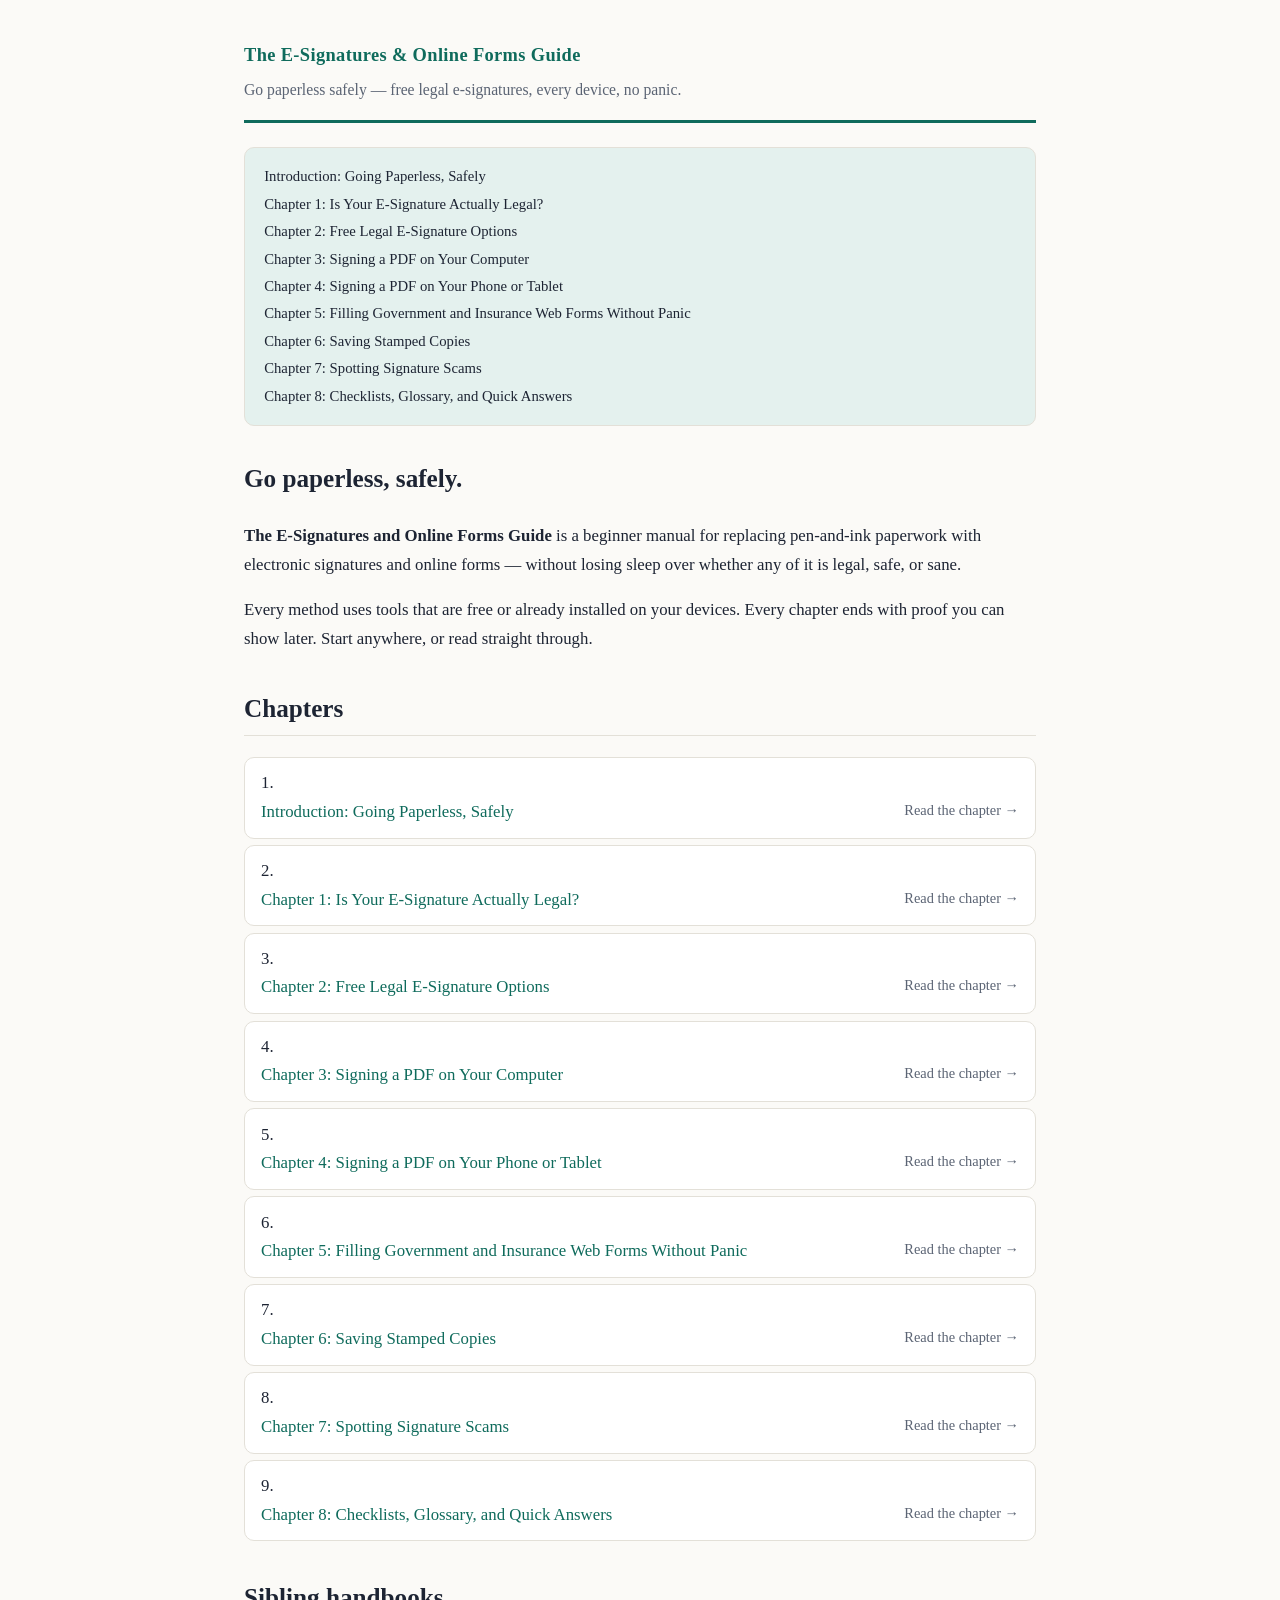
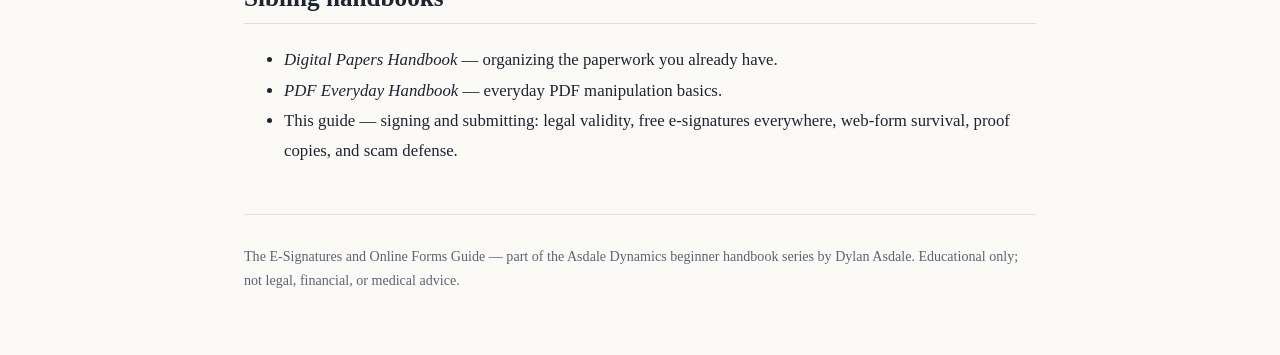
<file: site/index.html>
<!DOCTYPE html>
<html lang="en">
<head>
<meta charset="utf-8">
<meta name="viewport" content="width=device-width, initial-scale=1">
<meta name="description" content="Go paperless safely — free legal e-signatures, every device, no panic.">
<title>The E-Signatures and Online Forms Guide</title>
<link rel="stylesheet" href="style.css">
</head>
<body>
<header class="site-header">
  <p class="brand"><a href="index.html">The E-Signatures &amp; Online Forms Guide</a></p>
  <p class="tagline">Go paperless safely — free legal e-signatures, every device, no panic.</p>
</header>
<nav class="toc" aria-label="Chapters">
  <ul>
    <li><a href="00-introduction.html">Introduction: Going Paperless, Safely</a></li>
    <li><a href="01-esignature-basics.html">Chapter 1: Is Your E-Signature Actually Legal?</a></li>
    <li><a href="02-free-esignature-options.html">Chapter 2: Free Legal E-Signature Options</a></li>
    <li><a href="03-sign-pdf-computer.html">Chapter 3: Signing a PDF on Your Computer</a></li>
    <li><a href="04-sign-pdf-phone.html">Chapter 4: Signing a PDF on Your Phone or Tablet</a></li>
    <li><a href="05-government-insurance-forms.html">Chapter 5: Filling Government and Insurance Web Forms Without Panic</a></li>
    <li><a href="06-saving-stamped-copies.html">Chapter 6: Saving Stamped Copies</a></li>
    <li><a href="07-spotting-signature-scams.html">Chapter 7: Spotting Signature Scams</a></li>
    <li><a href="08-checklists-glossary.html">Chapter 8: Checklists, Glossary, and Quick Answers</a></li>
  </ul>
</nav>
<main>
<section class="intro"><h1>Go paperless, safely.</h1><p><strong>The E-Signatures and Online Forms Guide</strong> is a beginner manual for replacing pen-and-ink paperwork with electronic signatures and online forms &mdash; without losing sleep over whether any of it is legal, safe, or sane.</p><p>Every method uses tools that are free or already installed on your devices. Every chapter ends with proof you can show later. Start anywhere, or read straight through.</p></section><section class="cards"><h2>Chapters</h2><ol class="card-list"><li><a href="00-introduction.html"><span class="chapter-title">Introduction: Going Paperless, Safely</span><span class="chapter-link">Read the chapter &rarr;</span></a></li>
<li><a href="01-esignature-basics.html"><span class="chapter-title">Chapter 1: Is Your E-Signature Actually Legal?</span><span class="chapter-link">Read the chapter &rarr;</span></a></li>
<li><a href="02-free-esignature-options.html"><span class="chapter-title">Chapter 2: Free Legal E-Signature Options</span><span class="chapter-link">Read the chapter &rarr;</span></a></li>
<li><a href="03-sign-pdf-computer.html"><span class="chapter-title">Chapter 3: Signing a PDF on Your Computer</span><span class="chapter-link">Read the chapter &rarr;</span></a></li>
<li><a href="04-sign-pdf-phone.html"><span class="chapter-title">Chapter 4: Signing a PDF on Your Phone or Tablet</span><span class="chapter-link">Read the chapter &rarr;</span></a></li>
<li><a href="05-government-insurance-forms.html"><span class="chapter-title">Chapter 5: Filling Government and Insurance Web Forms Without Panic</span><span class="chapter-link">Read the chapter &rarr;</span></a></li>
<li><a href="06-saving-stamped-copies.html"><span class="chapter-title">Chapter 6: Saving Stamped Copies</span><span class="chapter-link">Read the chapter &rarr;</span></a></li>
<li><a href="07-spotting-signature-scams.html"><span class="chapter-title">Chapter 7: Spotting Signature Scams</span><span class="chapter-link">Read the chapter &rarr;</span></a></li>
<li><a href="08-checklists-glossary.html"><span class="chapter-title">Chapter 8: Checklists, Glossary, and Quick Answers</span><span class="chapter-link">Read the chapter &rarr;</span></a></li></ol></section><section class="siblings"><h2>Sibling handbooks</h2><ul><li><em>Digital Papers Handbook</em> &mdash; organizing the paperwork you already have.</li><li><em>PDF Everyday Handbook</em> &mdash; everyday PDF manipulation basics.</li><li>This guide &mdash; signing and submitting: legal validity, free e-signatures everywhere, web-form survival, proof copies, and scam defense.</li></ul></section>
</main>
<footer><p>The E-Signatures and Online Forms Guide — part of the Asdale Dynamics beginner handbook series by Dylan Asdale. Educational only; not legal, financial, or medical advice.</p></footer>
</body>
</html>
</file>
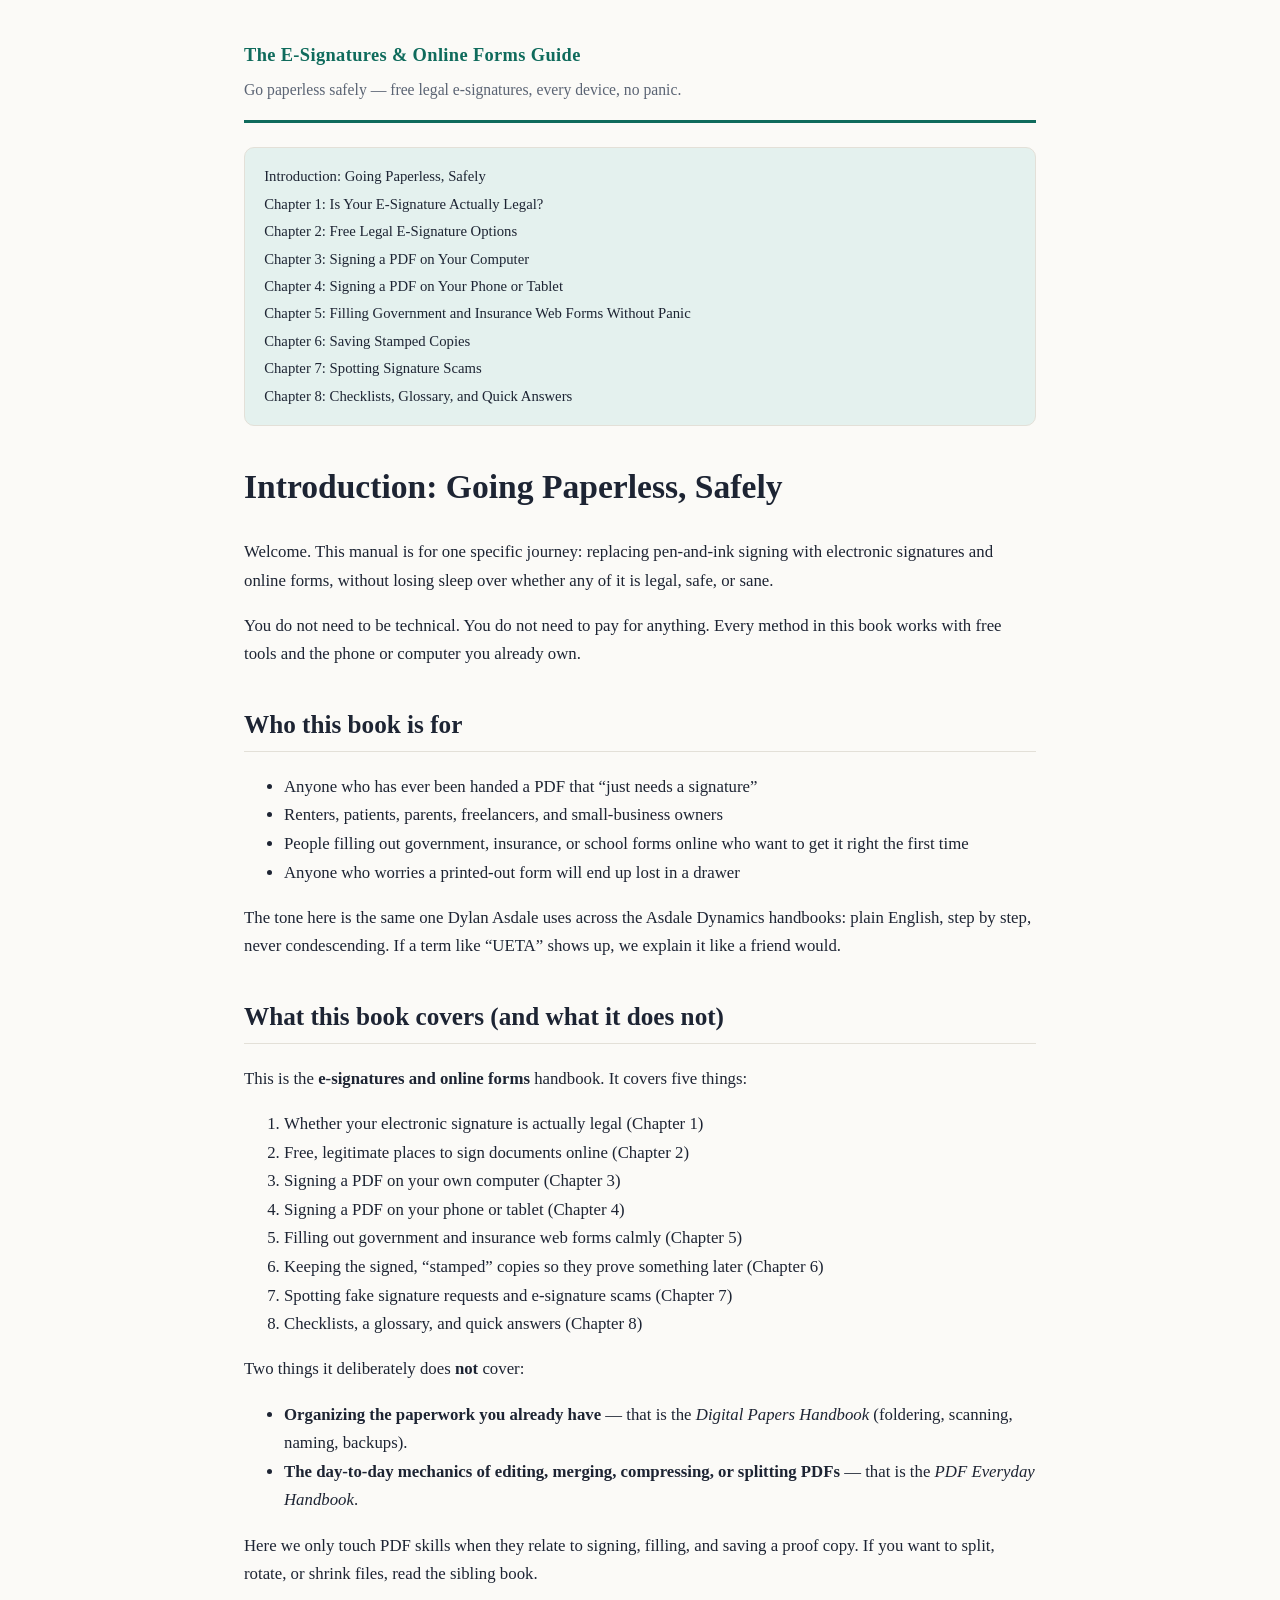
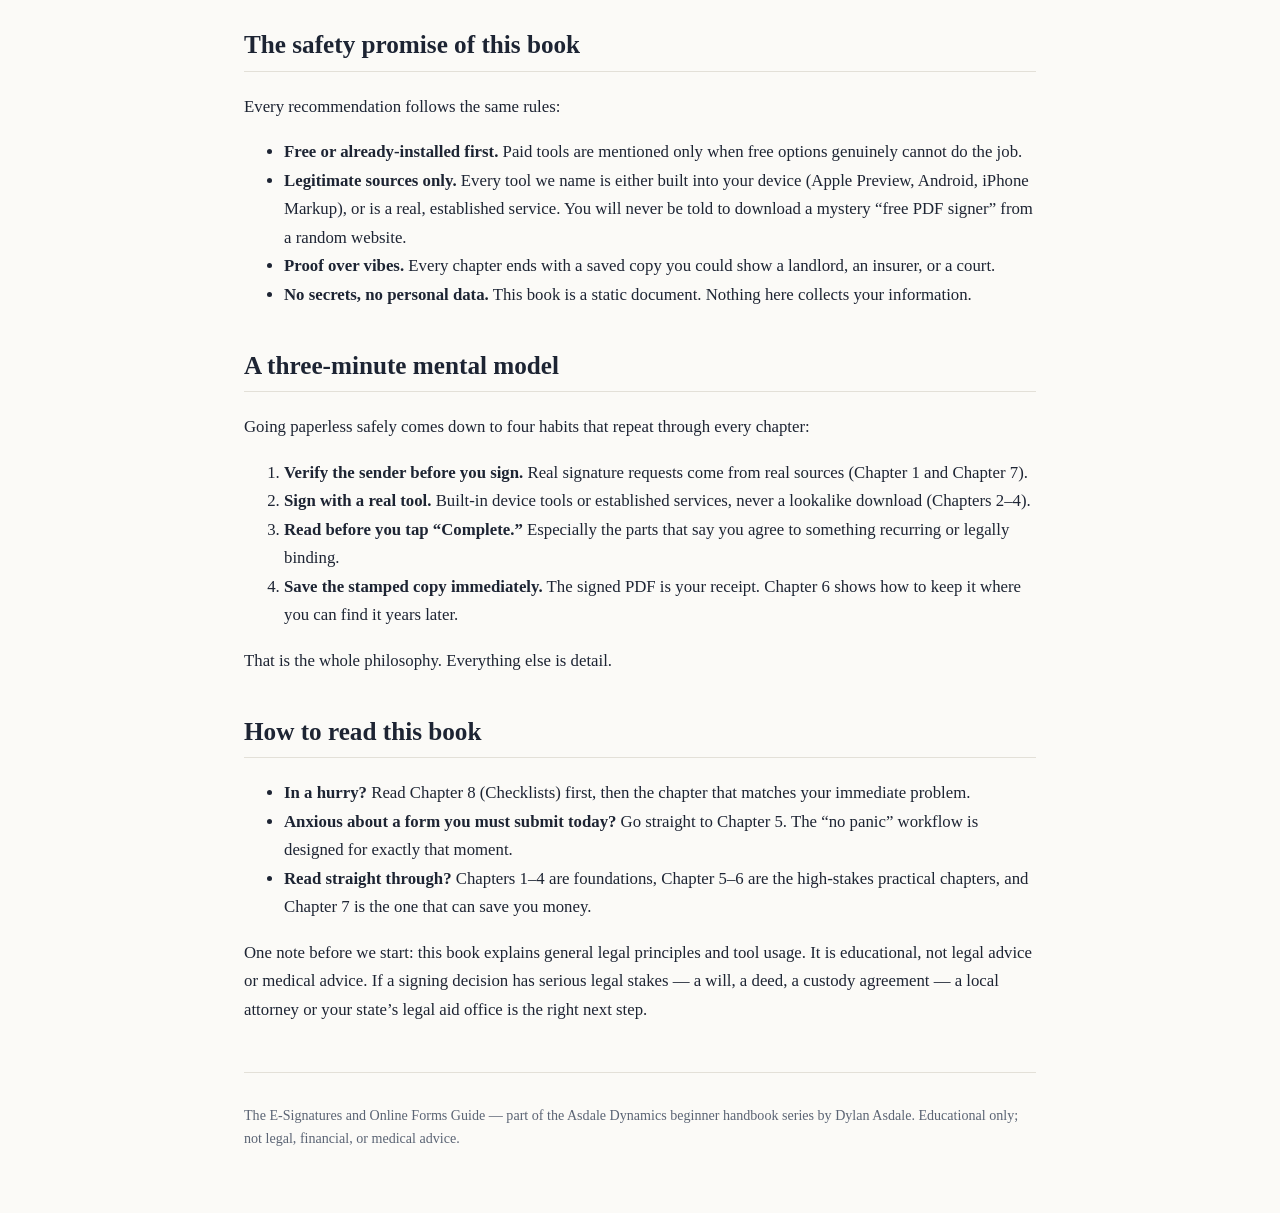
<file: site/00-introduction.html>
<!DOCTYPE html>
<html lang="en">
<head>
<meta charset="utf-8">
<meta name="viewport" content="width=device-width, initial-scale=1">
<meta name="description" content="Introduction: Going Paperless, Safely — Go paperless safely — free legal e-signatures, every device, no panic.">
<title>Introduction: Going Paperless, Safely</title>
<link rel="stylesheet" href="style.css">
</head>
<body>
<header class="site-header">
  <p class="brand"><a href="index.html">The E-Signatures &amp; Online Forms Guide</a></p>
  <p class="tagline">Go paperless safely — free legal e-signatures, every device, no panic.</p>
</header>
<nav class="toc" aria-label="Chapters">
  <ul>
    <li><a href="00-introduction.html">Introduction: Going Paperless, Safely</a></li>
    <li><a href="01-esignature-basics.html">Chapter 1: Is Your E-Signature Actually Legal?</a></li>
    <li><a href="02-free-esignature-options.html">Chapter 2: Free Legal E-Signature Options</a></li>
    <li><a href="03-sign-pdf-computer.html">Chapter 3: Signing a PDF on Your Computer</a></li>
    <li><a href="04-sign-pdf-phone.html">Chapter 4: Signing a PDF on Your Phone or Tablet</a></li>
    <li><a href="05-government-insurance-forms.html">Chapter 5: Filling Government and Insurance Web Forms Without Panic</a></li>
    <li><a href="06-saving-stamped-copies.html">Chapter 6: Saving Stamped Copies</a></li>
    <li><a href="07-spotting-signature-scams.html">Chapter 7: Spotting Signature Scams</a></li>
    <li><a href="08-checklists-glossary.html">Chapter 8: Checklists, Glossary, and Quick Answers</a></li>
  </ul>
</nav>
<main>
<h1>Introduction: Going Paperless, Safely</h1>
<p>Welcome. This manual is for one specific journey: replacing pen-and-ink signing with
electronic signatures and online forms, without losing sleep over whether any of it
is legal, safe, or sane.</p>
<p>You do not need to be technical. You do not need to pay for anything. Every method
in this book works with free tools and the phone or computer you already own.</p>
<h2>Who this book is for</h2>
<ul>
<li>Anyone who has ever been handed a PDF that &ldquo;just needs a signature&rdquo;</li>
<li>Renters, patients, parents, freelancers, and small-business owners</li>
<li>People filling out government, insurance, or school forms online who want to get
  it right the first time</li>
<li>Anyone who worries a printed-out form will end up lost in a drawer</li>
</ul>
<p>The tone here is the same one Dylan Asdale uses across the Asdale Dynamics handbooks:
plain English, step by step, never condescending. If a term like &ldquo;UETA&rdquo; shows up,
we explain it like a friend would.</p>
<h2>What this book covers (and what it does not)</h2>
<p>This is the <strong>e-signatures and online forms</strong> handbook. It covers five things:</p>
<ol>
<li>Whether your electronic signature is actually legal (Chapter 1)</li>
<li>Free, legitimate places to sign documents online (Chapter 2)</li>
<li>Signing a PDF on your own computer (Chapter 3)</li>
<li>Signing a PDF on your phone or tablet (Chapter 4)</li>
<li>Filling out government and insurance web forms calmly (Chapter 5)</li>
<li>Keeping the signed, &ldquo;stamped&rdquo; copies so they prove something later (Chapter 6)</li>
<li>Spotting fake signature requests and e-signature scams (Chapter 7)</li>
<li>Checklists, a glossary, and quick answers (Chapter 8)</li>
</ol>
<p>Two things it deliberately does <strong>not</strong> cover:</p>
<ul>
<li><strong>Organizing the paperwork you already have</strong> — that is the <em>Digital Papers
  Handbook</em> (foldering, scanning, naming, backups).</li>
<li><strong>The day-to-day mechanics of editing, merging, compressing, or splitting PDFs</strong> —
  that is the <em>PDF Everyday Handbook</em>.</li>
</ul>
<p>Here we only touch PDF skills when they relate to signing, filling, and saving a
proof copy. If you want to split, rotate, or shrink files, read the sibling book.</p>
<h2>The safety promise of this book</h2>
<p>Every recommendation follows the same rules:</p>
<ul>
<li><strong>Free or already-installed first.</strong> Paid tools are mentioned only when free
  options genuinely cannot do the job.</li>
<li><strong>Legitimate sources only.</strong> Every tool we name is either built into your device
  (Apple Preview, Android, iPhone Markup), or is a real, established service. You
  will never be told to download a mystery &ldquo;free PDF signer&rdquo; from a random website.</li>
<li><strong>Proof over vibes.</strong> Every chapter ends with a saved copy you could show a
  landlord, an insurer, or a court.</li>
<li><strong>No secrets, no personal data.</strong> This book is a static document. Nothing here
  collects your information.</li>
</ul>
<h2>A three-minute mental model</h2>
<p>Going paperless safely comes down to four habits that repeat through every chapter:</p>
<ol>
<li><strong>Verify the sender before you sign.</strong> Real signature requests come from real
   sources (Chapter 1 and Chapter 7).</li>
<li><strong>Sign with a real tool.</strong> Built-in device tools or established services, never
   a lookalike download (Chapters 2–4).</li>
<li><strong>Read before you tap &ldquo;Complete.&rdquo;</strong> Especially the parts that say you agree to
   something recurring or legally binding.</li>
<li><strong>Save the stamped copy immediately.</strong> The signed PDF is your receipt. Chapter 6
   shows how to keep it where you can find it years later.</li>
</ol>
<p>That is the whole philosophy. Everything else is detail.</p>
<h2>How to read this book</h2>
<ul>
<li><strong>In a hurry?</strong> Read Chapter 8 (Checklists) first, then the chapter that matches
  your immediate problem.</li>
<li><strong>Anxious about a form you must submit today?</strong> Go straight to Chapter 5. The
  &ldquo;no panic&rdquo; workflow is designed for exactly that moment.</li>
<li><strong>Read straight through?</strong> Chapters 1–4 are foundations, Chapter 5–6 are the
  high-stakes practical chapters, and Chapter 7 is the one that can save you money.</li>
</ul>
<p>One note before we start: this book explains general legal principles and tool
usage. It is educational, not legal advice or medical advice. If a signing decision
has serious legal stakes — a will, a deed, a custody agreement — a local attorney
or your state&rsquo;s legal aid office is the right next step.</p>
</main>
<footer><p>The E-Signatures and Online Forms Guide — part of the Asdale Dynamics beginner handbook series by Dylan Asdale. Educational only; not legal, financial, or medical advice.</p></footer>
</body>
</html>
</file>
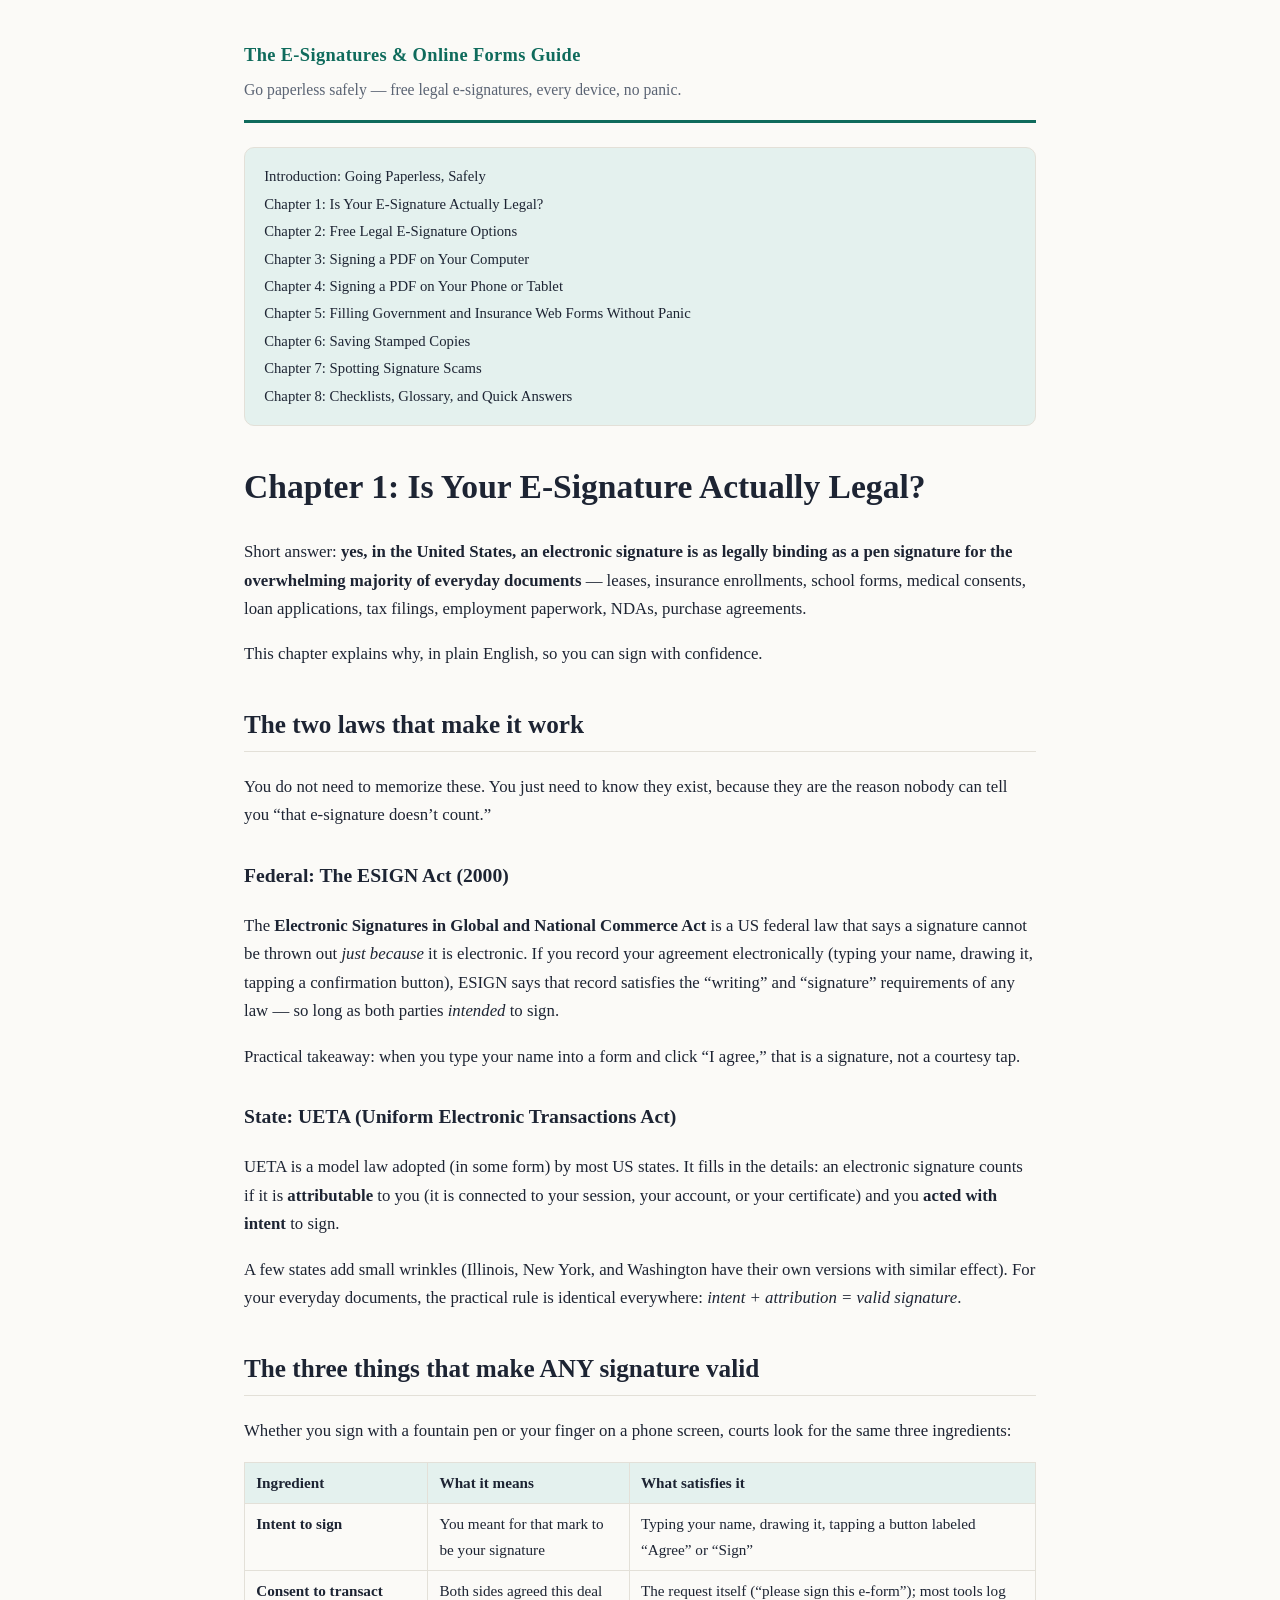
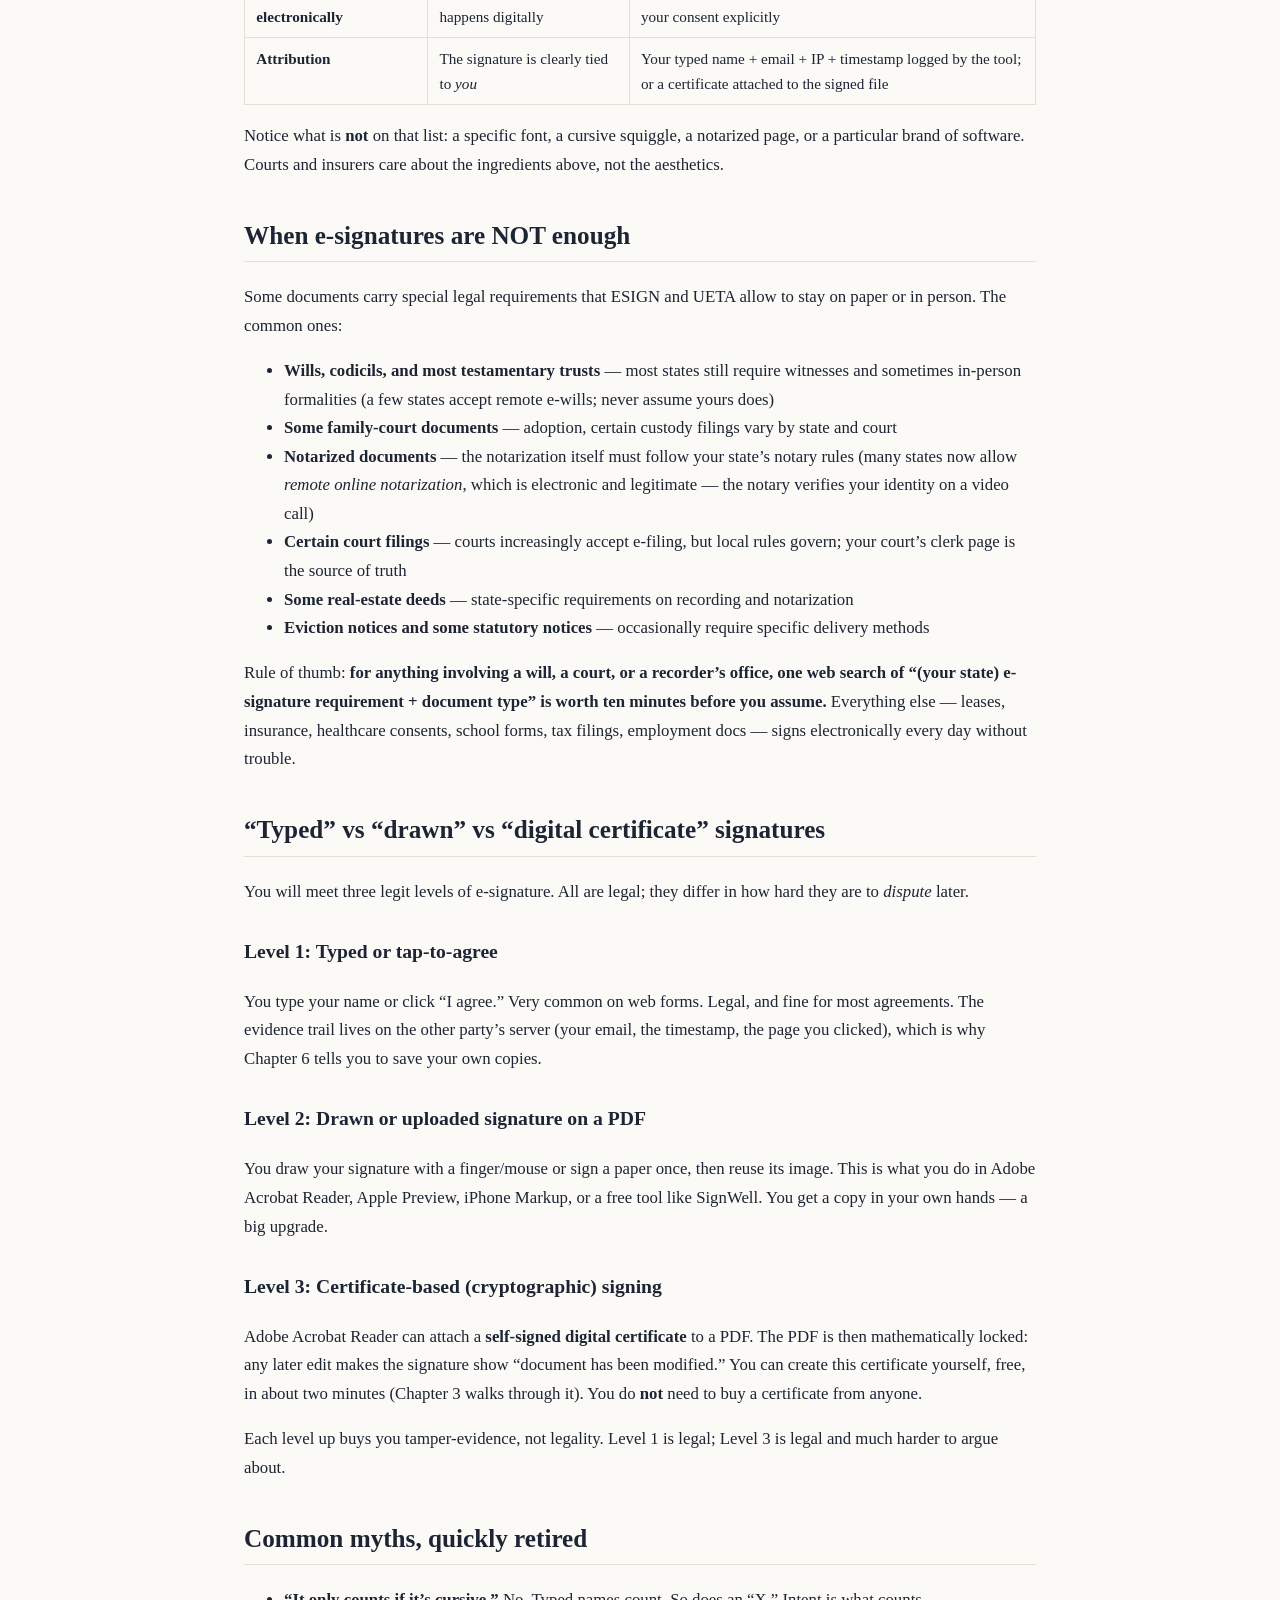
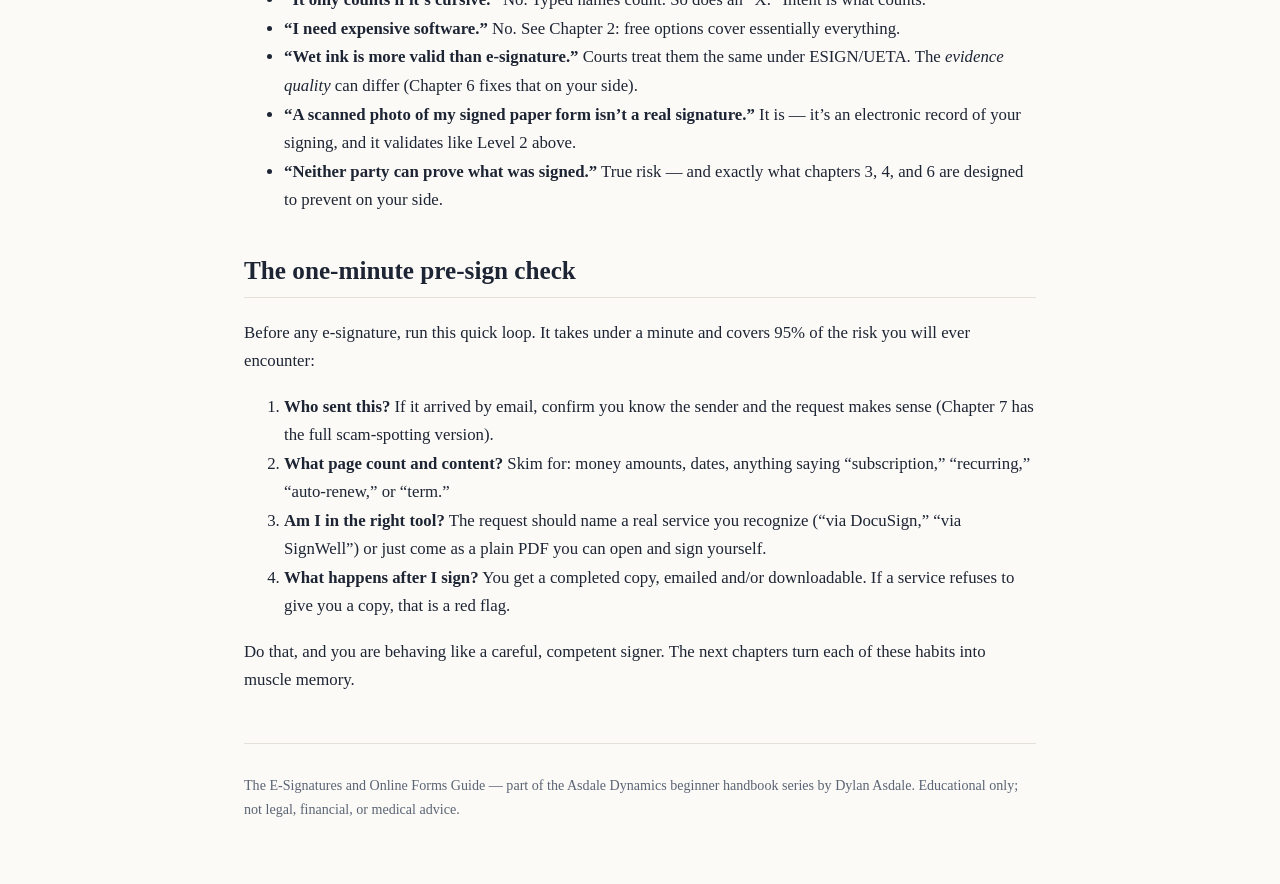
<file: site/01-esignature-basics.html>
<!DOCTYPE html>
<html lang="en">
<head>
<meta charset="utf-8">
<meta name="viewport" content="width=device-width, initial-scale=1">
<meta name="description" content="Chapter 1: Is Your E-Signature Actually Legal? — Go paperless safely — free legal e-signatures, every device, no panic.">
<title>Chapter 1: Is Your E-Signature Actually Legal?</title>
<link rel="stylesheet" href="style.css">
</head>
<body>
<header class="site-header">
  <p class="brand"><a href="index.html">The E-Signatures &amp; Online Forms Guide</a></p>
  <p class="tagline">Go paperless safely — free legal e-signatures, every device, no panic.</p>
</header>
<nav class="toc" aria-label="Chapters">
  <ul>
    <li><a href="00-introduction.html">Introduction: Going Paperless, Safely</a></li>
    <li><a href="01-esignature-basics.html">Chapter 1: Is Your E-Signature Actually Legal?</a></li>
    <li><a href="02-free-esignature-options.html">Chapter 2: Free Legal E-Signature Options</a></li>
    <li><a href="03-sign-pdf-computer.html">Chapter 3: Signing a PDF on Your Computer</a></li>
    <li><a href="04-sign-pdf-phone.html">Chapter 4: Signing a PDF on Your Phone or Tablet</a></li>
    <li><a href="05-government-insurance-forms.html">Chapter 5: Filling Government and Insurance Web Forms Without Panic</a></li>
    <li><a href="06-saving-stamped-copies.html">Chapter 6: Saving Stamped Copies</a></li>
    <li><a href="07-spotting-signature-scams.html">Chapter 7: Spotting Signature Scams</a></li>
    <li><a href="08-checklists-glossary.html">Chapter 8: Checklists, Glossary, and Quick Answers</a></li>
  </ul>
</nav>
<main>
<h1>Chapter 1: Is Your E-Signature Actually Legal?</h1>
<p>Short answer: <strong>yes, in the United States, an electronic signature is as legally
binding as a pen signature for the overwhelming majority of everyday documents</strong> —
leases, insurance enrollments, school forms, medical consents, loan applications,
tax filings, employment paperwork, NDAs, purchase agreements.</p>
<p>This chapter explains why, in plain English, so you can sign with confidence.</p>
<h2>The two laws that make it work</h2>
<p>You do not need to memorize these. You just need to know they exist, because they
are the reason nobody can tell you &ldquo;that e-signature doesn&rsquo;t count.&rdquo;</p>
<h3>Federal: The ESIGN Act (2000)</h3>
<p>The <strong>Electronic Signatures in Global and National Commerce Act</strong> is a US federal
law that says a signature cannot be thrown out <em>just because</em> it is electronic.
If you record your agreement electronically (typing your name, drawing it, tapping
a confirmation button), ESIGN says that record satisfies the &ldquo;writing&rdquo; and
&ldquo;signature&rdquo; requirements of any law — so long as both parties <em>intended</em> to sign.</p>
<p>Practical takeaway: when you type your name into a form and click &ldquo;I agree,&rdquo; that
is a signature, not a courtesy tap.</p>
<h3>State: UETA (Uniform Electronic Transactions Act)</h3>
<p>UETA is a model law adopted (in some form) by most US states. It fills in the
details: an electronic signature counts if it is <strong>attributable</strong> to you (it is
connected to your session, your account, or your certificate) and you
<strong>acted with intent</strong> to sign.</p>
<p>A few states add small wrinkles (Illinois, New York, and Washington have their own
versions with similar effect). For your everyday documents, the practical rule is
identical everywhere: <em>intent + attribution = valid signature</em>.</p>
<h2>The three things that make ANY signature valid</h2>
<p>Whether you sign with a fountain pen or your finger on a phone screen, courts look
for the same three ingredients:</p>
<table>
<thead>
<tr>
<th>Ingredient</th>
<th>What it means</th>
<th>What satisfies it</th>
</tr>
</thead>
<tbody>
<tr>
<td><strong>Intent to sign</strong></td>
<td>You meant for that mark to be your signature</td>
<td>Typing your name, drawing it, tapping a button labeled &ldquo;Agree&rdquo; or &ldquo;Sign&rdquo;</td>
</tr>
<tr>
<td><strong>Consent to transact electronically</strong></td>
<td>Both sides agreed this deal happens digitally</td>
<td>The request itself (&ldquo;please sign this e-form&rdquo;); most tools log your consent explicitly</td>
</tr>
<tr>
<td><strong>Attribution</strong></td>
<td>The signature is clearly tied to <em>you</em></td>
<td>Your typed name + email + IP + timestamp logged by the tool; or a certificate attached to the signed file</td>
</tr>
</tbody>
</table>
<p>Notice what is <strong>not</strong> on that list: a specific font, a cursive squiggle, a
notarized page, or a particular brand of software. Courts and insurers care about
the ingredients above, not the aesthetics.</p>
<h2>When e-signatures are NOT enough</h2>
<p>Some documents carry special legal requirements that ESIGN and UETA allow to stay
on paper or in person. The common ones:</p>
<ul>
<li><strong>Wills, codicils, and most testamentary trusts</strong> — most states still require
  witnesses and sometimes in-person formalities (a few states accept remote
  e-wills; never assume yours does)</li>
<li><strong>Some family-court documents</strong> — adoption, certain custody filings vary by
  state and court</li>
<li><strong>Notarized documents</strong> — the notarization itself must follow your state&rsquo;s
  notary rules (many states now allow <em>remote online notarization</em>, which is
  electronic and legitimate — the notary verifies your identity on a video call)</li>
<li><strong>Certain court filings</strong> — courts increasingly accept e-filing, but local rules
  govern; your court&rsquo;s clerk page is the source of truth</li>
<li><strong>Some real-estate deeds</strong> — state-specific requirements on recording and notarization</li>
<li><strong>Eviction notices and some statutory notices</strong> — occasionally require specific
  delivery methods</li>
</ul>
<p>Rule of thumb: <strong>for anything involving a will, a court, or a recorder&rsquo;s office,
one web search of &ldquo;(your state) e-signature requirement + document type&rdquo; is worth
ten minutes before you assume.</strong> Everything else — leases, insurance, healthcare
consents, school forms, tax filings, employment docs — signs electronically every
day without trouble.</p>
<h2>&ldquo;Typed&rdquo; vs &ldquo;drawn&rdquo; vs &ldquo;digital certificate&rdquo; signatures</h2>
<p>You will meet three legit levels of e-signature. All are legal; they differ in how
hard they are to <em>dispute</em> later.</p>
<h3>Level 1: Typed or tap-to-agree</h3>
<p>You type your name or click &ldquo;I agree.&rdquo; Very common on web forms. Legal, and fine
for most agreements. The evidence trail lives on the other party&rsquo;s server (your
email, the timestamp, the page you clicked), which is why Chapter 6 tells you to
save your own copies.</p>
<h3>Level 2: Drawn or uploaded signature on a PDF</h3>
<p>You draw your signature with a finger/mouse or sign a paper once, then reuse its
image. This is what you do in Adobe Acrobat Reader, Apple Preview, iPhone Markup,
or a free tool like SignWell. You get a copy in your own hands — a big upgrade.</p>
<h3>Level 3: Certificate-based (cryptographic) signing</h3>
<p>Adobe Acrobat Reader can attach a <strong>self-signed digital certificate</strong> to a PDF.
The PDF is then mathematically locked: any later edit makes the signature show
&ldquo;document has been modified.&rdquo; You can create this certificate yourself, free,
in about two minutes (Chapter 3 walks through it). You do <strong>not</strong> need to buy a
certificate from anyone.</p>
<p>Each level up buys you tamper-evidence, not legality. Level 1 is legal; Level 3
is legal and much harder to argue about.</p>
<h2>Common myths, quickly retired</h2>
<ul>
<li><strong>&ldquo;It only counts if it&rsquo;s cursive.&rdquo;</strong> No. Typed names count. So does an &ldquo;X.&rdquo;
  Intent is what counts.</li>
<li><strong>&ldquo;I need expensive software.&rdquo;</strong> No. See Chapter 2: free options cover
  essentially everything.</li>
<li><strong>&ldquo;Wet ink is more valid than e-signature.&rdquo;</strong> Courts treat them the same under
  ESIGN/UETA. The <em>evidence quality</em> can differ (Chapter 6 fixes that on your side).</li>
<li><strong>&ldquo;A scanned photo of my signed paper form isn&rsquo;t a real signature.&rdquo;</strong> It is —
  it&rsquo;s an electronic record of your signing, and it validates like Level 2 above.</li>
<li><strong>&ldquo;Neither party can prove what was signed.&rdquo;</strong> True risk — and exactly what
  chapters 3, 4, and 6 are designed to prevent on your side.</li>
</ul>
<h2>The one-minute pre-sign check</h2>
<p>Before any e-signature, run this quick loop. It takes under a minute and covers
95% of the risk you will ever encounter:</p>
<ol>
<li><strong>Who sent this?</strong> If it arrived by email, confirm you know the sender and the
   request makes sense (Chapter 7 has the full scam-spotting version).</li>
<li><strong>What page count and content?</strong> Skim for: money amounts, dates, anything
   saying &ldquo;subscription,&rdquo; &ldquo;recurring,&rdquo; &ldquo;auto-renew,&rdquo; or &ldquo;term.&rdquo;</li>
<li><strong>Am I in the right tool?</strong> The request should name a real service you
   recognize (&ldquo;via DocuSign,&rdquo; &ldquo;via SignWell&rdquo;) or just come as a plain PDF you can
   open and sign yourself.</li>
<li><strong>What happens after I sign?</strong> You get a completed copy, emailed and/or
   downloadable. If a service refuses to give you a copy, that is a red flag.</li>
</ol>
<p>Do that, and you are behaving like a careful, competent signer. The next chapters
turn each of these habits into muscle memory.</p>
</main>
<footer><p>The E-Signatures and Online Forms Guide — part of the Asdale Dynamics beginner handbook series by Dylan Asdale. Educational only; not legal, financial, or medical advice.</p></footer>
</body>
</html>
</file>
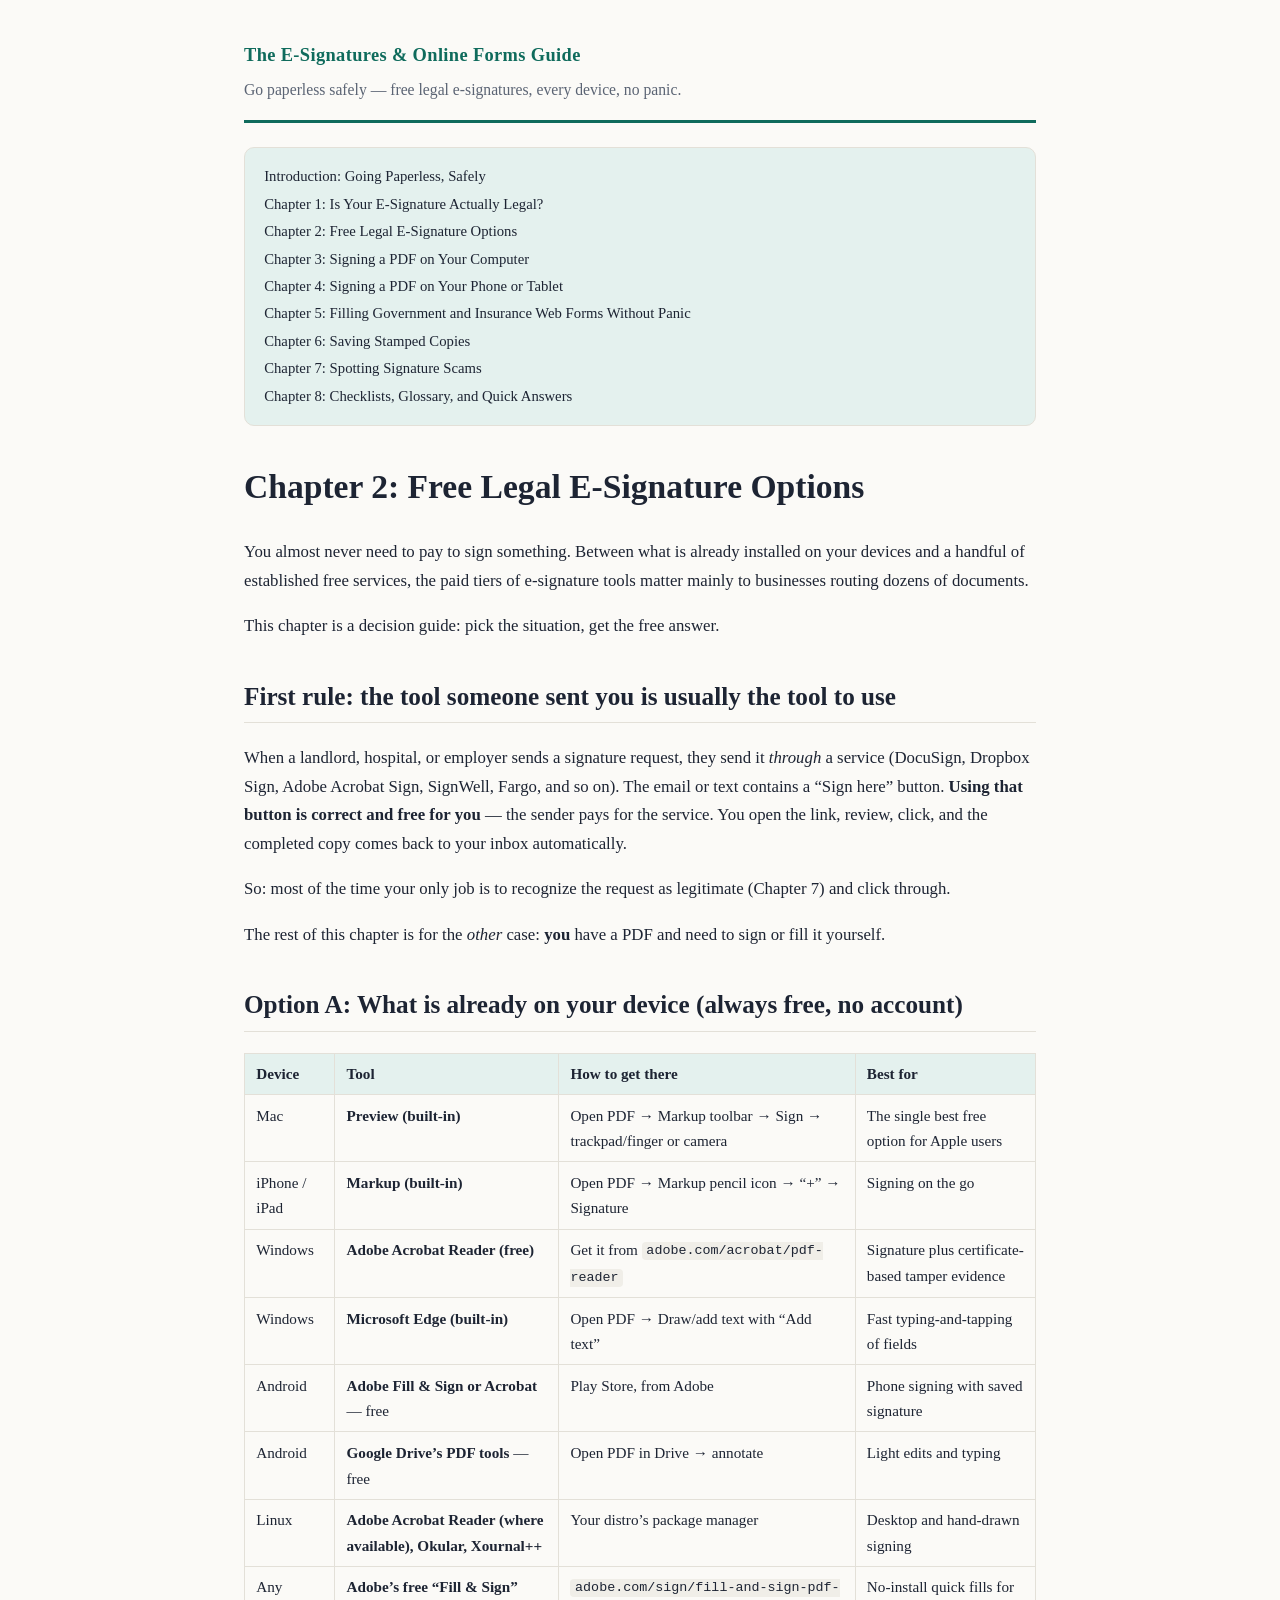
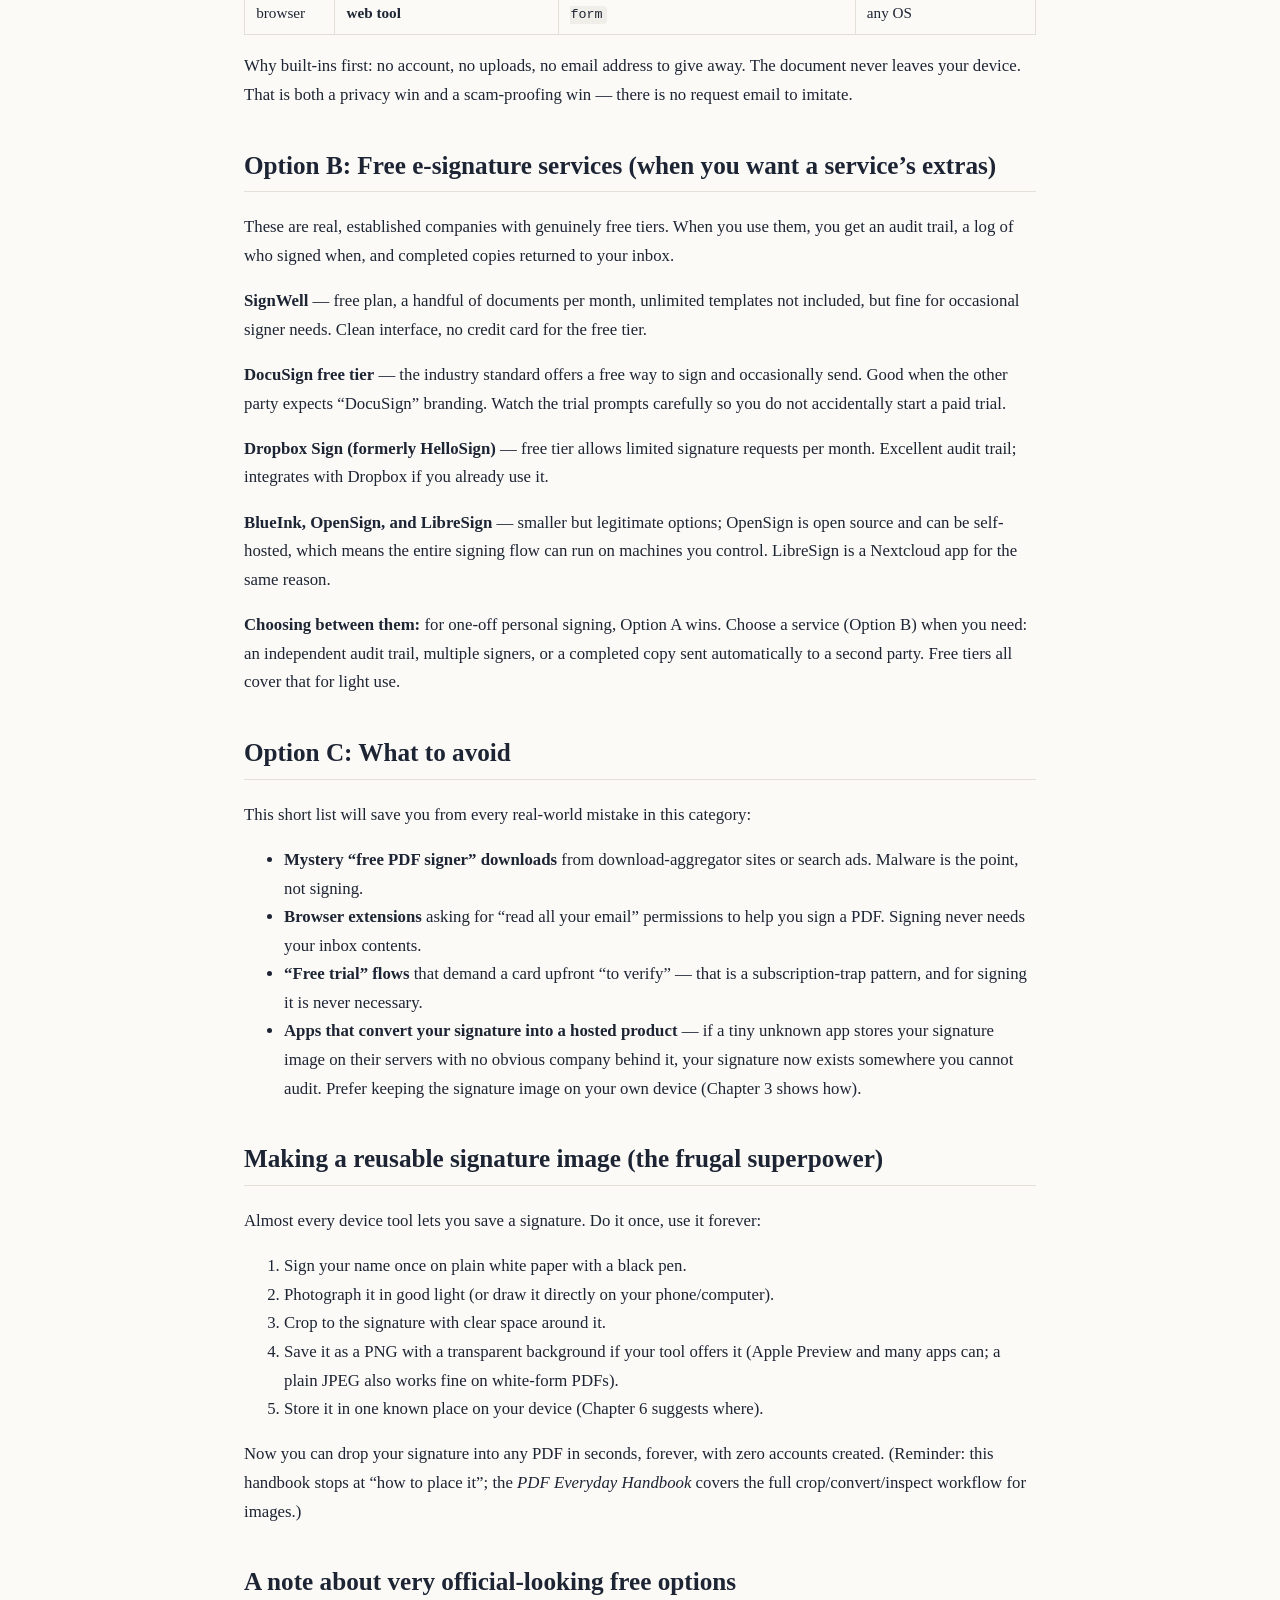
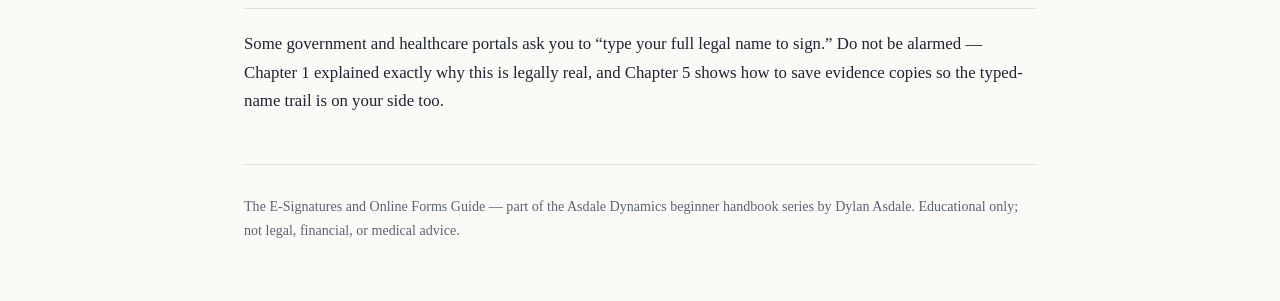
<file: site/02-free-esignature-options.html>
<!DOCTYPE html>
<html lang="en">
<head>
<meta charset="utf-8">
<meta name="viewport" content="width=device-width, initial-scale=1">
<meta name="description" content="Chapter 2: Free Legal E-Signature Options — Go paperless safely — free legal e-signatures, every device, no panic.">
<title>Chapter 2: Free Legal E-Signature Options</title>
<link rel="stylesheet" href="style.css">
</head>
<body>
<header class="site-header">
  <p class="brand"><a href="index.html">The E-Signatures &amp; Online Forms Guide</a></p>
  <p class="tagline">Go paperless safely — free legal e-signatures, every device, no panic.</p>
</header>
<nav class="toc" aria-label="Chapters">
  <ul>
    <li><a href="00-introduction.html">Introduction: Going Paperless, Safely</a></li>
    <li><a href="01-esignature-basics.html">Chapter 1: Is Your E-Signature Actually Legal?</a></li>
    <li><a href="02-free-esignature-options.html">Chapter 2: Free Legal E-Signature Options</a></li>
    <li><a href="03-sign-pdf-computer.html">Chapter 3: Signing a PDF on Your Computer</a></li>
    <li><a href="04-sign-pdf-phone.html">Chapter 4: Signing a PDF on Your Phone or Tablet</a></li>
    <li><a href="05-government-insurance-forms.html">Chapter 5: Filling Government and Insurance Web Forms Without Panic</a></li>
    <li><a href="06-saving-stamped-copies.html">Chapter 6: Saving Stamped Copies</a></li>
    <li><a href="07-spotting-signature-scams.html">Chapter 7: Spotting Signature Scams</a></li>
    <li><a href="08-checklists-glossary.html">Chapter 8: Checklists, Glossary, and Quick Answers</a></li>
  </ul>
</nav>
<main>
<h1>Chapter 2: Free Legal E-Signature Options</h1>
<p>You almost never need to pay to sign something. Between what is already installed
on your devices and a handful of established free services, the paid tiers of
e-signature tools matter mainly to businesses routing dozens of documents.</p>
<p>This chapter is a decision guide: pick the situation, get the free answer.</p>
<h2>First rule: the tool someone sent you is usually the tool to use</h2>
<p>When a landlord, hospital, or employer sends a signature request, they send it
<em>through</em> a service (DocuSign, Dropbox Sign, Adobe Acrobat Sign, SignWell, Fargo,
and so on). The email or text contains a &ldquo;Sign here&rdquo; button. <strong>Using that button
is correct and free for you</strong> — the sender pays for the service. You open the link,
review, click, and the completed copy comes back to your inbox automatically.</p>
<p>So: most of the time your only job is to recognize the request as legitimate
(Chapter 7) and click through.</p>
<p>The rest of this chapter is for the <em>other</em> case: <strong>you</strong> have a PDF and need to
sign or fill it yourself.</p>
<h2>Option A: What is already on your device (always free, no account)</h2>
<table>
<thead>
<tr>
<th>Device</th>
<th>Tool</th>
<th>How to get there</th>
<th>Best for</th>
</tr>
</thead>
<tbody>
<tr>
<td>Mac</td>
<td><strong>Preview (built-in)</strong></td>
<td>Open PDF → Markup toolbar → Sign → trackpad/finger or camera</td>
<td>The single best free option for Apple users</td>
</tr>
<tr>
<td>iPhone / iPad</td>
<td><strong>Markup (built-in)</strong></td>
<td>Open PDF → Markup pencil icon → &ldquo;+&rdquo; → Signature</td>
<td>Signing on the go</td>
</tr>
<tr>
<td>Windows</td>
<td><strong>Adobe Acrobat Reader (free)</strong></td>
<td>Get it from <code>adobe.com/acrobat/pdf-reader</code></td>
<td>Signature plus certificate-based tamper evidence</td>
</tr>
<tr>
<td>Windows</td>
<td><strong>Microsoft Edge (built-in)</strong></td>
<td>Open PDF → Draw/add text with &ldquo;Add text&rdquo;</td>
<td>Fast typing-and-tapping of fields</td>
</tr>
<tr>
<td>Android</td>
<td><strong>Adobe Fill &amp; Sign or Acrobat</strong> — free</td>
<td>Play Store, from Adobe</td>
<td>Phone signing with saved signature</td>
</tr>
<tr>
<td>Android</td>
<td><strong>Google Drive&rsquo;s PDF tools</strong> — free</td>
<td>Open PDF in Drive → annotate</td>
<td>Light edits and typing</td>
</tr>
<tr>
<td>Linux</td>
<td><strong>Adobe Acrobat Reader (where available), Okular, Xournal++</strong></td>
<td>Your distro&rsquo;s package manager</td>
<td>Desktop and hand-drawn signing</td>
</tr>
<tr>
<td>Any browser</td>
<td><strong>Adobe&rsquo;s free &ldquo;Fill &amp; Sign&rdquo; web tool</strong></td>
<td><code>adobe.com/sign/fill-and-sign-pdf-form</code></td>
<td>No-install quick fills for any OS</td>
</tr>
</tbody>
</table>
<p>Why built-ins first: no account, no uploads, no email address to give away. The
document never leaves your device. That is both a privacy win and a scam-proofing
win — there is no request email to imitate.</p>
<h2>Option B: Free e-signature services (when you want a service&rsquo;s extras)</h2>
<p>These are real, established companies with genuinely free tiers. When you use
them, you get an audit trail, a log of who signed when, and completed copies
returned to your inbox.</p>
<p><strong>SignWell</strong> — free plan, a handful of documents per month, unlimited templates
not included, but fine for occasional signer needs. Clean interface, no credit
card for the free tier.</p>
<p><strong>DocuSign free tier</strong> — the industry standard offers a free way to sign and
occasionally send. Good when the other party expects &ldquo;DocuSign&rdquo; branding. Watch
the trial prompts carefully so you do not accidentally start a paid trial.</p>
<p><strong>Dropbox Sign (formerly HelloSign)</strong> — free tier allows limited signature
requests per month. Excellent audit trail; integrates with Dropbox if you already
use it.</p>
<p><strong>BlueInk, OpenSign, and LibreSign</strong> — smaller but legitimate options; OpenSign is
open source and can be self-hosted, which means the entire signing flow can run on
machines you control. LibreSign is a Nextcloud app for the same reason.</p>
<p><strong>Choosing between them:</strong> for one-off personal signing, Option A wins. Choose a
service (Option B) when you need: an independent audit trail, multiple signers, or
a completed copy sent automatically to a second party. Free tiers all cover that
for light use.</p>
<h2>Option C: What to avoid</h2>
<p>This short list will save you from every real-world mistake in this category:</p>
<ul>
<li><strong>Mystery &ldquo;free PDF signer&rdquo; downloads</strong> from download-aggregator sites or
  search ads. Malware is the point, not signing.</li>
<li><strong>Browser extensions</strong> asking for &ldquo;read all your email&rdquo; permissions to help you
  sign a PDF. Signing never needs your inbox contents.</li>
<li><strong>&ldquo;Free trial&rdquo; flows</strong> that demand a card upfront &ldquo;to verify&rdquo; — that is a
  subscription-trap pattern, and for signing it is never necessary.</li>
<li><strong>Apps that convert your signature into a hosted product</strong> — if a tiny unknown
  app stores your signature image on their servers with no obvious company behind
  it, your signature now exists somewhere you cannot audit. Prefer keeping the
  signature image on your own device (Chapter 3 shows how).</li>
</ul>
<h2>Making a reusable signature image (the frugal superpower)</h2>
<p>Almost every device tool lets you save a signature. Do it once, use it forever:</p>
<ol>
<li>Sign your name once on plain white paper with a black pen.</li>
<li>Photograph it in good light (or draw it directly on your phone/computer).</li>
<li>Crop to the signature with clear space around it.</li>
<li>Save it as a PNG with a transparent background if your tool offers it (Apple
   Preview and many apps can; a plain JPEG also works fine on white-form PDFs).</li>
<li>Store it in one known place on your device (Chapter 6 suggests where).</li>
</ol>
<p>Now you can drop your signature into any PDF in seconds, forever, with zero
accounts created. (Reminder: this handbook stops at &ldquo;how to place it&rdquo;; the <em>PDF
Everyday Handbook</em> covers the full crop/convert/inspect workflow for images.)</p>
<h2>A note about very official-looking free options</h2>
<p>Some government and healthcare portals ask you to &ldquo;type your full legal name to
sign.&rdquo; Do not be alarmed — Chapter 1 explained exactly why this is legally real,
and Chapter 5 shows how to save evidence copies so the typed-name trail is on your
side too.</p>
</main>
<footer><p>The E-Signatures and Online Forms Guide — part of the Asdale Dynamics beginner handbook series by Dylan Asdale. Educational only; not legal, financial, or medical advice.</p></footer>
</body>
</html>
</file>
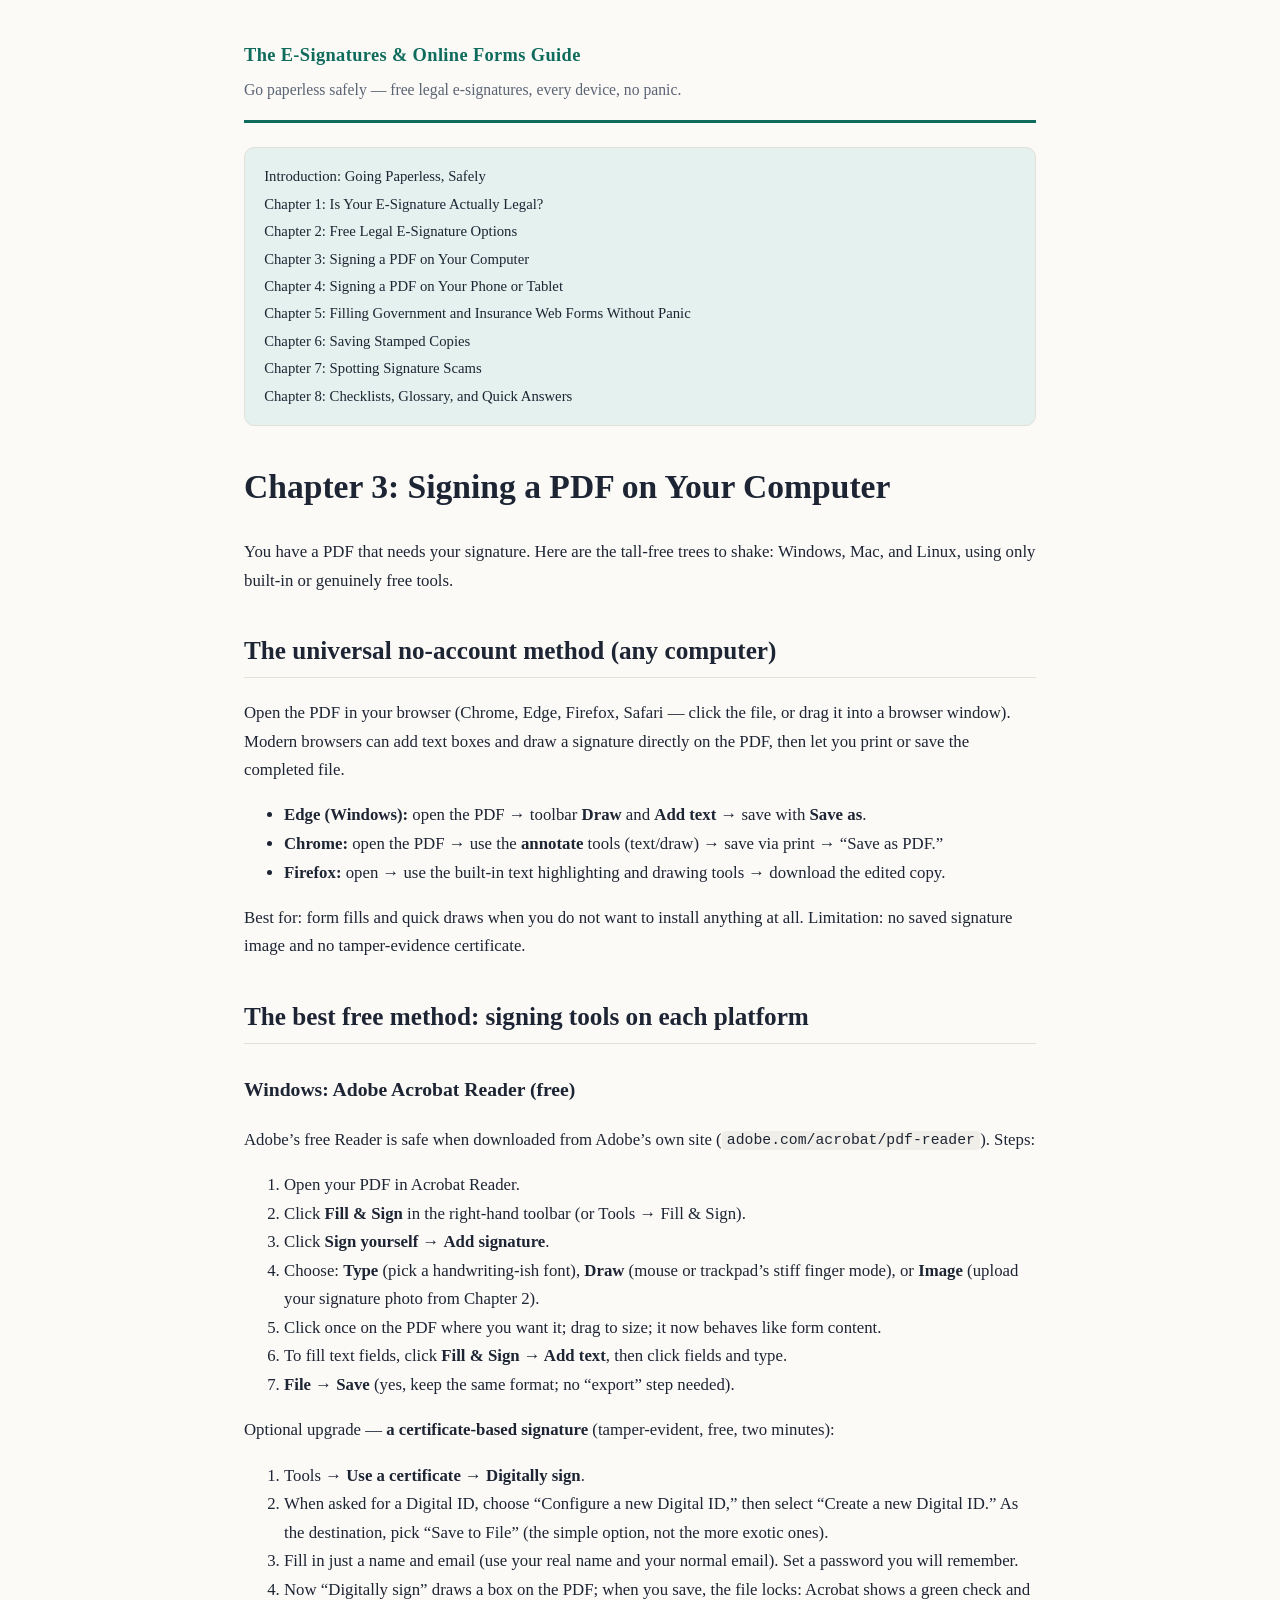
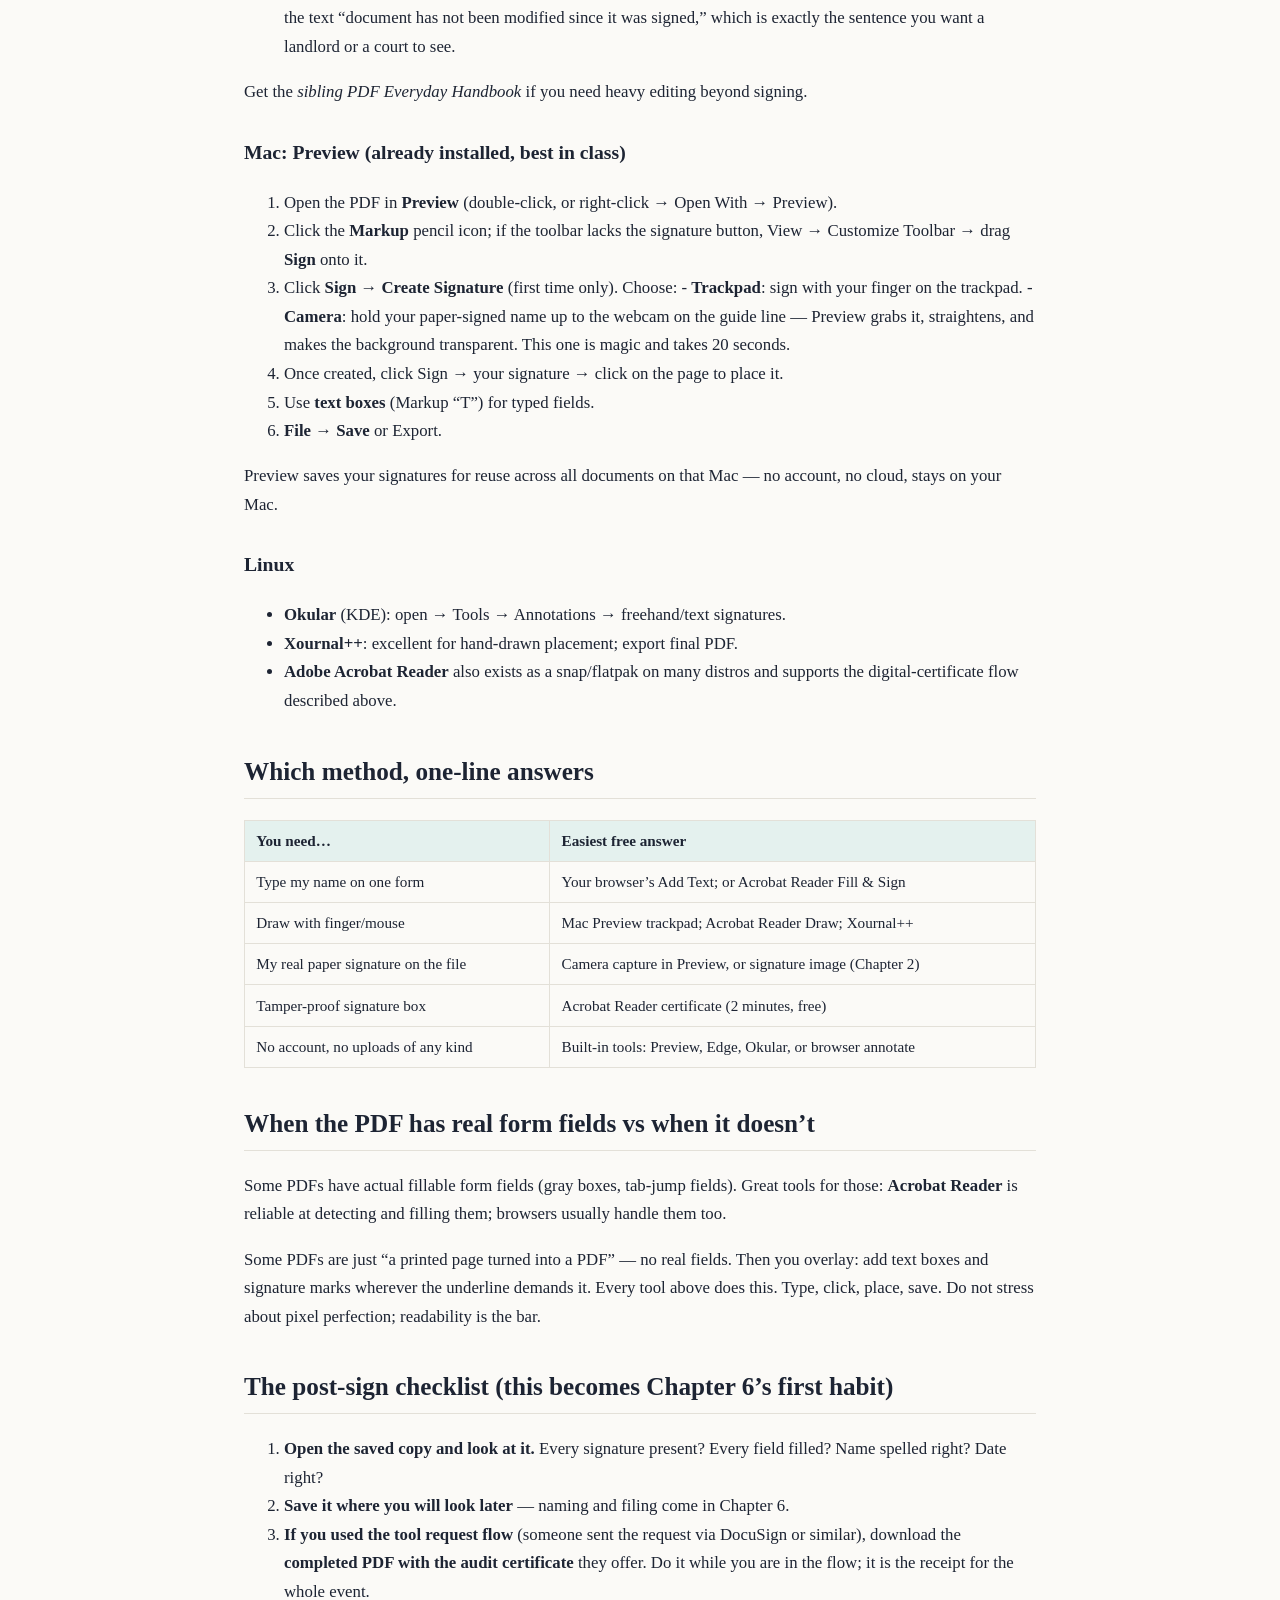
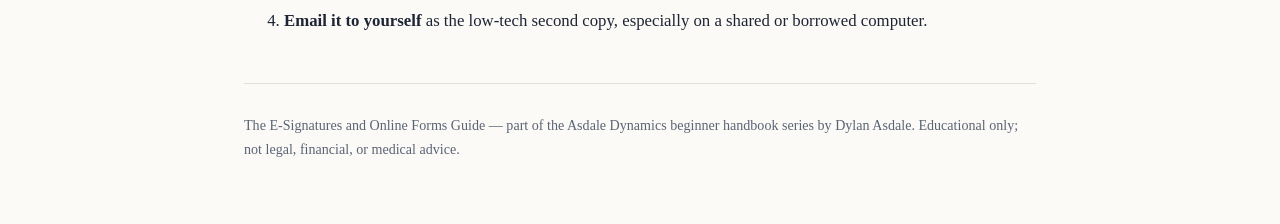
<file: site/03-sign-pdf-computer.html>
<!DOCTYPE html>
<html lang="en">
<head>
<meta charset="utf-8">
<meta name="viewport" content="width=device-width, initial-scale=1">
<meta name="description" content="Chapter 3: Signing a PDF on Your Computer — Go paperless safely — free legal e-signatures, every device, no panic.">
<title>Chapter 3: Signing a PDF on Your Computer</title>
<link rel="stylesheet" href="style.css">
</head>
<body>
<header class="site-header">
  <p class="brand"><a href="index.html">The E-Signatures &amp; Online Forms Guide</a></p>
  <p class="tagline">Go paperless safely — free legal e-signatures, every device, no panic.</p>
</header>
<nav class="toc" aria-label="Chapters">
  <ul>
    <li><a href="00-introduction.html">Introduction: Going Paperless, Safely</a></li>
    <li><a href="01-esignature-basics.html">Chapter 1: Is Your E-Signature Actually Legal?</a></li>
    <li><a href="02-free-esignature-options.html">Chapter 2: Free Legal E-Signature Options</a></li>
    <li><a href="03-sign-pdf-computer.html">Chapter 3: Signing a PDF on Your Computer</a></li>
    <li><a href="04-sign-pdf-phone.html">Chapter 4: Signing a PDF on Your Phone or Tablet</a></li>
    <li><a href="05-government-insurance-forms.html">Chapter 5: Filling Government and Insurance Web Forms Without Panic</a></li>
    <li><a href="06-saving-stamped-copies.html">Chapter 6: Saving Stamped Copies</a></li>
    <li><a href="07-spotting-signature-scams.html">Chapter 7: Spotting Signature Scams</a></li>
    <li><a href="08-checklists-glossary.html">Chapter 8: Checklists, Glossary, and Quick Answers</a></li>
  </ul>
</nav>
<main>
<h1>Chapter 3: Signing a PDF on Your Computer</h1>
<p>You have a PDF that needs your signature. Here are the tall-free trees to shake:
Windows, Mac, and Linux, using only built-in or genuinely free tools.</p>
<h2>The universal no-account method (any computer)</h2>
<p>Open the PDF in your browser (Chrome, Edge, Firefox, Safari — click the file, or
drag it into a browser window). Modern browsers can add text boxes and draw a
signature directly on the PDF, then let you print or save the completed file.</p>
<ul>
<li><strong>Edge (Windows):</strong> open the PDF → toolbar <strong>Draw</strong> and <strong>Add text</strong> → save
  with <strong>Save as</strong>.</li>
<li><strong>Chrome:</strong> open the PDF → use the <strong>annotate</strong> tools (text/draw) → save via
  print → &ldquo;Save as PDF.&rdquo;</li>
<li><strong>Firefox:</strong> open → use the built-in text highlighting and drawing tools →
  download the edited copy.</li>
</ul>
<p>Best for: form fills and quick draws when you do not want to install anything at
all. Limitation: no saved signature image and no tamper-evidence certificate.</p>
<h2>The best free method: signing tools on each platform</h2>
<h3>Windows: Adobe Acrobat Reader (free)</h3>
<p>Adobe&rsquo;s free Reader is safe when downloaded from Adobe&rsquo;s own site
(<code>adobe.com/acrobat/pdf-reader</code>). Steps:</p>
<ol>
<li>Open your PDF in Acrobat Reader.</li>
<li>Click <strong>Fill &amp; Sign</strong> in the right-hand toolbar (or Tools → Fill &amp; Sign).</li>
<li>Click <strong>Sign yourself</strong> → <strong>Add signature</strong>.</li>
<li>Choose: <strong>Type</strong> (pick a handwriting-ish font), <strong>Draw</strong> (mouse or trackpad&rsquo;s stiff
   finger mode), or <strong>Image</strong> (upload your signature photo from Chapter 2).</li>
<li>Click once on the PDF where you want it; drag to size; it now behaves like
   form content.</li>
<li>To fill text fields, click <strong>Fill &amp; Sign → Add text</strong>, then click fields and type.</li>
<li><strong>File → Save</strong> (yes, keep the same format; no &ldquo;export&rdquo; step needed).</li>
</ol>
<p>Optional upgrade — <strong>a certificate-based signature</strong> (tamper-evident, free, two
minutes):</p>
<ol>
<li>Tools → <strong>Use a certificate</strong> → <strong>Digitally sign</strong>.</li>
<li>When asked for a Digital ID, choose &ldquo;Configure a new Digital ID,&rdquo; then select
   &ldquo;Create a new Digital ID.&rdquo; As the destination, pick &ldquo;Save to File&rdquo; (the simple
   option, not the more exotic ones).</li>
<li>Fill in just a name and email (use your real name and your normal email). Set a
   password you will remember.</li>
<li>Now &ldquo;Digitally sign&rdquo; draws a box on the PDF; when you save, the file locks:
   Acrobat shows a green check and the text &ldquo;document has not been modified
   since it was signed,&rdquo; which is exactly the sentence you want a landlord or
   a court to see.</li>
</ol>
<p>Get the <em>sibling PDF Everyday Handbook</em> if you need heavy editing beyond signing.</p>
<h3>Mac: Preview (already installed, best in class)</h3>
<ol>
<li>Open the PDF in <strong>Preview</strong> (double-click, or right-click → Open With → Preview).</li>
<li>Click the <strong>Markup</strong> pencil icon; if the toolbar lacks the signature button,
   View → Customize Toolbar → drag <strong>Sign</strong> onto it.</li>
<li>Click <strong>Sign</strong> → <strong>Create Signature</strong> (first time only). Choose:
   - <strong>Trackpad</strong>: sign with your finger on the trackpad.
   - <strong>Camera</strong>: hold your paper-signed name up to the webcam on the guide line —
     Preview grabs it, straightens, and makes the background transparent. This one
     is magic and takes 20 seconds.</li>
<li>Once created, click Sign → your signature → click on the page to place it.</li>
<li>Use <strong>text boxes</strong> (Markup &ldquo;T&rdquo;) for typed fields.</li>
<li><strong>File → Save</strong> or Export.</li>
</ol>
<p>Preview saves your signatures for reuse across all documents on that Mac — no
account, no cloud, stays on your Mac.</p>
<h3>Linux</h3>
<ul>
<li><strong>Okular</strong> (KDE): open → Tools → Annotations → freehand/text signatures.</li>
<li><strong>Xournal++</strong>: excellent for hand-drawn placement; export final PDF.</li>
<li><strong>Adobe Acrobat Reader</strong> also exists as a snap/flatpak on many distros and
  supports the digital-certificate flow described above.</li>
</ul>
<h2>Which method, one-line answers</h2>
<table>
<thead>
<tr>
<th>You need&hellip;</th>
<th>Easiest free answer</th>
</tr>
</thead>
<tbody>
<tr>
<td>Type my name on one form</td>
<td>Your browser&rsquo;s Add Text; or Acrobat Reader Fill &amp; Sign</td>
</tr>
<tr>
<td>Draw with finger/mouse</td>
<td>Mac Preview trackpad; Acrobat Reader Draw; Xournal++</td>
</tr>
<tr>
<td>My real paper signature on the file</td>
<td>Camera capture in Preview, or signature image (Chapter 2)</td>
</tr>
<tr>
<td>Tamper-proof signature box</td>
<td>Acrobat Reader certificate (2 minutes, free)</td>
</tr>
<tr>
<td>No account, no uploads of any kind</td>
<td>Built-in tools: Preview, Edge, Okular, or browser annotate</td>
</tr>
</tbody>
</table>
<h2>When the PDF has real form fields vs when it doesn&rsquo;t</h2>
<p>Some PDFs have actual fillable form fields (gray boxes, tab-jump fields). Great
tools for those: <strong>Acrobat Reader</strong> is reliable at detecting and filling them;
browsers usually handle them too.</p>
<p>Some PDFs are just &ldquo;a printed page turned into a PDF&rdquo; — no real fields. Then you
overlay: add text boxes and signature marks wherever the underline demands it.
Every tool above does this. Type, click, place, save. Do not stress about pixel
perfection; readability is the bar.</p>
<h2>The post-sign checklist (this becomes Chapter 6&rsquo;s first habit)</h2>
<ol>
<li><strong>Open the saved copy and look at it.</strong> Every signature present? Every field
   filled? Name spelled right? Date right?</li>
<li><strong>Save it where you will look later</strong> — naming and filing come in Chapter 6.</li>
<li><strong>If you used the tool request flow</strong> (someone sent the request via DocuSign
   or similar), download the <strong>completed PDF with the audit certificate</strong> they
   offer. Do it while you are in the flow; it is the receipt for the whole event.</li>
<li><strong>Email it to yourself</strong> as the low-tech second copy, especially on a shared
   or borrowed computer.</li>
</ol>
</main>
<footer><p>The E-Signatures and Online Forms Guide — part of the Asdale Dynamics beginner handbook series by Dylan Asdale. Educational only; not legal, financial, or medical advice.</p></footer>
</body>
</html>
</file>
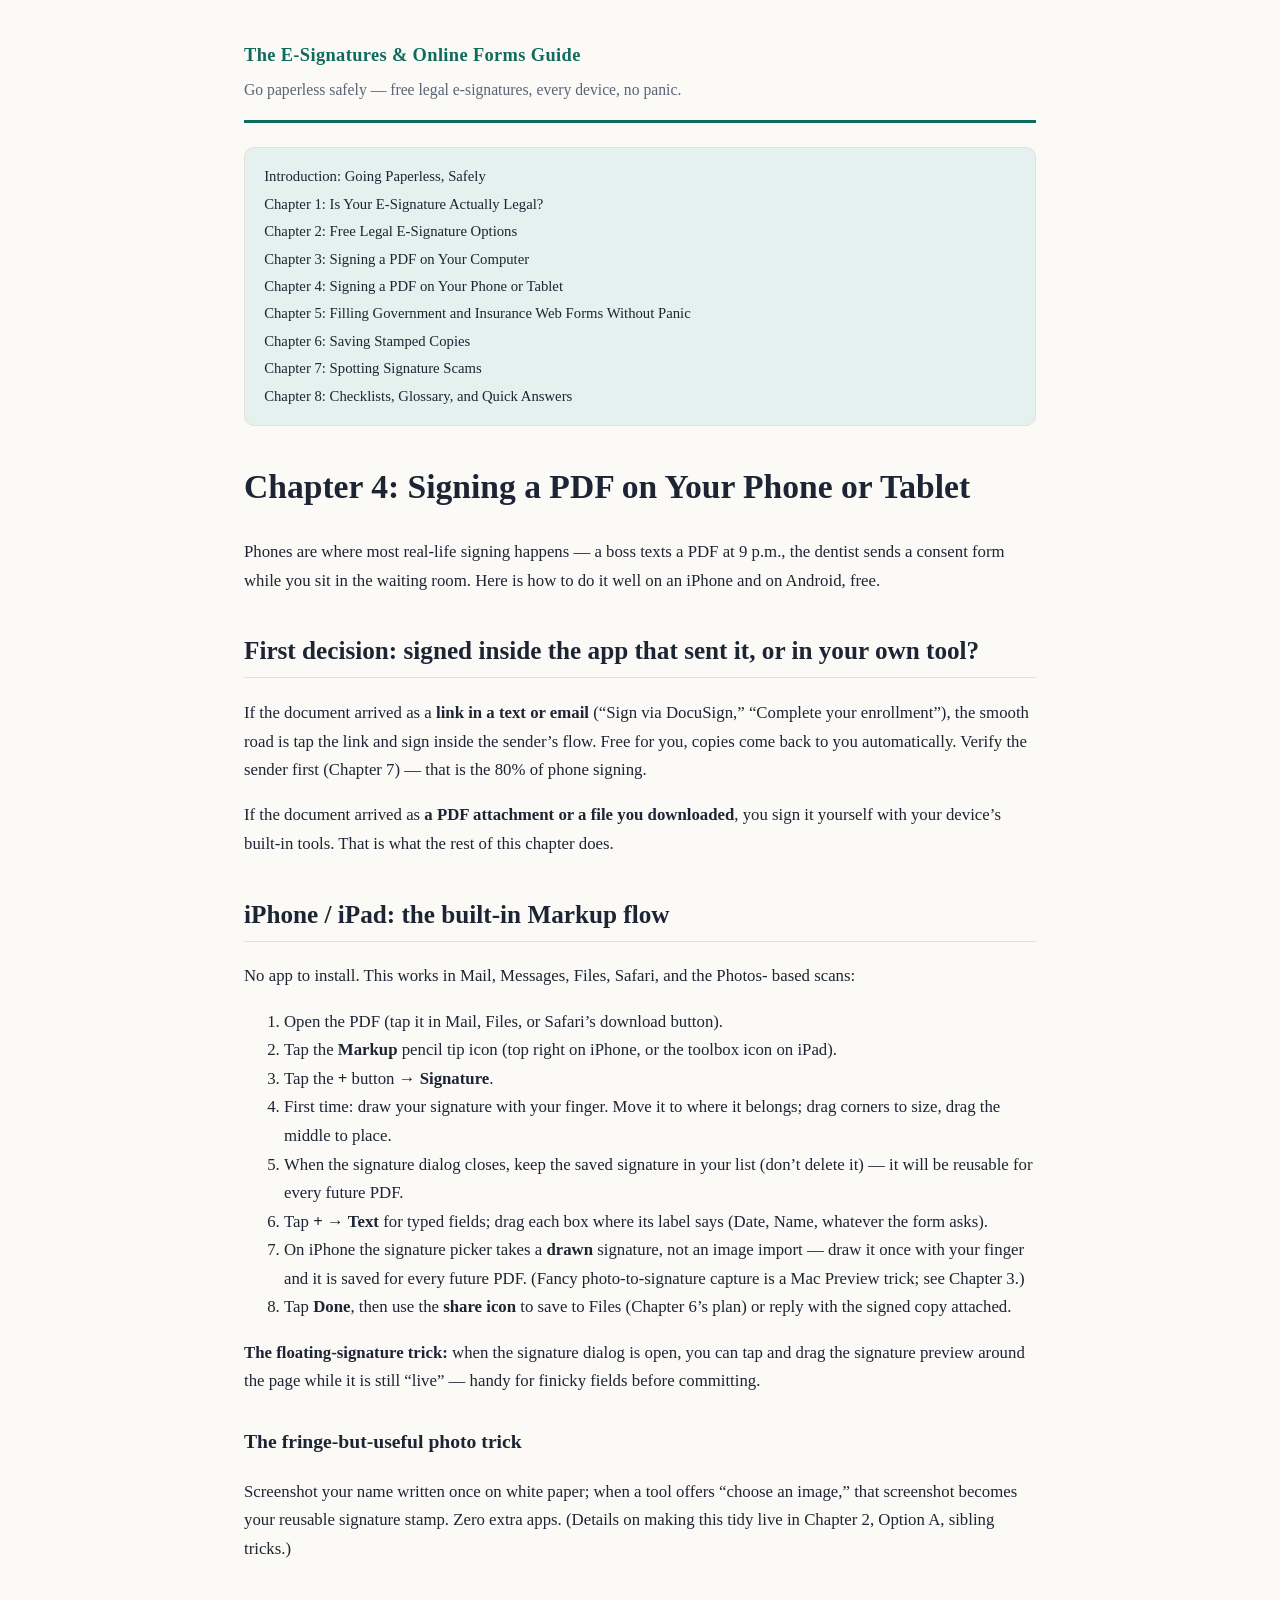
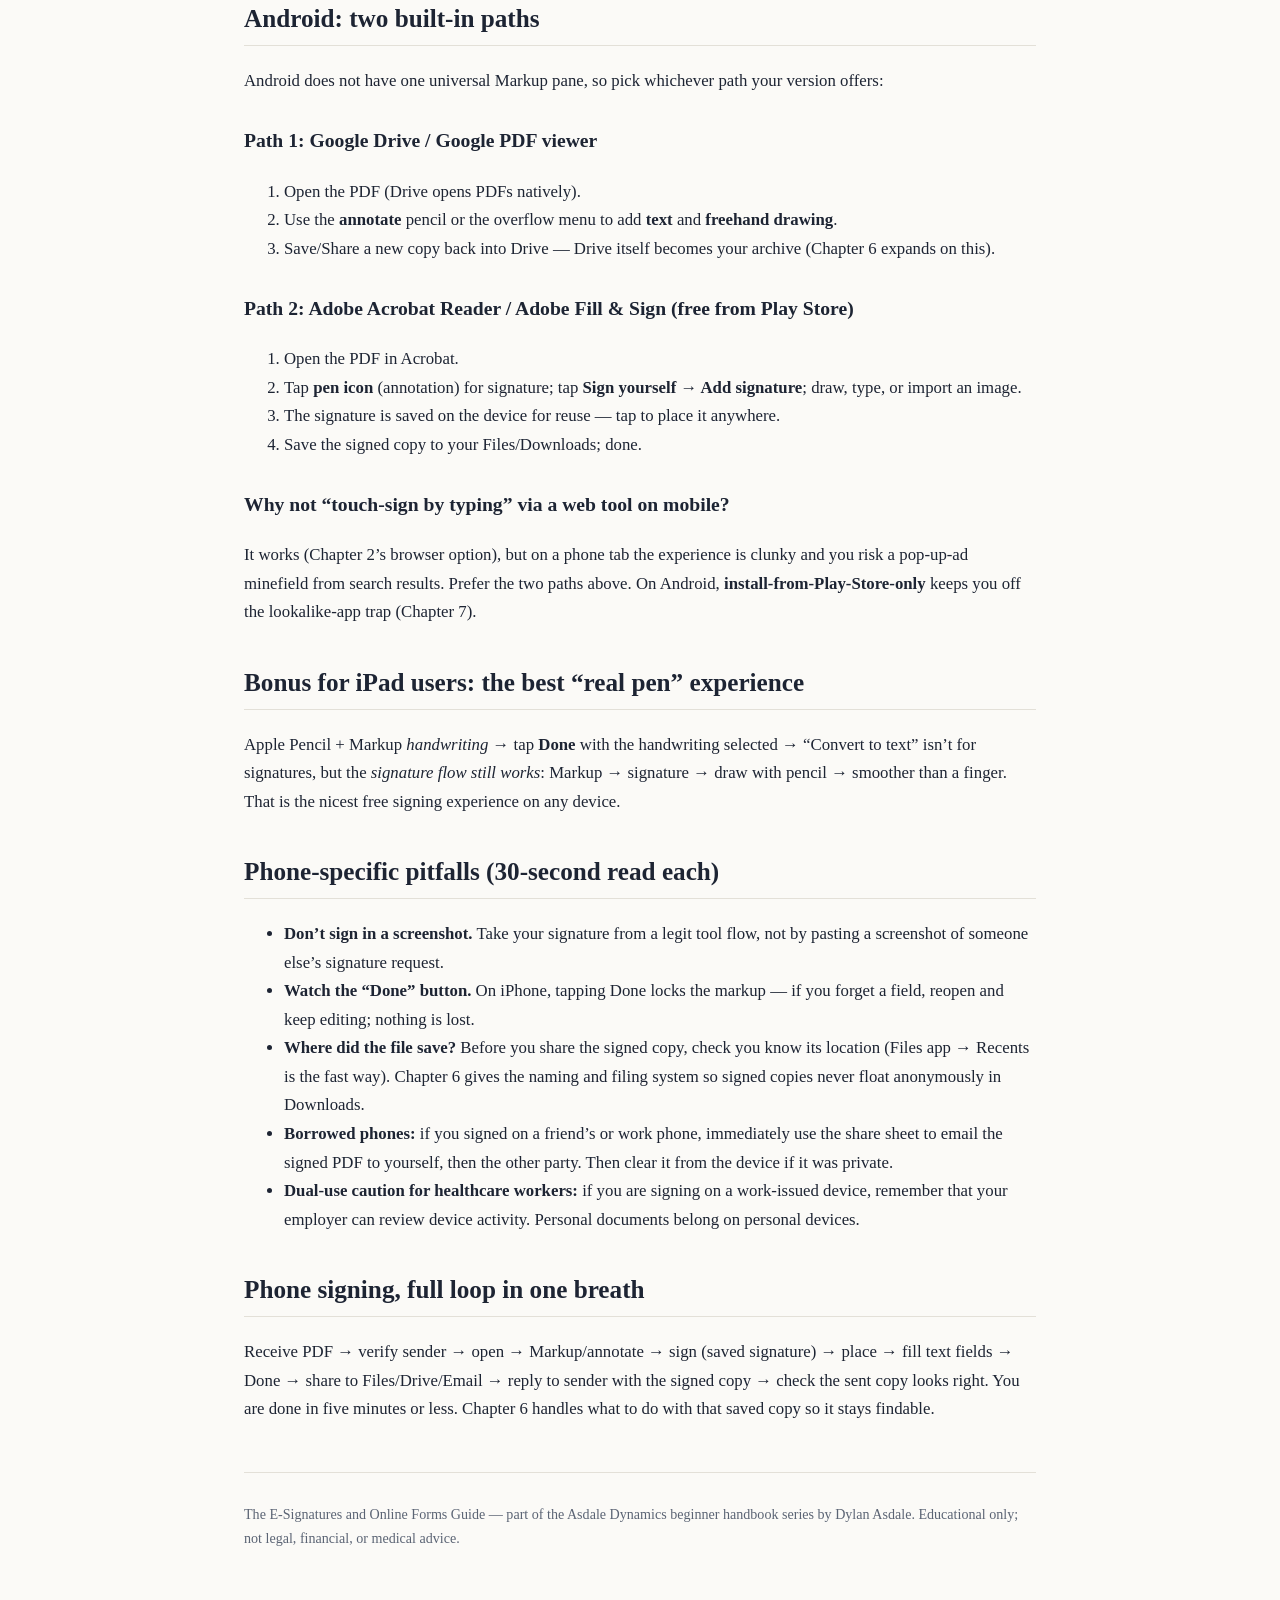
<file: site/04-sign-pdf-phone.html>
<!DOCTYPE html>
<html lang="en">
<head>
<meta charset="utf-8">
<meta name="viewport" content="width=device-width, initial-scale=1">
<meta name="description" content="Chapter 4: Signing a PDF on Your Phone or Tablet — Go paperless safely — free legal e-signatures, every device, no panic.">
<title>Chapter 4: Signing a PDF on Your Phone or Tablet</title>
<link rel="stylesheet" href="style.css">
</head>
<body>
<header class="site-header">
  <p class="brand"><a href="index.html">The E-Signatures &amp; Online Forms Guide</a></p>
  <p class="tagline">Go paperless safely — free legal e-signatures, every device, no panic.</p>
</header>
<nav class="toc" aria-label="Chapters">
  <ul>
    <li><a href="00-introduction.html">Introduction: Going Paperless, Safely</a></li>
    <li><a href="01-esignature-basics.html">Chapter 1: Is Your E-Signature Actually Legal?</a></li>
    <li><a href="02-free-esignature-options.html">Chapter 2: Free Legal E-Signature Options</a></li>
    <li><a href="03-sign-pdf-computer.html">Chapter 3: Signing a PDF on Your Computer</a></li>
    <li><a href="04-sign-pdf-phone.html">Chapter 4: Signing a PDF on Your Phone or Tablet</a></li>
    <li><a href="05-government-insurance-forms.html">Chapter 5: Filling Government and Insurance Web Forms Without Panic</a></li>
    <li><a href="06-saving-stamped-copies.html">Chapter 6: Saving Stamped Copies</a></li>
    <li><a href="07-spotting-signature-scams.html">Chapter 7: Spotting Signature Scams</a></li>
    <li><a href="08-checklists-glossary.html">Chapter 8: Checklists, Glossary, and Quick Answers</a></li>
  </ul>
</nav>
<main>
<h1>Chapter 4: Signing a PDF on Your Phone or Tablet</h1>
<p>Phones are where most real-life signing happens — a boss texts a PDF at 9 p.m.,
the dentist sends a consent form while you sit in the waiting room. Here is how to
do it well on an iPhone and on Android, free.</p>
<h2>First decision: signed inside the app that sent it, or in your own tool?</h2>
<p>If the document arrived as a <strong>link in a text or email</strong> (&ldquo;Sign via DocuSign,&rdquo;
&ldquo;Complete your enrollment&rdquo;), the smooth road is tap the link and sign inside the
sender&rsquo;s flow. Free for you, copies come back to you automatically. Verify the
sender first (Chapter 7) — that is the 80% of phone signing.</p>
<p>If the document arrived as <strong>a PDF attachment or a file you downloaded</strong>, you sign
it yourself with your device&rsquo;s built-in tools. That is what the rest of this
chapter does.</p>
<h2>iPhone / iPad: the built-in Markup flow</h2>
<p>No app to install. This works in Mail, Messages, Files, Safari, and the Photos-
based scans:</p>
<ol>
<li>Open the PDF (tap it in Mail, Files, or Safari&rsquo;s download button).</li>
<li>Tap the <strong>Markup</strong> pencil tip icon (top right on iPhone, or the toolbox icon on
   iPad).</li>
<li>Tap the <strong>+</strong> button → <strong>Signature</strong>.</li>
<li>First time: draw your signature with your finger. Move it to where it belongs;
   drag corners to size, drag the middle to place.</li>
<li>When the signature dialog closes, keep the saved signature in your list (don&rsquo;t
   delete it) — it will be reusable for every future PDF.</li>
<li>Tap <strong>+</strong> → <strong>Text</strong> for typed fields; drag each box where its label says
   (Date, Name, whatever the form asks).</li>
<li>On iPhone the signature picker takes a <strong>drawn</strong> signature, not an image
   import — draw it once with your finger and it is saved for every future PDF.
   (Fancy photo-to-signature capture is a Mac Preview trick; see Chapter 3.)</li>
<li>Tap <strong>Done</strong>, then use the <strong>share icon</strong> to save to Files (Chapter 6&rsquo;s plan) or
   reply with the signed copy attached.</li>
</ol>
<p><strong>The floating-signature trick:</strong> when the signature dialog is open, you can tap
and drag the signature preview around the page while it is still &ldquo;live&rdquo; — handy
for finicky fields before committing.</p>
<h3>The fringe-but-useful photo trick</h3>
<p>Screenshot your name written once on white paper; when a tool offers &ldquo;choose an
image,&rdquo; that screenshot becomes your reusable signature stamp. Zero extra apps.
(Details on making this tidy live in Chapter 2, Option A, sibling tricks.)</p>
<h2>Android: two built-in paths</h2>
<p>Android does not have one universal Markup pane, so pick whichever path your
version offers:</p>
<h3>Path 1: Google Drive / Google PDF viewer</h3>
<ol>
<li>Open the PDF (Drive opens PDFs natively).</li>
<li>Use the <strong>annotate</strong> pencil or the overflow menu to add <strong>text</strong> and <strong>freehand
   drawing</strong>.</li>
<li>Save/Share a new copy back into Drive — Drive itself becomes your archive
   (Chapter 6 expands on this).</li>
</ol>
<h3>Path 2: Adobe Acrobat Reader / Adobe Fill &amp; Sign (free from Play Store)</h3>
<ol>
<li>Open the PDF in Acrobat.</li>
<li>Tap <strong>pen icon</strong> (annotation) for signature; tap <strong>Sign yourself → Add
   signature</strong>; draw, type, or import an image.</li>
<li>The signature is saved on the device for reuse — tap to place it anywhere.</li>
<li>Save the signed copy to your Files/Downloads; done.</li>
</ol>
<h3>Why not &ldquo;touch-sign by typing&rdquo; via a web tool on mobile?</h3>
<p>It works (Chapter 2&rsquo;s browser option), but on a phone tab the experience is
clunky and you risk a pop-up-ad minefield from search results. Prefer the two
paths above. On Android, <strong>install-from-Play-Store-only</strong> keeps you off the
lookalike-app trap (Chapter 7).</p>
<h2>Bonus for iPad users: the best &ldquo;real pen&rdquo; experience</h2>
<p>Apple Pencil + Markup <em>handwriting</em> → tap <strong>Done</strong> with the handwriting selected
→ &ldquo;Convert to text&rdquo; isn&rsquo;t for signatures, but the <em>signature flow still works</em>:
Markup → signature → draw with pencil → smoother than a finger. That is the nicest
free signing experience on any device.</p>
<h2>Phone-specific pitfalls (30-second read each)</h2>
<ul>
<li><strong>Don&rsquo;t sign in a screenshot.</strong> Take your signature from a legit tool flow, not
  by pasting a screenshot of someone else&rsquo;s signature request.</li>
<li><strong>Watch the &ldquo;Done&rdquo; button.</strong> On iPhone, tapping Done locks the markup — if you
  forget a field, reopen and keep editing; nothing is lost.</li>
<li><strong>Where did the file save?</strong> Before you share the signed copy, check you know
  its location (Files app → Recents is the fast way). Chapter 6 gives the naming
  and filing system so signed copies never float anonymously in Downloads.</li>
<li><strong>Borrowed phones:</strong> if you signed on a friend&rsquo;s or work phone, immediately use
  the share sheet to email the signed PDF to yourself, then the other party.
  Then clear it from the device if it was private.</li>
<li><strong>Dual-use caution for healthcare workers:</strong> if you are signing on a work-issued
  device, remember that your employer can review device activity. Personal
  documents belong on personal devices.</li>
</ul>
<h2>Phone signing, full loop in one breath</h2>
<p>Receive PDF → verify sender → open → Markup/annotate → sign (saved signature) →
place → fill text fields → Done → share to Files/Drive/Email → reply to sender
with the signed copy → check the sent copy looks right. You are done in five
minutes or less. Chapter 6 handles what to do with that saved copy so it stays
findable.</p>
</main>
<footer><p>The E-Signatures and Online Forms Guide — part of the Asdale Dynamics beginner handbook series by Dylan Asdale. Educational only; not legal, financial, or medical advice.</p></footer>
</body>
</html>
</file>
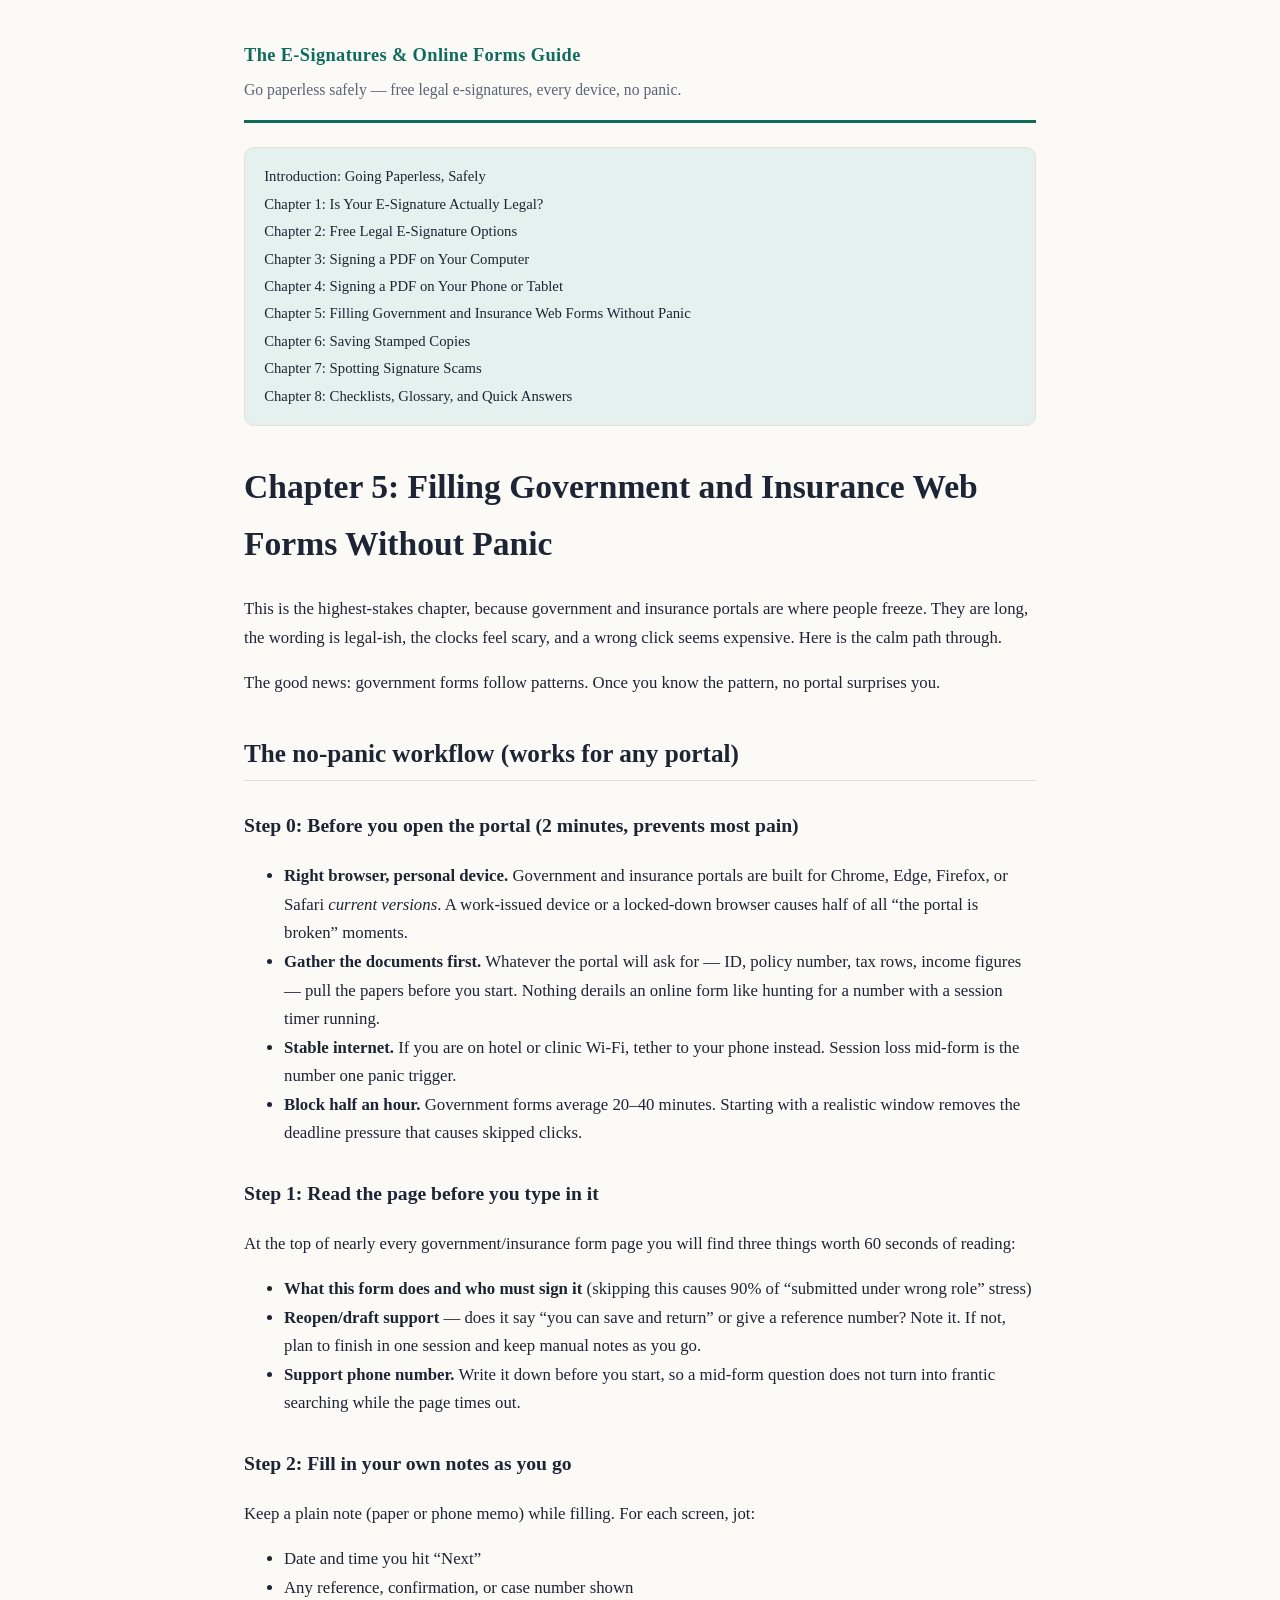
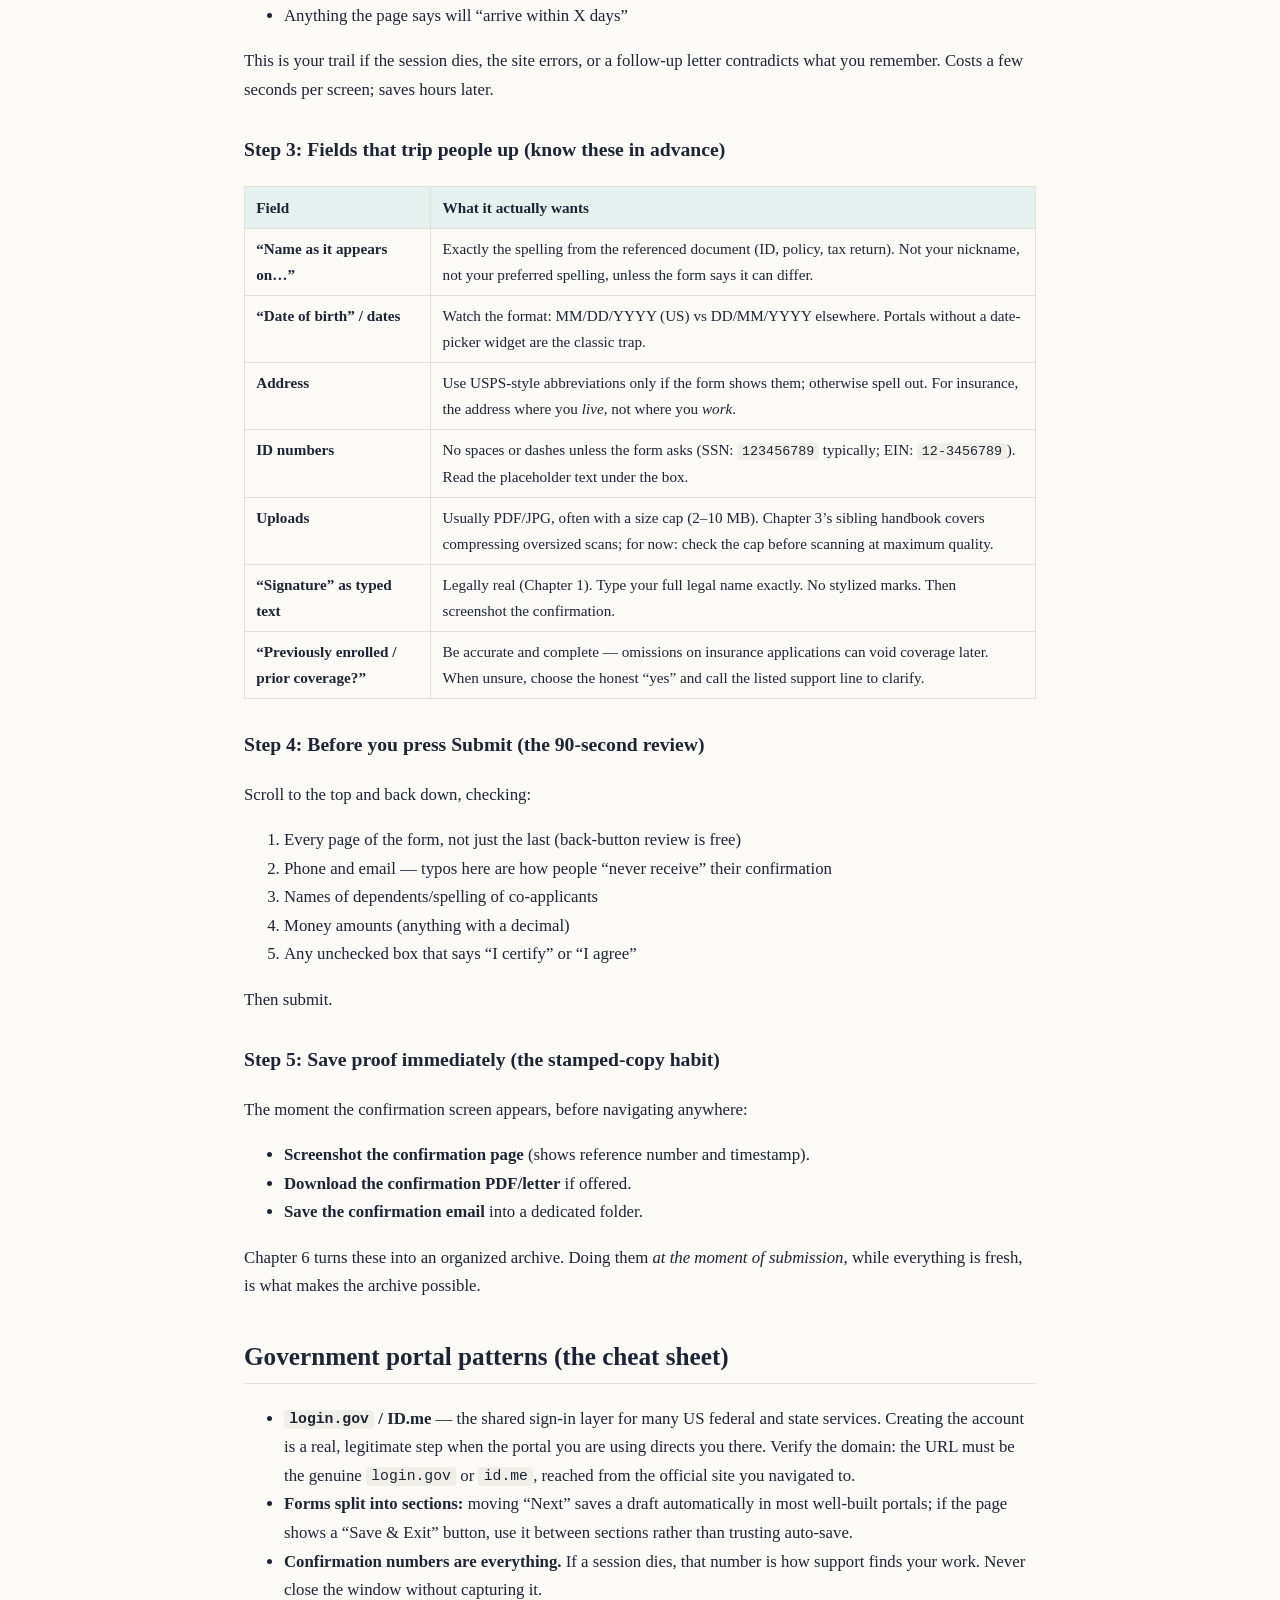
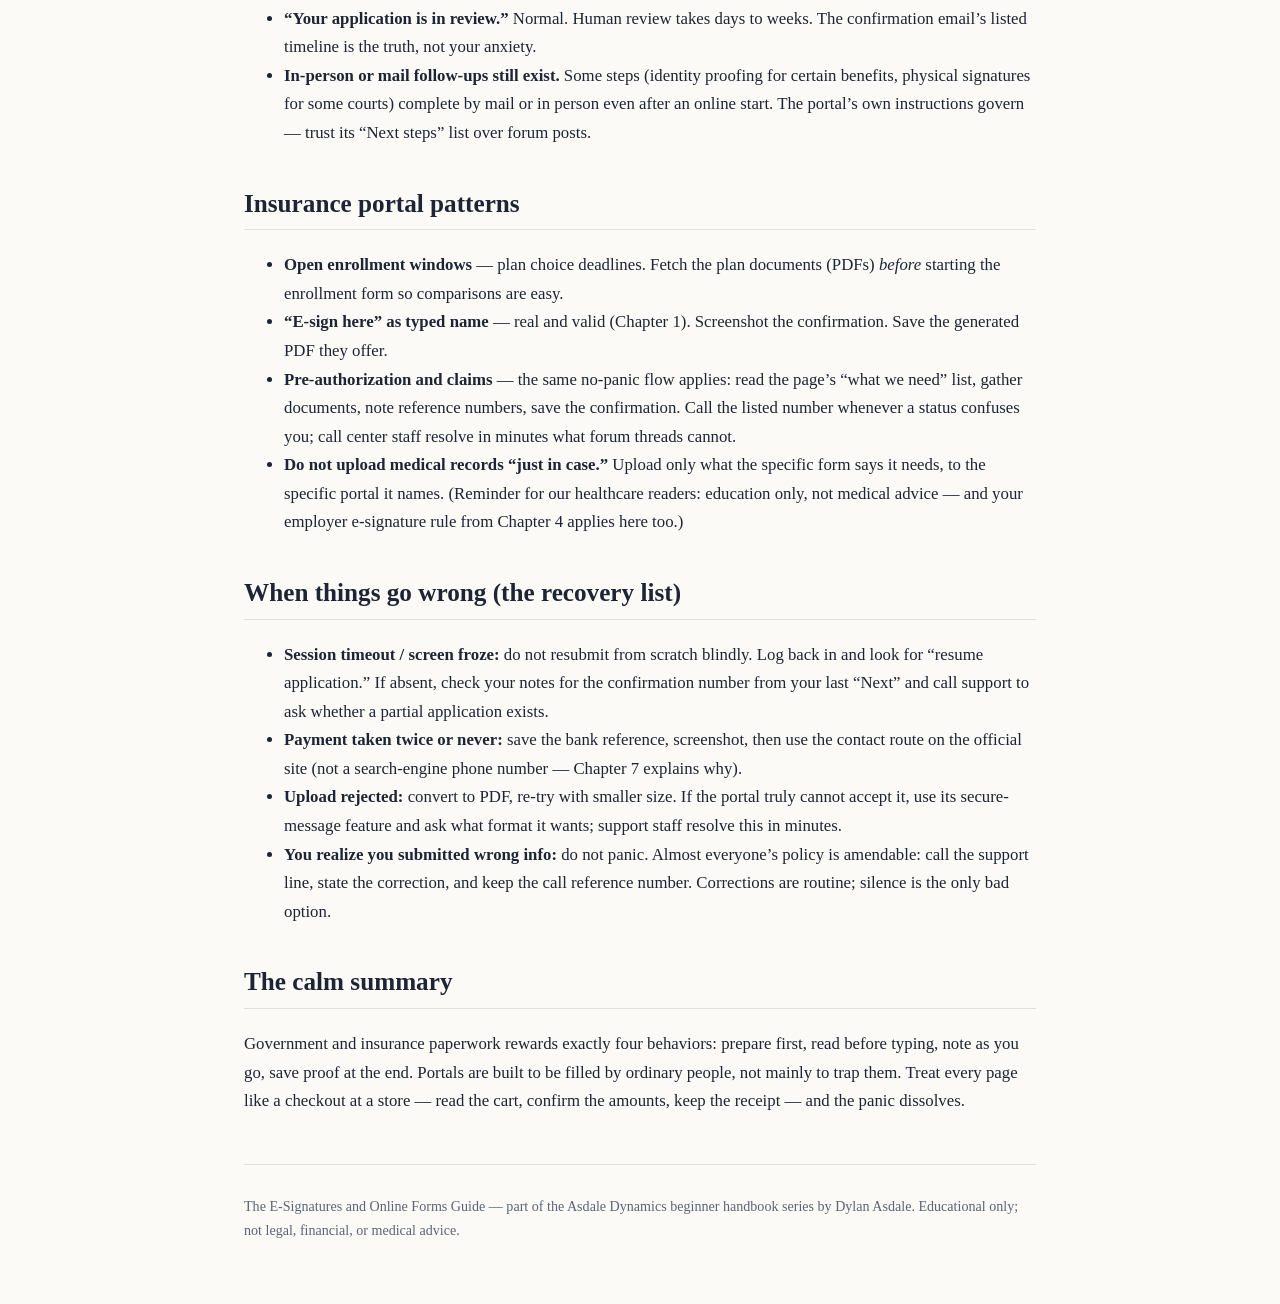
<file: site/05-government-insurance-forms.html>
<!DOCTYPE html>
<html lang="en">
<head>
<meta charset="utf-8">
<meta name="viewport" content="width=device-width, initial-scale=1">
<meta name="description" content="Chapter 5: Filling Government and Insurance Web Forms Without Panic — Go paperless safely — free legal e-signatures, every device, no panic.">
<title>Chapter 5: Filling Government and Insurance Web Forms Without Panic</title>
<link rel="stylesheet" href="style.css">
</head>
<body>
<header class="site-header">
  <p class="brand"><a href="index.html">The E-Signatures &amp; Online Forms Guide</a></p>
  <p class="tagline">Go paperless safely — free legal e-signatures, every device, no panic.</p>
</header>
<nav class="toc" aria-label="Chapters">
  <ul>
    <li><a href="00-introduction.html">Introduction: Going Paperless, Safely</a></li>
    <li><a href="01-esignature-basics.html">Chapter 1: Is Your E-Signature Actually Legal?</a></li>
    <li><a href="02-free-esignature-options.html">Chapter 2: Free Legal E-Signature Options</a></li>
    <li><a href="03-sign-pdf-computer.html">Chapter 3: Signing a PDF on Your Computer</a></li>
    <li><a href="04-sign-pdf-phone.html">Chapter 4: Signing a PDF on Your Phone or Tablet</a></li>
    <li><a href="05-government-insurance-forms.html">Chapter 5: Filling Government and Insurance Web Forms Without Panic</a></li>
    <li><a href="06-saving-stamped-copies.html">Chapter 6: Saving Stamped Copies</a></li>
    <li><a href="07-spotting-signature-scams.html">Chapter 7: Spotting Signature Scams</a></li>
    <li><a href="08-checklists-glossary.html">Chapter 8: Checklists, Glossary, and Quick Answers</a></li>
  </ul>
</nav>
<main>
<h1>Chapter 5: Filling Government and Insurance Web Forms Without Panic</h1>
<p>This is the highest-stakes chapter, because government and insurance portals are
where people freeze. They are long, the wording is legal-ish, the clocks feel
scary, and a wrong click seems expensive. Here is the calm path through.</p>
<p>The good news: government forms follow patterns. Once you know the pattern, no
portal surprises you.</p>
<h2>The no-panic workflow (works for any portal)</h2>
<h3>Step 0: Before you open the portal (2 minutes, prevents most pain)</h3>
<ul>
<li><strong>Right browser, personal device.</strong> Government and insurance portals are built
  for Chrome, Edge, Firefox, or Safari <em>current versions</em>. A work-issued device or
  a locked-down browser causes half of all &ldquo;the portal is broken&rdquo; moments.</li>
<li><strong>Gather the documents first.</strong> Whatever the portal will ask for — ID, policy
  number, tax rows, income figures — pull the papers before you start. Nothing
  derails an online form like hunting for a number with a session timer running.</li>
<li><strong>Stable internet.</strong> If you are on hotel or clinic Wi-Fi, tether to your phone
  instead. Session loss mid-form is the number one panic trigger.</li>
<li><strong>Block half an hour.</strong> Government forms average 20–40 minutes. Starting with a
  realistic window removes the deadline pressure that causes skipped clicks.</li>
</ul>
<h3>Step 1: Read the page before you type in it</h3>
<p>At the top of nearly every government/insurance form page you will find three
things worth 60 seconds of reading:</p>
<ul>
<li><strong>What this form does and who must sign it</strong> (skipping this causes 90% of
  &ldquo;submitted under wrong role&rdquo; stress)</li>
<li><strong>Reopen/draft support</strong> — does it say &ldquo;you can save and return&rdquo; or give a
  reference number? Note it. If not, plan to finish in one session and keep
  manual notes as you go.</li>
<li><strong>Support phone number.</strong> Write it down before you start, so a mid-form question
  does not turn into frantic searching while the page times out.</li>
</ul>
<h3>Step 2: Fill in your own notes as you go</h3>
<p>Keep a plain note (paper or phone memo) while filling. For each screen, jot:</p>
<ul>
<li>Date and time you hit &ldquo;Next&rdquo;</li>
<li>Any reference, confirmation, or case number shown</li>
<li>Anything the page says will &ldquo;arrive within X days&rdquo;</li>
</ul>
<p>This is your trail if the session dies, the site errors, or a follow-up letter
contradicts what you remember. Costs a few seconds per screen; saves hours later.</p>
<h3>Step 3: Fields that trip people up (know these in advance)</h3>
<table>
<thead>
<tr>
<th>Field</th>
<th>What it actually wants</th>
</tr>
</thead>
<tbody>
<tr>
<td><strong>&ldquo;Name as it appears on&hellip;&rdquo;</strong></td>
<td>Exactly the spelling from the referenced document (ID, policy, tax return). Not your nickname, not your preferred spelling, unless the form says it can differ.</td>
</tr>
<tr>
<td><strong>&ldquo;Date of birth&rdquo; / dates</strong></td>
<td>Watch the format: MM/DD/YYYY (US) vs DD/MM/YYYY elsewhere. Portals without a date-picker widget are the classic trap.</td>
</tr>
<tr>
<td><strong>Address</strong></td>
<td>Use USPS-style abbreviations only if the form shows them; otherwise spell out. For insurance, the address where you <em>live</em>, not where you <em>work</em>.</td>
</tr>
<tr>
<td><strong>ID numbers</strong></td>
<td>No spaces or dashes unless the form asks (SSN: <code>123456789</code> typically; EIN: <code>12-3456789</code>). Read the placeholder text under the box.</td>
</tr>
<tr>
<td><strong>Uploads</strong></td>
<td>Usually PDF/JPG, often with a size cap (2–10 MB). Chapter 3&rsquo;s sibling handbook covers compressing oversized scans; for now: check the cap before scanning at maximum quality.</td>
</tr>
<tr>
<td><strong>&ldquo;Signature&rdquo; as typed text</strong></td>
<td>Legally real (Chapter 1). Type your full legal name exactly. No stylized marks. Then screenshot the confirmation.</td>
</tr>
<tr>
<td><strong>&ldquo;Previously enrolled / prior coverage?&rdquo;</strong></td>
<td>Be accurate and complete — omissions on insurance applications can void coverage later. When unsure, choose the honest &ldquo;yes&rdquo; and call the listed support line to clarify.</td>
</tr>
</tbody>
</table>
<h3>Step 4: Before you press Submit (the 90-second review)</h3>
<p>Scroll to the top and back down, checking:</p>
<ol>
<li>Every page of the form, not just the last (back-button review is free)</li>
<li>Phone and email — typos here are how people &ldquo;never receive&rdquo; their confirmation</li>
<li>Names of dependents/spelling of co-applicants</li>
<li>Money amounts (anything with a decimal)</li>
<li>Any unchecked box that says &ldquo;I certify&rdquo; or &ldquo;I agree&rdquo;</li>
</ol>
<p>Then submit.</p>
<h3>Step 5: Save proof immediately (the stamped-copy habit)</h3>
<p>The moment the confirmation screen appears, before navigating anywhere:</p>
<ul>
<li><strong>Screenshot the confirmation page</strong> (shows reference number and timestamp).</li>
<li><strong>Download the confirmation PDF/letter</strong> if offered.</li>
<li><strong>Save the confirmation email</strong> into a dedicated folder.</li>
</ul>
<p>Chapter 6 turns these into an organized archive. Doing them <em>at the moment of
submission</em>, while everything is fresh, is what makes the archive possible.</p>
<h2>Government portal patterns (the cheat sheet)</h2>
<ul>
<li><strong><code>login.gov</code> / ID.me</strong> — the shared sign-in layer for many US federal and state
  services. Creating the account is a real, legitimate step when the portal you
  are using directs you there. Verify the domain: the URL must be the genuine
  <code>login.gov</code> or <code>id.me</code>, reached from the official site you navigated to.</li>
<li><strong>Forms split into sections:</strong> moving &ldquo;Next&rdquo; saves a draft automatically in most
  well-built portals; if the page shows a &ldquo;Save &amp; Exit&rdquo; button, use it between
  sections rather than trusting auto-save.</li>
<li><strong>Confirmation numbers are everything.</strong> If a session dies, that number is how
  support finds your work. Never close the window without capturing it.</li>
<li><strong>&ldquo;Your application is in review.&rdquo;</strong> Normal. Human review takes days to weeks.
  The confirmation email&rsquo;s listed timeline is the truth, not your anxiety.</li>
<li><strong>In-person or mail follow-ups still exist.</strong> Some steps (identity proofing for
  certain benefits, physical signatures for some courts) complete by mail or in
  person even after an online start. The portal&rsquo;s own instructions govern — trust
  its &ldquo;Next steps&rdquo; list over forum posts.</li>
</ul>
<h2>Insurance portal patterns</h2>
<ul>
<li><strong>Open enrollment windows</strong> — plan choice deadlines. Fetch the plan documents
  (PDFs) <em>before</em> starting the enrollment form so comparisons are easy.</li>
<li><strong>&ldquo;E-sign here&rdquo; as typed name</strong> — real and valid (Chapter 1). Screenshot the
  confirmation. Save the generated PDF they offer.</li>
<li><strong>Pre-authorization and claims</strong> — the same no-panic flow applies: read the
  page&rsquo;s &ldquo;what we need&rdquo; list, gather documents, note reference numbers, save the
  confirmation. Call the listed number whenever a status confuses you; call
  center staff resolve in minutes what forum threads cannot.</li>
<li><strong>Do not upload medical records &ldquo;just in case.&rdquo;</strong> Upload only what the specific
  form says it needs, to the specific portal it names. (Reminder for our
  healthcare readers: education only, not medical advice — and your employer
  e-signature rule from Chapter 4 applies here too.)</li>
</ul>
<h2>When things go wrong (the recovery list)</h2>
<ul>
<li><strong>Session timeout / screen froze:</strong> do not resubmit from scratch blindly. Log
  back in and look for &ldquo;resume application.&rdquo; If absent, check your notes for the
  confirmation number from your last &ldquo;Next&rdquo; and call support to ask whether a
  partial application exists.</li>
<li><strong>Payment taken twice or never:</strong> save the bank reference, screenshot, then use
  the contact route on the official site (not a search-engine phone number —
  Chapter 7 explains why).</li>
<li><strong>Upload rejected:</strong> convert to PDF, re-try with smaller size. If the portal
  truly cannot accept it, use its secure-message feature and ask what format it
  wants; support staff resolve this in minutes.</li>
<li><strong>You realize you submitted wrong info:</strong> do not panic. Almost everyone&rsquo;s policy
  is amendable: call the support line, state the correction, and keep the call
  reference number. Corrections are routine; silence is the only bad option.</li>
</ul>
<h2>The calm summary</h2>
<p>Government and insurance paperwork rewards exactly four behaviors: prepare first,
read before typing, note as you go, save proof at the end. Portals are built to
be filled by ordinary people, not mainly to trap them. Treat every page like a
checkout at a store — read the cart, confirm the amounts, keep the receipt —
and the panic dissolves.</p>
</main>
<footer><p>The E-Signatures and Online Forms Guide — part of the Asdale Dynamics beginner handbook series by Dylan Asdale. Educational only; not legal, financial, or medical advice.</p></footer>
</body>
</html>
</file>
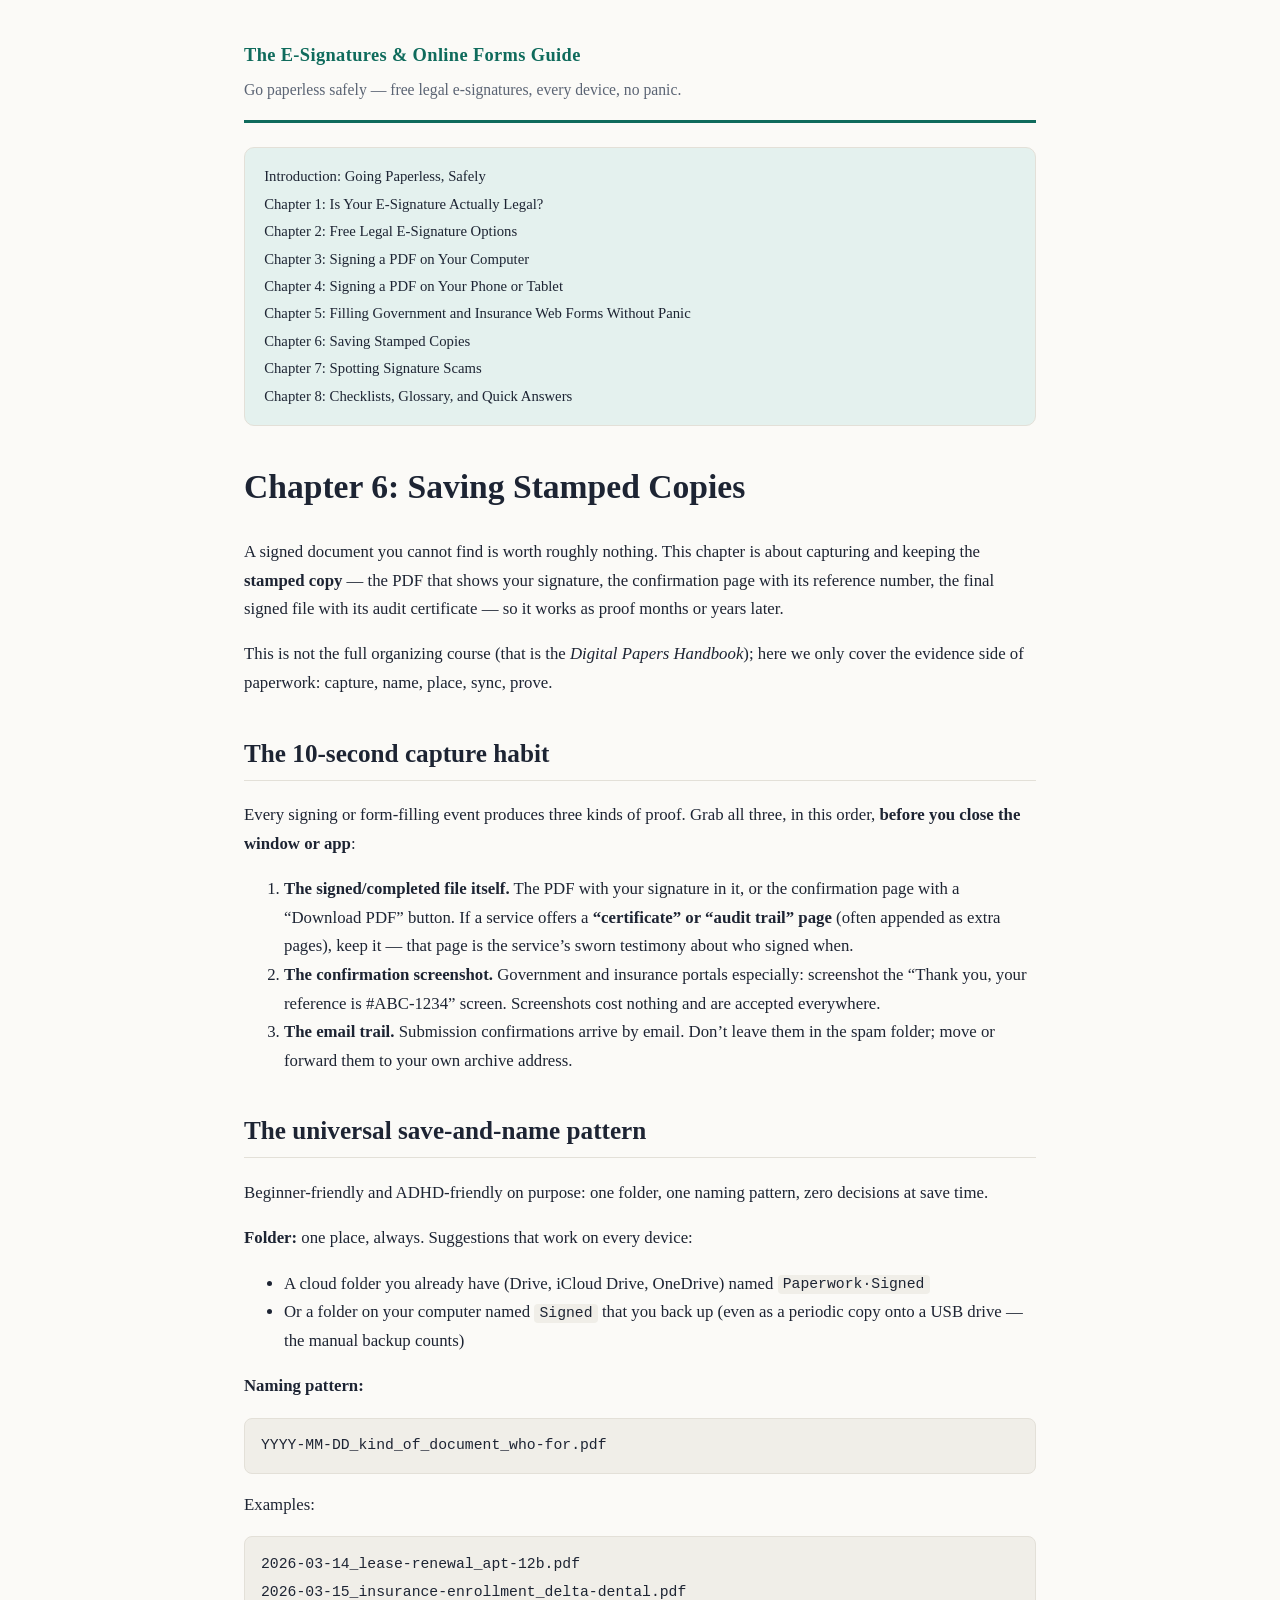
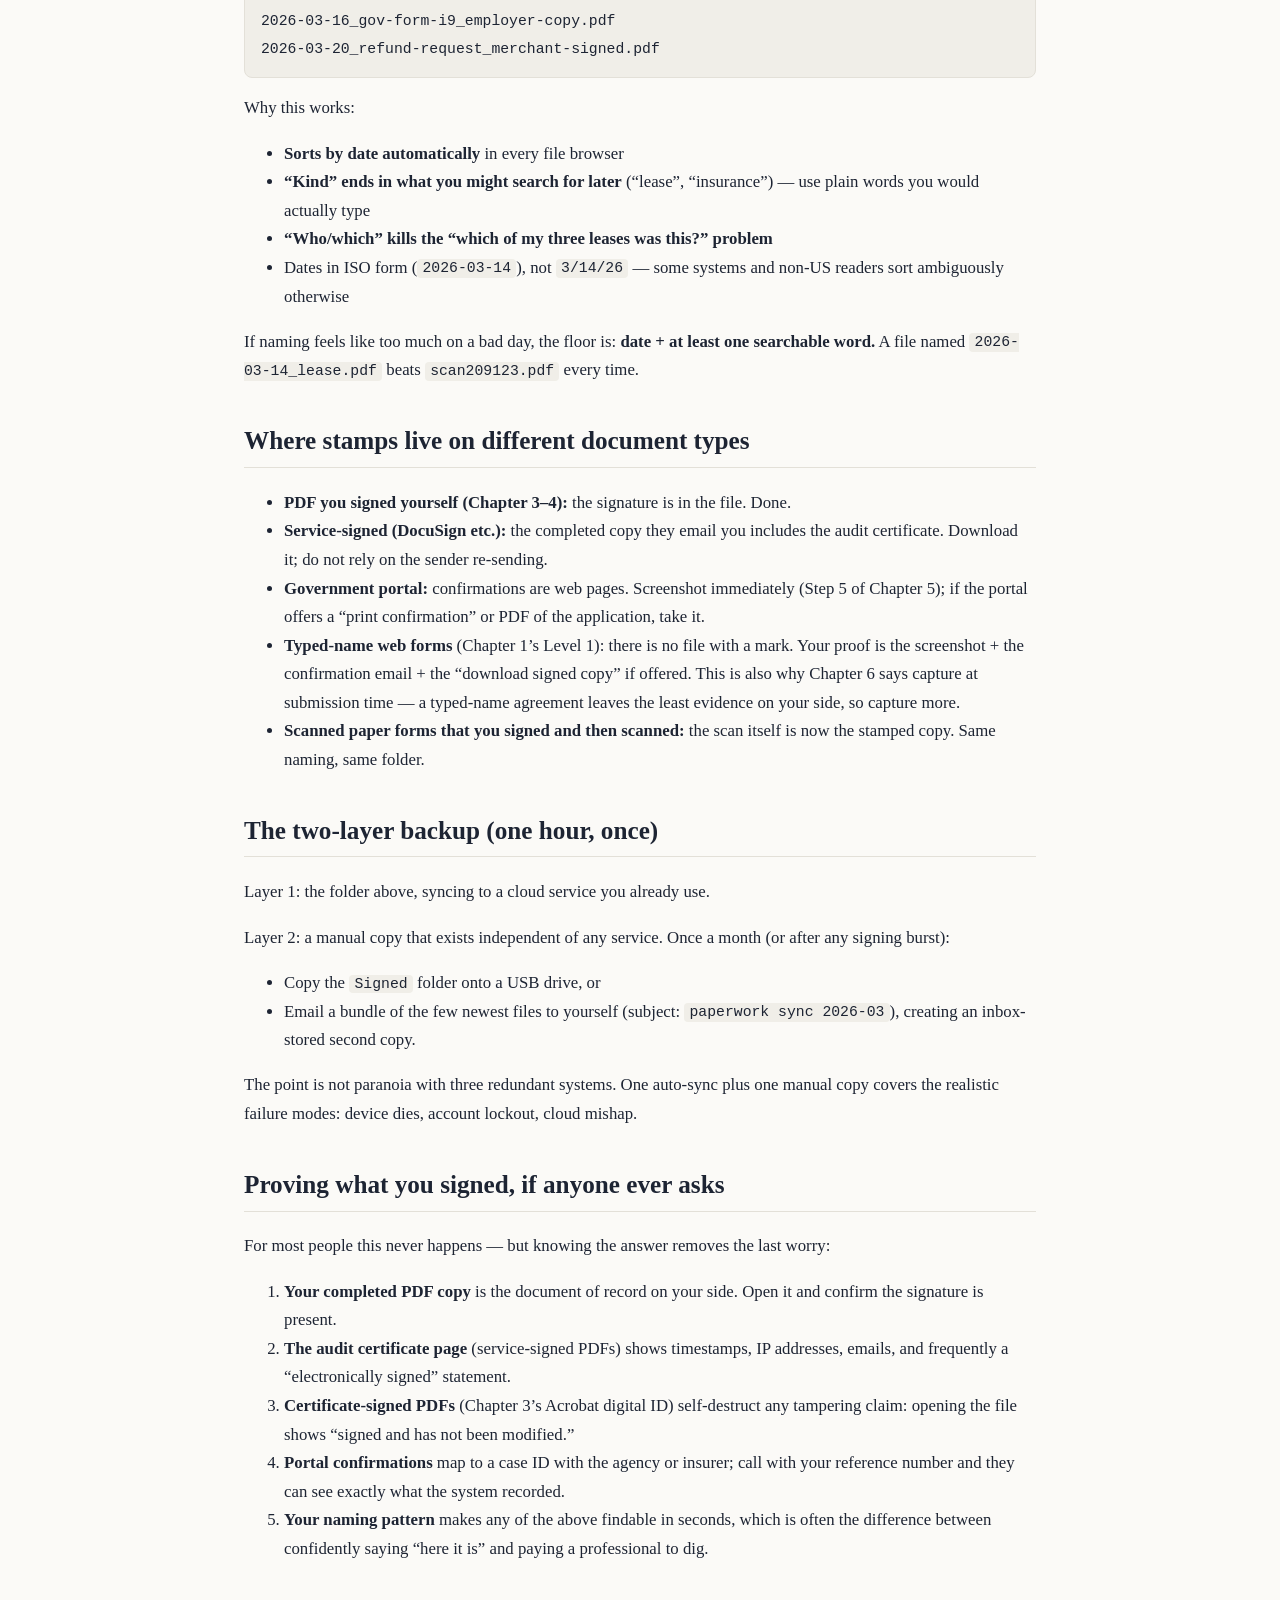
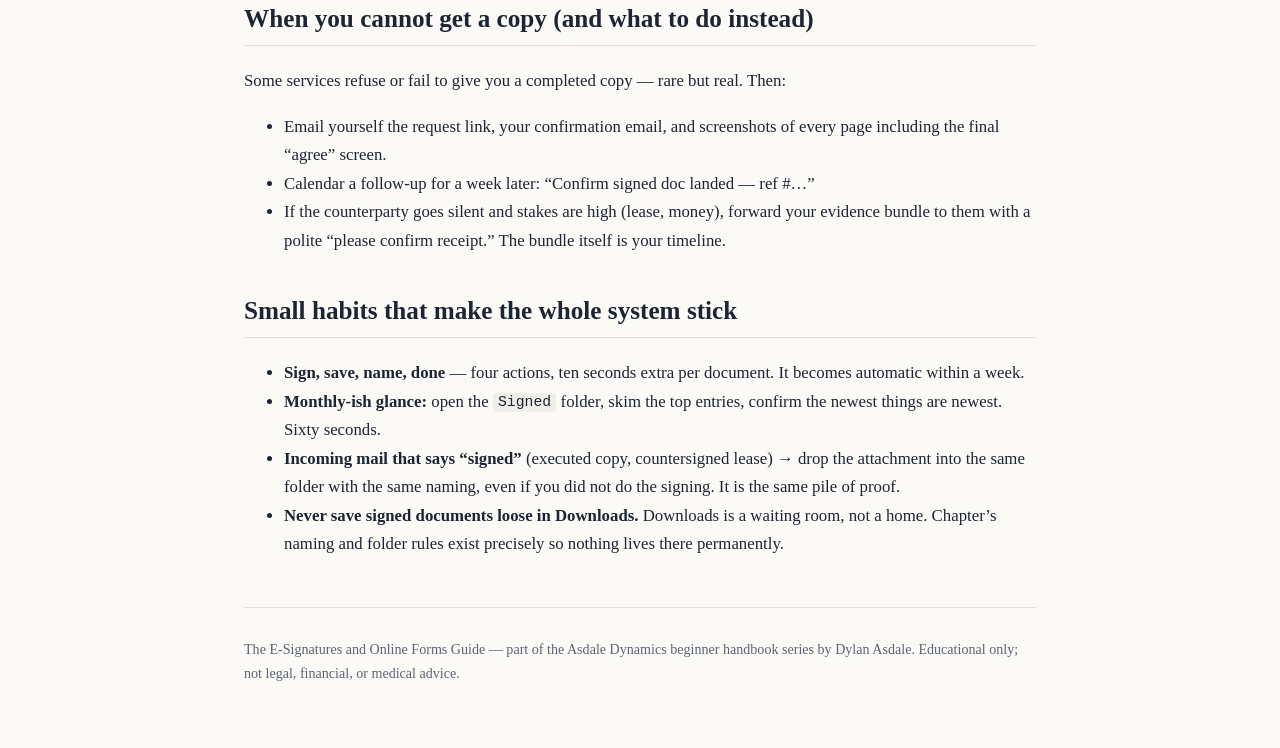
<file: site/06-saving-stamped-copies.html>
<!DOCTYPE html>
<html lang="en">
<head>
<meta charset="utf-8">
<meta name="viewport" content="width=device-width, initial-scale=1">
<meta name="description" content="Chapter 6: Saving Stamped Copies — Go paperless safely — free legal e-signatures, every device, no panic.">
<title>Chapter 6: Saving Stamped Copies</title>
<link rel="stylesheet" href="style.css">
</head>
<body>
<header class="site-header">
  <p class="brand"><a href="index.html">The E-Signatures &amp; Online Forms Guide</a></p>
  <p class="tagline">Go paperless safely — free legal e-signatures, every device, no panic.</p>
</header>
<nav class="toc" aria-label="Chapters">
  <ul>
    <li><a href="00-introduction.html">Introduction: Going Paperless, Safely</a></li>
    <li><a href="01-esignature-basics.html">Chapter 1: Is Your E-Signature Actually Legal?</a></li>
    <li><a href="02-free-esignature-options.html">Chapter 2: Free Legal E-Signature Options</a></li>
    <li><a href="03-sign-pdf-computer.html">Chapter 3: Signing a PDF on Your Computer</a></li>
    <li><a href="04-sign-pdf-phone.html">Chapter 4: Signing a PDF on Your Phone or Tablet</a></li>
    <li><a href="05-government-insurance-forms.html">Chapter 5: Filling Government and Insurance Web Forms Without Panic</a></li>
    <li><a href="06-saving-stamped-copies.html">Chapter 6: Saving Stamped Copies</a></li>
    <li><a href="07-spotting-signature-scams.html">Chapter 7: Spotting Signature Scams</a></li>
    <li><a href="08-checklists-glossary.html">Chapter 8: Checklists, Glossary, and Quick Answers</a></li>
  </ul>
</nav>
<main>
<h1>Chapter 6: Saving Stamped Copies</h1>
<p>A signed document you cannot find is worth roughly nothing. This chapter is about
capturing and keeping the <strong>stamped copy</strong> — the PDF that shows your signature,
the confirmation page with its reference number, the final signed file with its
audit certificate — so it works as proof months or years later.</p>
<p>This is not the full organizing course (that is the <em>Digital Papers Handbook</em>);
here we only cover the evidence side of paperwork: capture, name, place, sync,
prove.</p>
<h2>The 10-second capture habit</h2>
<p>Every signing or form-filling event produces three kinds of proof. Grab all three,
in this order, <strong>before you close the window or app</strong>:</p>
<ol>
<li><strong>The signed/completed file itself.</strong> The PDF with your signature in it, or the
   confirmation page with a &ldquo;Download PDF&rdquo; button. If a service offers a
   <strong>&ldquo;certificate&rdquo; or &ldquo;audit trail&rdquo; page</strong> (often appended as extra pages), keep
   it — that page is the service&rsquo;s sworn testimony about who signed when.</li>
<li><strong>The confirmation screenshot.</strong> Government and insurance portals especially:
   screenshot the &ldquo;Thank you, your reference is #ABC-1234&rdquo; screen. Screenshots cost
   nothing and are accepted everywhere.</li>
<li><strong>The email trail.</strong> Submission confirmations arrive by email. Don&rsquo;t leave them
   in the spam folder; move or forward them to your own archive address.</li>
</ol>
<h2>The universal save-and-name pattern</h2>
<p>Beginner-friendly and ADHD-friendly on purpose: one folder, one naming pattern,
zero decisions at save time.</p>
<p><strong>Folder:</strong> one place, always. Suggestions that work on every device:</p>
<ul>
<li>A cloud folder you already have (Drive, iCloud Drive, OneDrive) named
  <code>Paperwork·Signed</code></li>
<li>Or a folder on your computer named <code>Signed</code> that you back up (even as a periodic
  copy onto a USB drive — the manual backup counts)</li>
</ul>
<p><strong>Naming pattern:</strong></p>
<pre><code>YYYY-MM-DD_kind_of_document_who-for.pdf
</code></pre>
<p>Examples:</p>
<pre><code>2026-03-14_lease-renewal_apt-12b.pdf
2026-03-15_insurance-enrollment_delta-dental.pdf
2026-03-16_gov-form-i9_employer-copy.pdf
2026-03-20_refund-request_merchant-signed.pdf
</code></pre>
<p>Why this works:</p>
<ul>
<li><strong>Sorts by date automatically</strong> in every file browser</li>
<li><strong>&ldquo;Kind&rdquo; ends in what you might search for later</strong> (&ldquo;lease&rdquo;, &ldquo;insurance&rdquo;) — use
  plain words you would actually type</li>
<li><strong>&ldquo;Who/which&rdquo; kills the &ldquo;which of my three leases was this?&rdquo; problem</strong></li>
<li>Dates in ISO form (<code>2026-03-14</code>), not <code>3/14/26</code> — some systems and non-US
  readers sort ambiguously otherwise</li>
</ul>
<p>If naming feels like too much on a bad day, the floor is: <strong>date + at least one
searchable word.</strong> A file named <code>2026-03-14_lease.pdf</code> beats <code>scan209123.pdf</code> every
time.</p>
<h2>Where stamps live on different document types</h2>
<ul>
<li><strong>PDF you signed yourself (Chapter 3–4):</strong> the signature is in the file. Done.</li>
<li><strong>Service-signed (DocuSign etc.):</strong> the completed copy they email you includes
  the audit certificate. Download it; do not rely on the sender re-sending.</li>
<li><strong>Government portal:</strong> confirmations are web pages. Screenshot immediately
  (Step 5 of Chapter 5); if the portal offers a &ldquo;print confirmation&rdquo; or PDF of
  the application, take it.</li>
<li><strong>Typed-name web forms</strong> (Chapter 1&rsquo;s Level 1): there is no file with a mark.
  Your proof is the screenshot + the confirmation email + the &ldquo;download signed
  copy&rdquo; if offered. This is also why Chapter 6 says capture at submission time —
  a typed-name agreement leaves the least evidence on your side, so capture more.</li>
<li><strong>Scanned paper forms that you signed and then scanned:</strong> the scan itself is now
  the stamped copy. Same naming, same folder.</li>
</ul>
<h2>The two-layer backup (one hour, once)</h2>
<p>Layer 1: the folder above, syncing to a cloud service you already use.</p>
<p>Layer 2: a manual copy that exists independent of any service. Once a month (or
after any signing burst):</p>
<ul>
<li>Copy the <code>Signed</code> folder onto a USB drive, or</li>
<li>Email a bundle of the few newest files to yourself (subject: <code>paperwork sync
  2026-03</code>), creating an inbox-stored second copy.</li>
</ul>
<p>The point is not paranoia with three redundant systems. One auto-sync plus one
manual copy covers the realistic failure modes: device dies, account lockout,
cloud mishap.</p>
<h2>Proving what you signed, if anyone ever asks</h2>
<p>For most people this never happens — but knowing the answer removes the last
worry:</p>
<ol>
<li><strong>Your completed PDF copy</strong> is the document of record on your side. Open it and
   confirm the signature is present.</li>
<li><strong>The audit certificate page</strong> (service-signed PDFs) shows timestamps, IP
   addresses, emails, and frequently a &ldquo;electronically signed&rdquo; statement.</li>
<li><strong>Certificate-signed PDFs</strong> (Chapter 3&rsquo;s Acrobat digital ID) self-destruct any
   tampering claim: opening the file shows &ldquo;signed and has not been modified.&rdquo;</li>
<li><strong>Portal confirmations</strong> map to a case ID with the agency or insurer; call with
   your reference number and they can see exactly what the system recorded.</li>
<li><strong>Your naming pattern</strong> makes any of the above findable in seconds, which is
   often the difference between confidently saying &ldquo;here it is&rdquo; and paying a
   professional to dig.</li>
</ol>
<h2>When you cannot get a copy (and what to do instead)</h2>
<p>Some services refuse or fail to give you a completed copy — rare but real. Then:</p>
<ul>
<li>Email yourself the request link, your confirmation email, and screenshots of
  every page including the final &ldquo;agree&rdquo; screen.</li>
<li>Calendar a follow-up for a week later: &ldquo;Confirm signed doc landed — ref #&hellip;&rdquo;</li>
<li>If the counterparty goes silent and stakes are high (lease, money), forward your
  evidence bundle to them with a polite &ldquo;please confirm receipt.&rdquo; The bundle itself
  is your timeline.</li>
</ul>
<h2>Small habits that make the whole system stick</h2>
<ul>
<li><strong>Sign, save, name, done</strong> — four actions, ten seconds extra per document. It
  becomes automatic within a week.</li>
<li><strong>Monthly-ish glance:</strong> open the <code>Signed</code> folder, skim the top entries, confirm
  the newest things are newest. Sixty seconds.</li>
<li><strong>Incoming mail that says &ldquo;signed&rdquo;</strong> (executed copy, countersigned lease) → drop
  the attachment into the same folder with the same naming, even if you did not do
  the signing. It is the same pile of proof.</li>
<li><strong>Never save signed documents loose in Downloads.</strong> Downloads is a waiting
  room, not a home. Chapter&rsquo;s naming and folder rules exist precisely so nothing
  lives there permanently.</li>
</ul>
</main>
<footer><p>The E-Signatures and Online Forms Guide — part of the Asdale Dynamics beginner handbook series by Dylan Asdale. Educational only; not legal, financial, or medical advice.</p></footer>
</body>
</html>
</file>
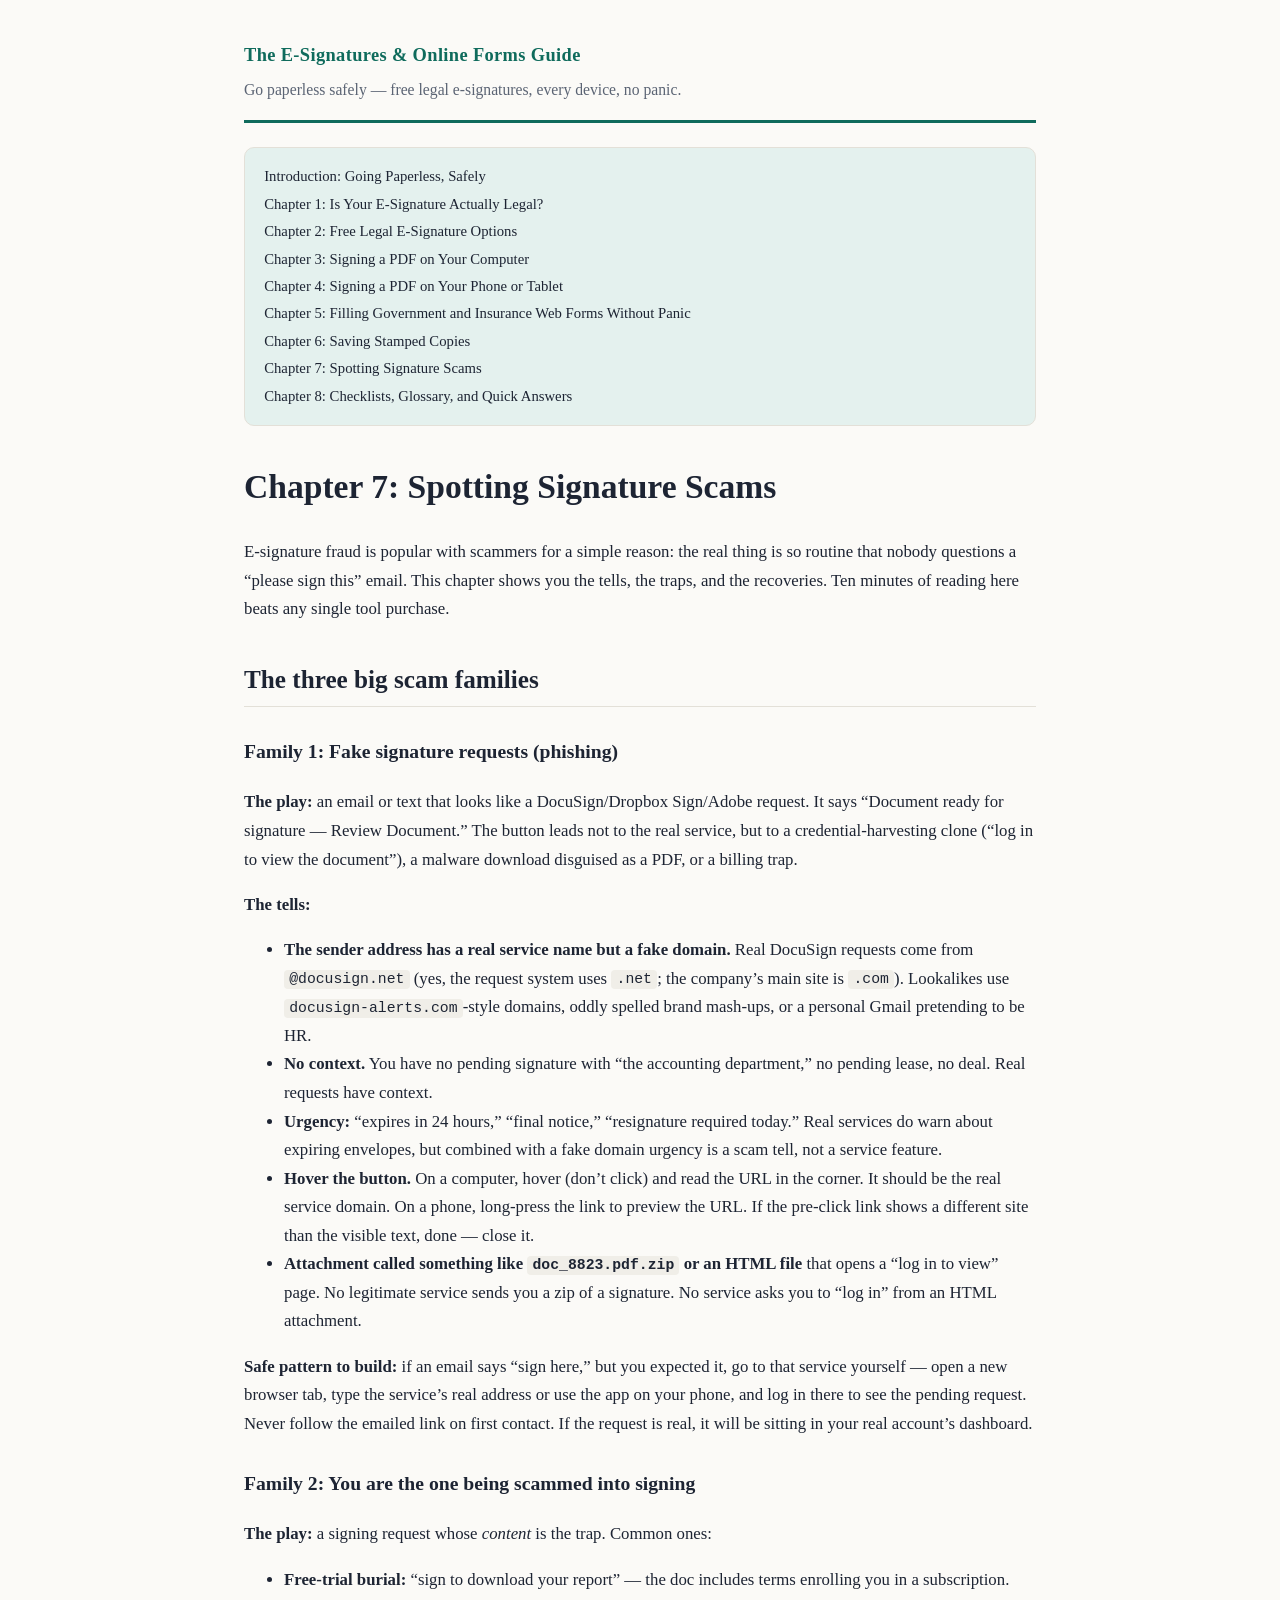
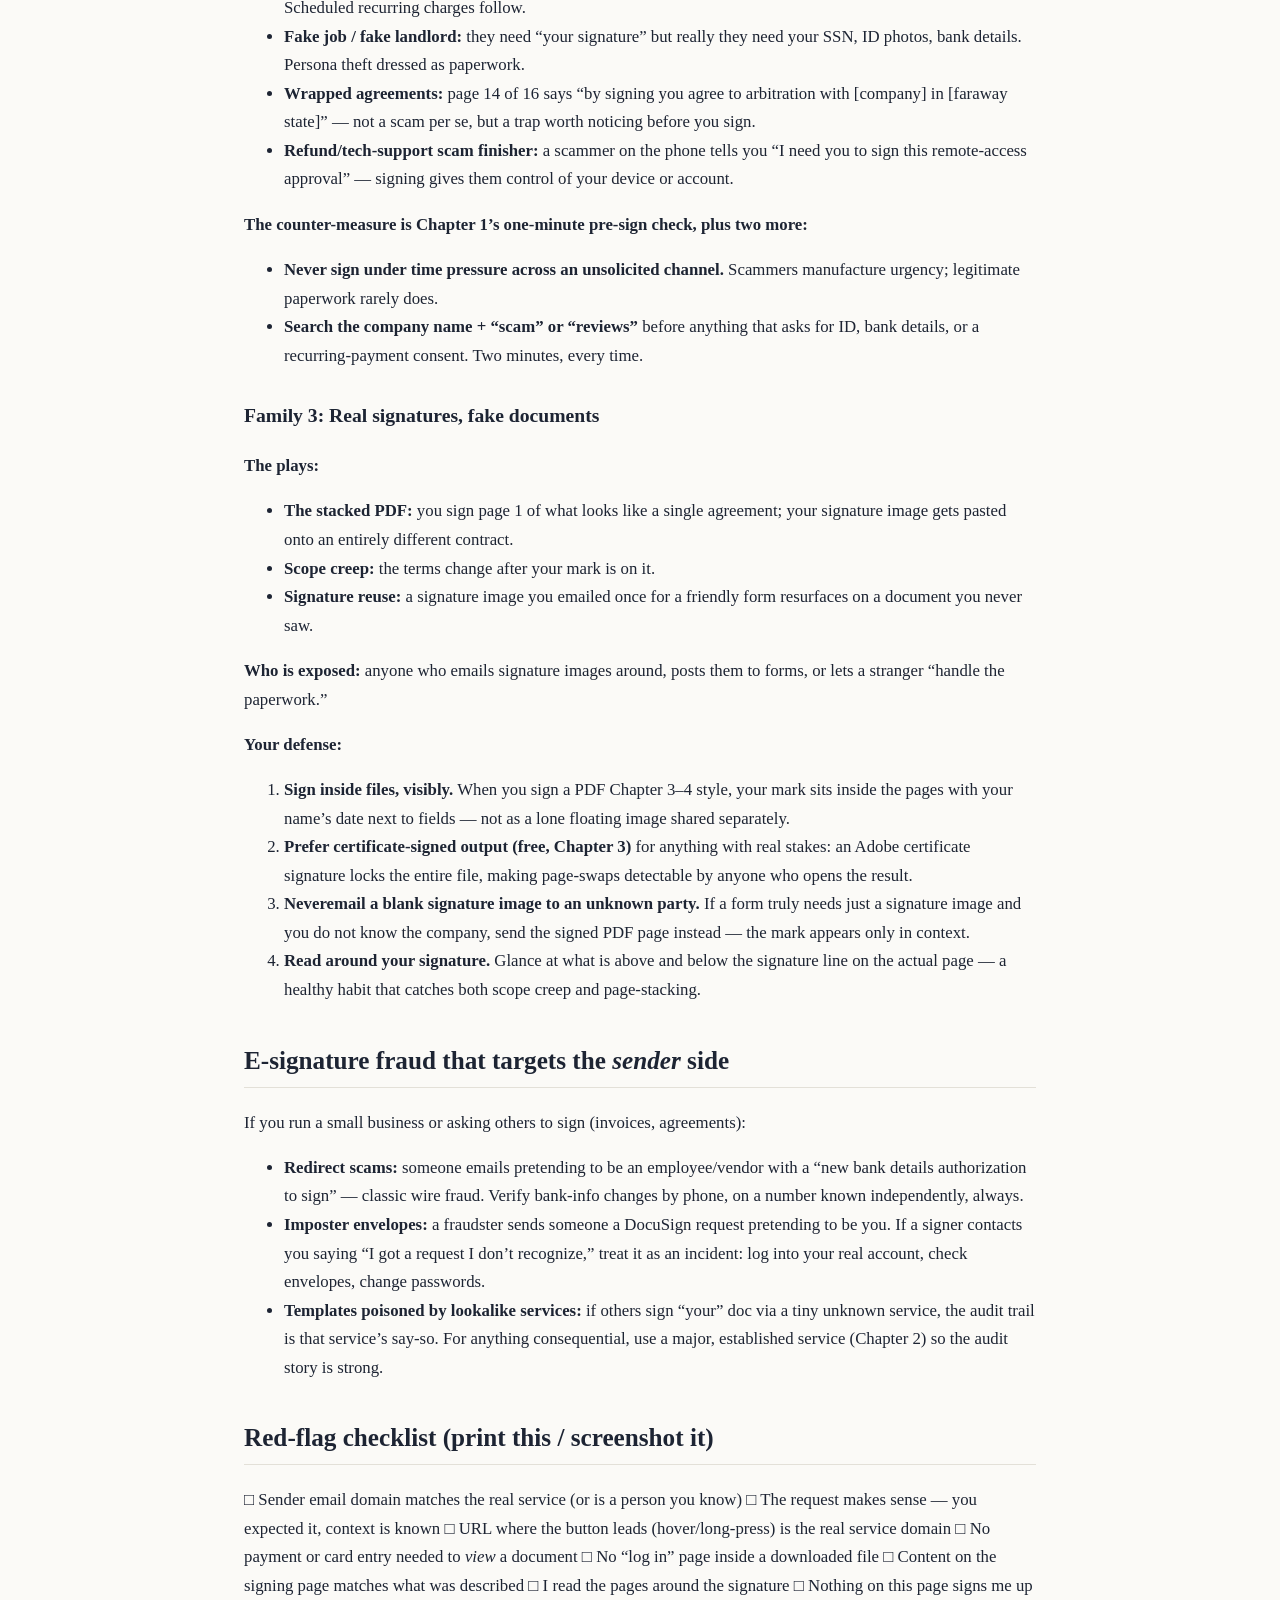
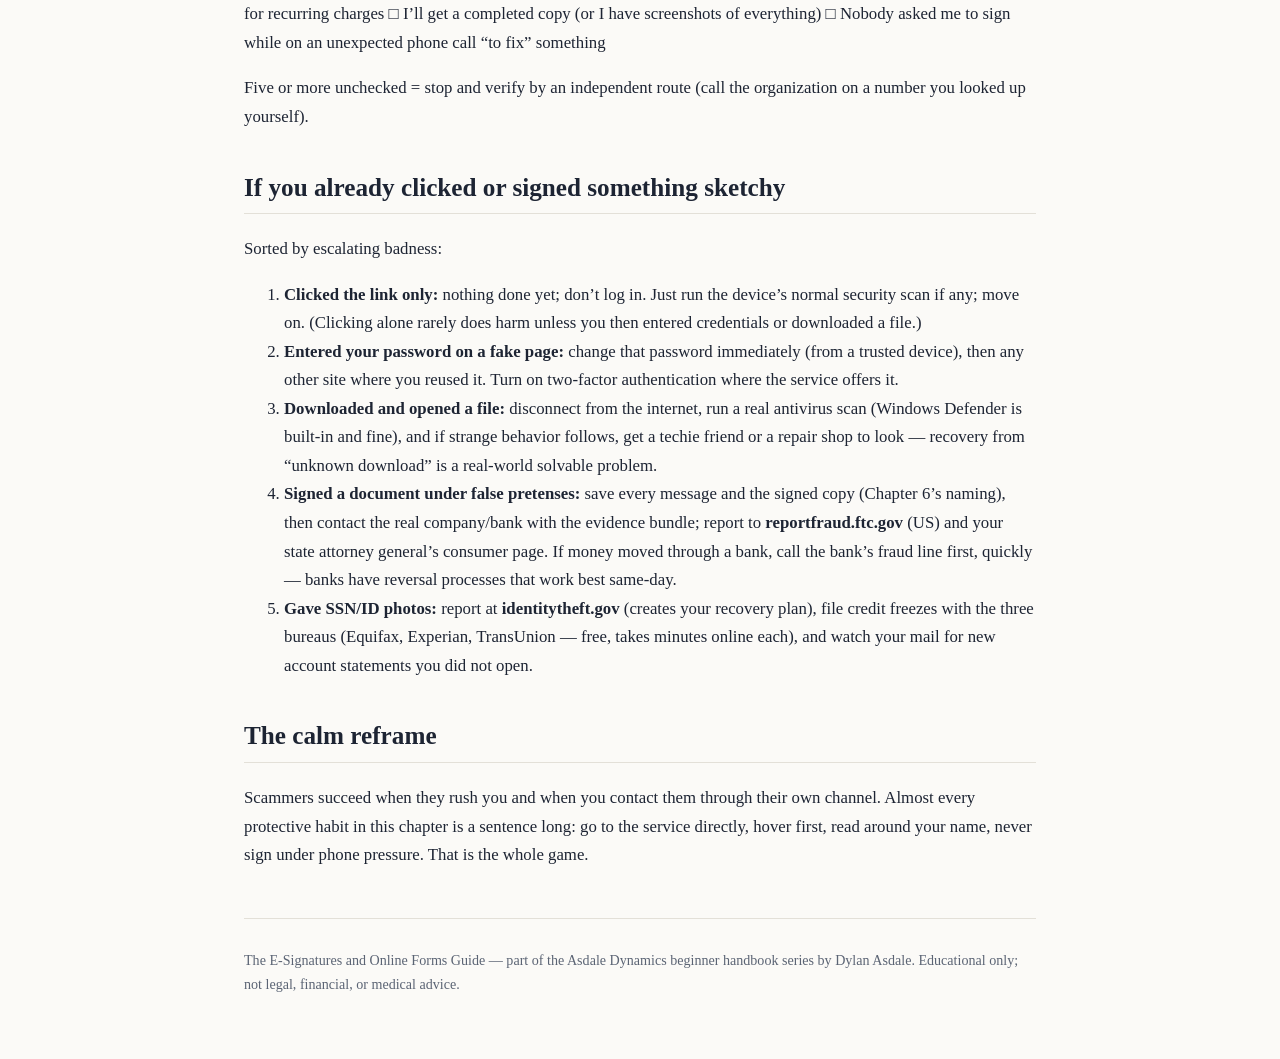
<file: site/07-spotting-signature-scams.html>
<!DOCTYPE html>
<html lang="en">
<head>
<meta charset="utf-8">
<meta name="viewport" content="width=device-width, initial-scale=1">
<meta name="description" content="Chapter 7: Spotting Signature Scams — Go paperless safely — free legal e-signatures, every device, no panic.">
<title>Chapter 7: Spotting Signature Scams</title>
<link rel="stylesheet" href="style.css">
</head>
<body>
<header class="site-header">
  <p class="brand"><a href="index.html">The E-Signatures &amp; Online Forms Guide</a></p>
  <p class="tagline">Go paperless safely — free legal e-signatures, every device, no panic.</p>
</header>
<nav class="toc" aria-label="Chapters">
  <ul>
    <li><a href="00-introduction.html">Introduction: Going Paperless, Safely</a></li>
    <li><a href="01-esignature-basics.html">Chapter 1: Is Your E-Signature Actually Legal?</a></li>
    <li><a href="02-free-esignature-options.html">Chapter 2: Free Legal E-Signature Options</a></li>
    <li><a href="03-sign-pdf-computer.html">Chapter 3: Signing a PDF on Your Computer</a></li>
    <li><a href="04-sign-pdf-phone.html">Chapter 4: Signing a PDF on Your Phone or Tablet</a></li>
    <li><a href="05-government-insurance-forms.html">Chapter 5: Filling Government and Insurance Web Forms Without Panic</a></li>
    <li><a href="06-saving-stamped-copies.html">Chapter 6: Saving Stamped Copies</a></li>
    <li><a href="07-spotting-signature-scams.html">Chapter 7: Spotting Signature Scams</a></li>
    <li><a href="08-checklists-glossary.html">Chapter 8: Checklists, Glossary, and Quick Answers</a></li>
  </ul>
</nav>
<main>
<h1>Chapter 7: Spotting Signature Scams</h1>
<p>E-signature fraud is popular with scammers for a simple reason: the real thing is
so routine that nobody questions a &ldquo;please sign this&rdquo; email. This chapter shows you
the tells, the traps, and the recoveries. Ten minutes of reading here beats any
single tool purchase.</p>
<h2>The three big scam families</h2>
<h3>Family 1: Fake signature requests (phishing)</h3>
<p><strong>The play:</strong> an email or text that looks like a DocuSign/Dropbox Sign/Adobe
request. It says &ldquo;Document ready for signature — Review Document.&rdquo; The button
leads not to the real service, but to a credential-harvesting clone (&ldquo;log in to
view the document&rdquo;), a malware download disguised as a PDF, or a billing trap.</p>
<p><strong>The tells:</strong></p>
<ul>
<li><strong>The sender address has a real service name but a fake domain.</strong> Real DocuSign
  requests come from <code>@docusign.net</code> (yes, the request system uses <code>.net</code>; the
  company&rsquo;s main site is <code>.com</code>). Lookalikes use <code>docusign-alerts.com</code>-style
  domains, oddly spelled brand mash-ups, or a personal Gmail pretending to be HR.</li>
<li><strong>No context.</strong> You have no pending signature with &ldquo;the accounting department,&rdquo;
  no pending lease, no deal. Real requests have context.</li>
<li><strong>Urgency:</strong> &ldquo;expires in 24 hours,&rdquo; &ldquo;final notice,&rdquo; &ldquo;resignature required today.&rdquo;
  Real services do warn about expiring envelopes, but combined with a fake domain
  urgency is a scam tell, not a service feature.</li>
<li><strong>Hover the button.</strong> On a computer, hover (don&rsquo;t click) and read the URL in the
  corner. It should be the real service domain. On a phone, long-press the link to
  preview the URL. If the pre-click link shows a different site than the visible
  text, done — close it.</li>
<li><strong>Attachment called something like <code>doc_8823.pdf.zip</code> or an HTML file</strong> that
  opens a &ldquo;log in to view&rdquo; page. No legitimate service sends you a zip of a
  signature. No service asks you to &ldquo;log in&rdquo; from an HTML attachment.</li>
</ul>
<p><strong>Safe pattern to build:</strong> if an email says &ldquo;sign here,&rdquo; but you expected it, go
to that service yourself — open a new browser tab, type the service&rsquo;s real address
or use the app on your phone, and log in there to see the pending request. Never
follow the emailed link on first contact. If the request is real, it will be
sitting in your real account&rsquo;s dashboard.</p>
<h3>Family 2: You are the one being scammed into signing</h3>
<p><strong>The play:</strong> a signing request whose <em>content</em> is the trap. Common ones:</p>
<ul>
<li><strong>Free-trial burial:</strong> &ldquo;sign to download your report&rdquo; — the doc includes terms
  enrolling you in a subscription. Scheduled recurring charges follow.</li>
<li><strong>Fake job / fake landlord:</strong> they need &ldquo;your signature&rdquo; but really they need
  your SSN, ID photos, bank details. Persona theft dressed as paperwork.</li>
<li><strong>Wrapped agreements:</strong> page 14 of 16 says &ldquo;by signing you agree to arbitration
  with [company] in [faraway state]&rdquo; — not a scam per se, but a trap worth
  noticing before you sign.</li>
<li><strong>Refund/tech-support scam finisher:</strong> a scammer on the phone tells you &ldquo;I need
  you to sign this remote-access approval&rdquo; — signing gives them control of your
  device or account.</li>
</ul>
<p><strong>The counter-measure is Chapter 1&rsquo;s one-minute pre-sign check, plus two more:</strong></p>
<ul>
<li><strong>Never sign under time pressure across an unsolicited channel.</strong> Scammers
  manufacture urgency; legitimate paperwork rarely does.</li>
<li><strong>Search the company name + &ldquo;scam&rdquo; or &ldquo;reviews&rdquo;</strong> before anything that asks for
  ID, bank details, or a recurring-payment consent. Two minutes, every time.</li>
</ul>
<h3>Family 3: Real signatures, fake documents</h3>
<p><strong>The plays:</strong></p>
<ul>
<li><strong>The stacked PDF:</strong> you sign page 1 of what looks like a single agreement; your
  signature image gets pasted onto an entirely different contract.</li>
<li><strong>Scope creep:</strong> the terms change after your mark is on it.</li>
<li><strong>Signature reuse:</strong> a signature image you emailed once for a friendly form
  resurfaces on a document you never saw.</li>
</ul>
<p><strong>Who is exposed:</strong> anyone who emails signature images around, posts them to
forms, or lets a stranger &ldquo;handle the paperwork.&rdquo;</p>
<p><strong>Your defense:</strong></p>
<ol>
<li><strong>Sign inside files, visibly.</strong> When you sign a PDF Chapter 3–4 style, your mark
   sits inside the pages with your name&rsquo;s date next to fields — not as a lone
   floating image shared separately.</li>
<li><strong>Prefer certificate-signed output (free, Chapter 3)</strong> for anything with real
   stakes: an Adobe certificate signature locks the entire file, making
   page-swaps detectable by anyone who opens the result.</li>
<li><strong>Neveremail a blank signature image to an unknown party.</strong> If a form truly
   needs just a signature image and you do not know the company, send the signed
   PDF page instead — the mark appears only in context.</li>
<li><strong>Read around your signature.</strong> Glance at what is above and below the signature
   line on the actual page — a healthy habit that catches both scope creep and
   page-stacking.</li>
</ol>
<h2>E-signature fraud that targets the <em>sender</em> side</h2>
<p>If you run a small business or asking others to sign (invoices, agreements):</p>
<ul>
<li><strong>Redirect scams:</strong> someone emails pretending to be an employee/vendor with a
  &ldquo;new bank details authorization to sign&rdquo; — classic wire fraud. Verify bank-info
  changes by phone, on a number known independently, always.</li>
<li><strong>Imposter envelopes:</strong> a fraudster sends someone a DocuSign request pretending
  to be you. If a signer contacts you saying &ldquo;I got a request I don&rsquo;t recognize,&rdquo;
  treat it as an incident: log into your real account, check envelopes, change
  passwords.</li>
<li><strong>Templates poisoned by lookalike services:</strong> if others sign &ldquo;your&rdquo; doc via a
  tiny unknown service, the audit trail is that service&rsquo;s say-so. For anything
  consequential, use a major, established service (Chapter 2) so the audit story
  is strong.</li>
</ul>
<h2>Red-flag checklist (print this / screenshot it)</h2>
<p>□ Sender email domain matches the real service (or is a person you know)
□ The request makes sense — you expected it, context is known
□ URL where the button leads (hover/long-press) is the real service domain
□ No payment or card entry needed to <em>view</em> a document
□ No &ldquo;log in&rdquo; page inside a downloaded file
□ Content on the signing page matches what was described
□ I read the pages around the signature
□ Nothing on this page signs me up for recurring charges
□ I&rsquo;ll get a completed copy (or I have screenshots of everything)
□ Nobody asked me to sign while on an unexpected phone call &ldquo;to fix&rdquo; something</p>
<p>Five or more unchecked = stop and verify by an independent route (call the
organization on a number you looked up yourself).</p>
<h2>If you already clicked or signed something sketchy</h2>
<p>Sorted by escalating badness:</p>
<ol>
<li><strong>Clicked the link only:</strong> nothing done yet; don&rsquo;t log in. Just run the device&rsquo;s
  normal security scan if any; move on. (Clicking alone rarely does harm unless
  you then entered credentials or downloaded a file.)</li>
<li><strong>Entered your password on a fake page:</strong> change that password immediately
   (from a trusted device), then any other site where you reused it. Turn on
   two-factor authentication where the service offers it.</li>
<li><strong>Downloaded and opened a file:</strong> disconnect from the internet, run a real
   antivirus scan (Windows Defender is built-in and fine), and if strange behavior
   follows, get a techie friend or a repair shop to look — recovery from
   &ldquo;unknown download&rdquo; is a real-world solvable problem.</li>
<li><strong>Signed a document under false pretenses:</strong> save every message and the signed
   copy (Chapter 6&rsquo;s naming), then contact the real company/bank with the evidence
   bundle; report to <strong>reportfraud.ftc.gov</strong> (US) and your state attorney general&rsquo;s
   consumer page. If money moved through a bank, call the bank&rsquo;s fraud line first,
   quickly — banks have reversal processes that work best same-day.</li>
<li><strong>Gave SSN/ID photos:</strong> report at <strong>identitytheft.gov</strong> (creates your recovery
   plan), file credit freezes with the three bureaus (Equifax, Experian,
   TransUnion — free, takes minutes online each), and watch your mail for new
   account statements you did not open.</li>
</ol>
<h2>The calm reframe</h2>
<p>Scammers succeed when they rush you and when you contact them through their own
channel. Almost every protective habit in this chapter is a sentence long: go to
the service directly, hover first, read around your name, never sign under phone
pressure. That is the whole game.</p>
</main>
<footer><p>The E-Signatures and Online Forms Guide — part of the Asdale Dynamics beginner handbook series by Dylan Asdale. Educational only; not legal, financial, or medical advice.</p></footer>
</body>
</html>
</file>
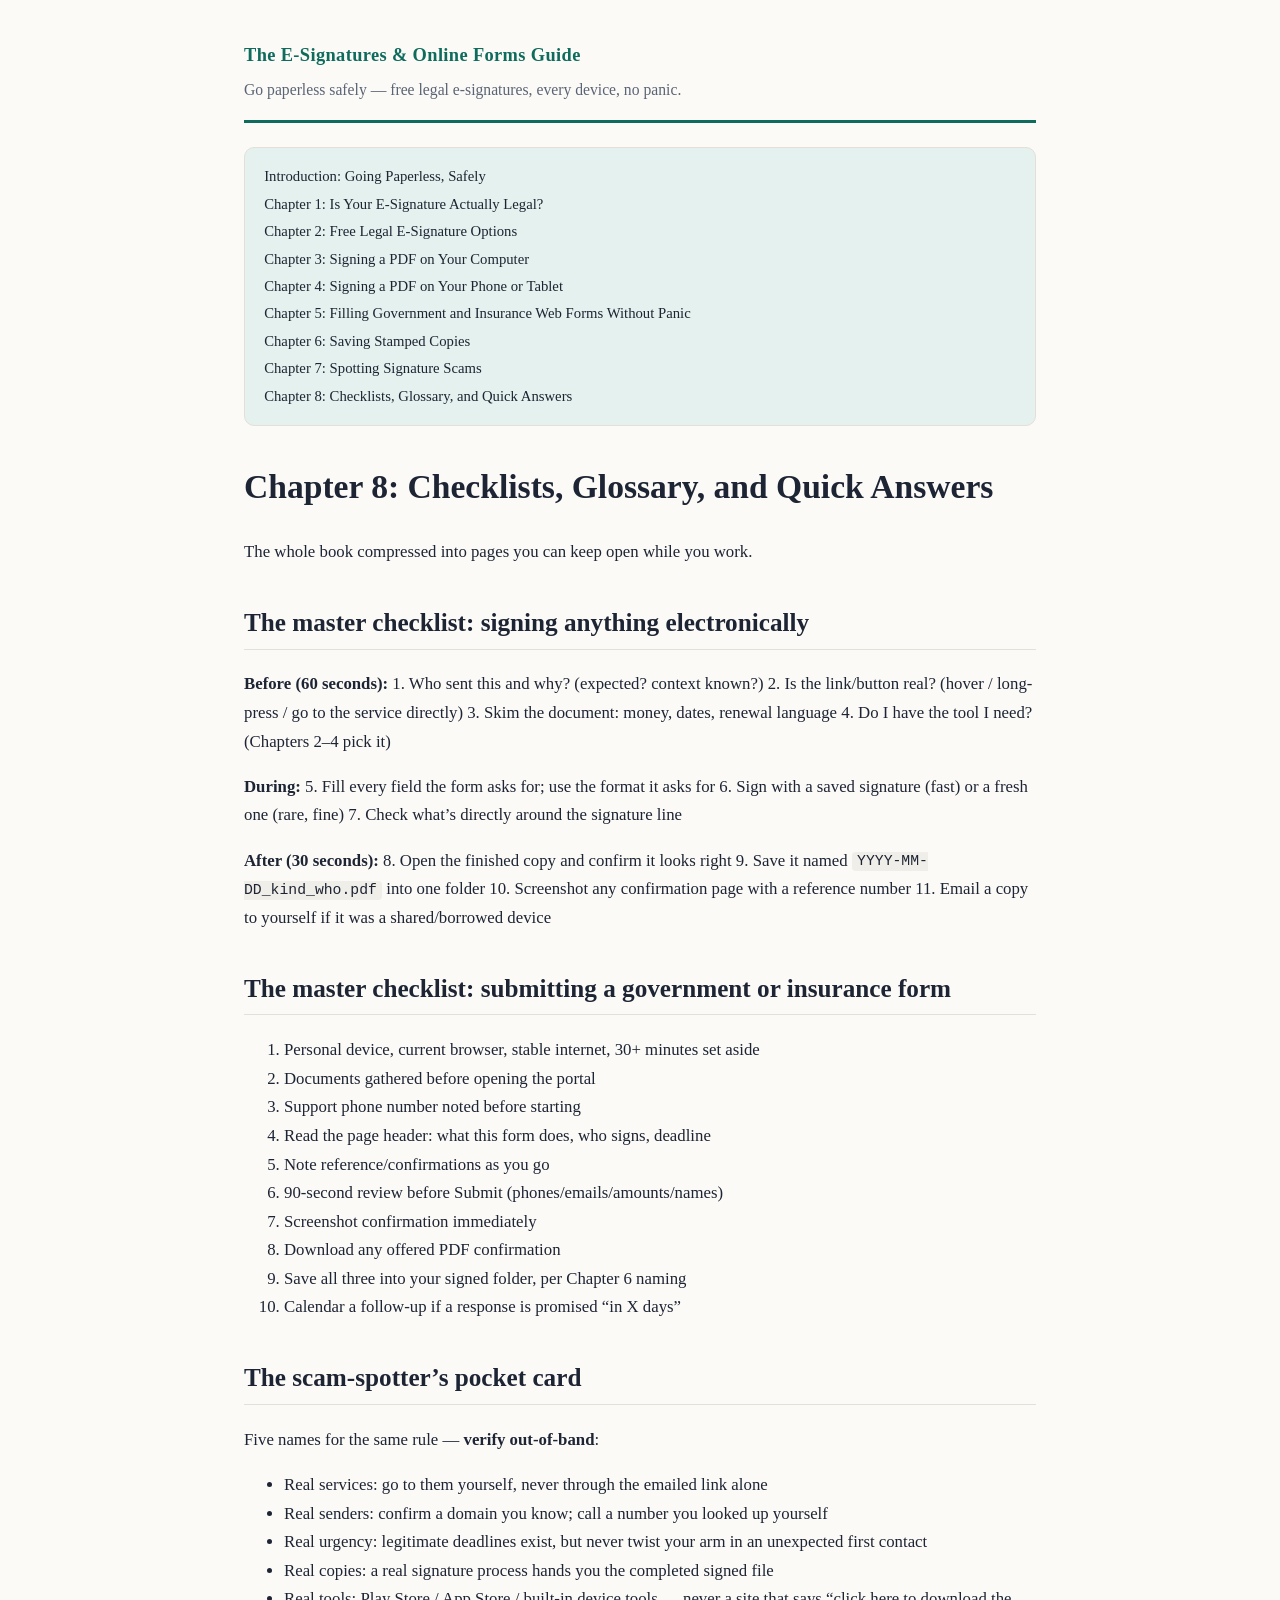
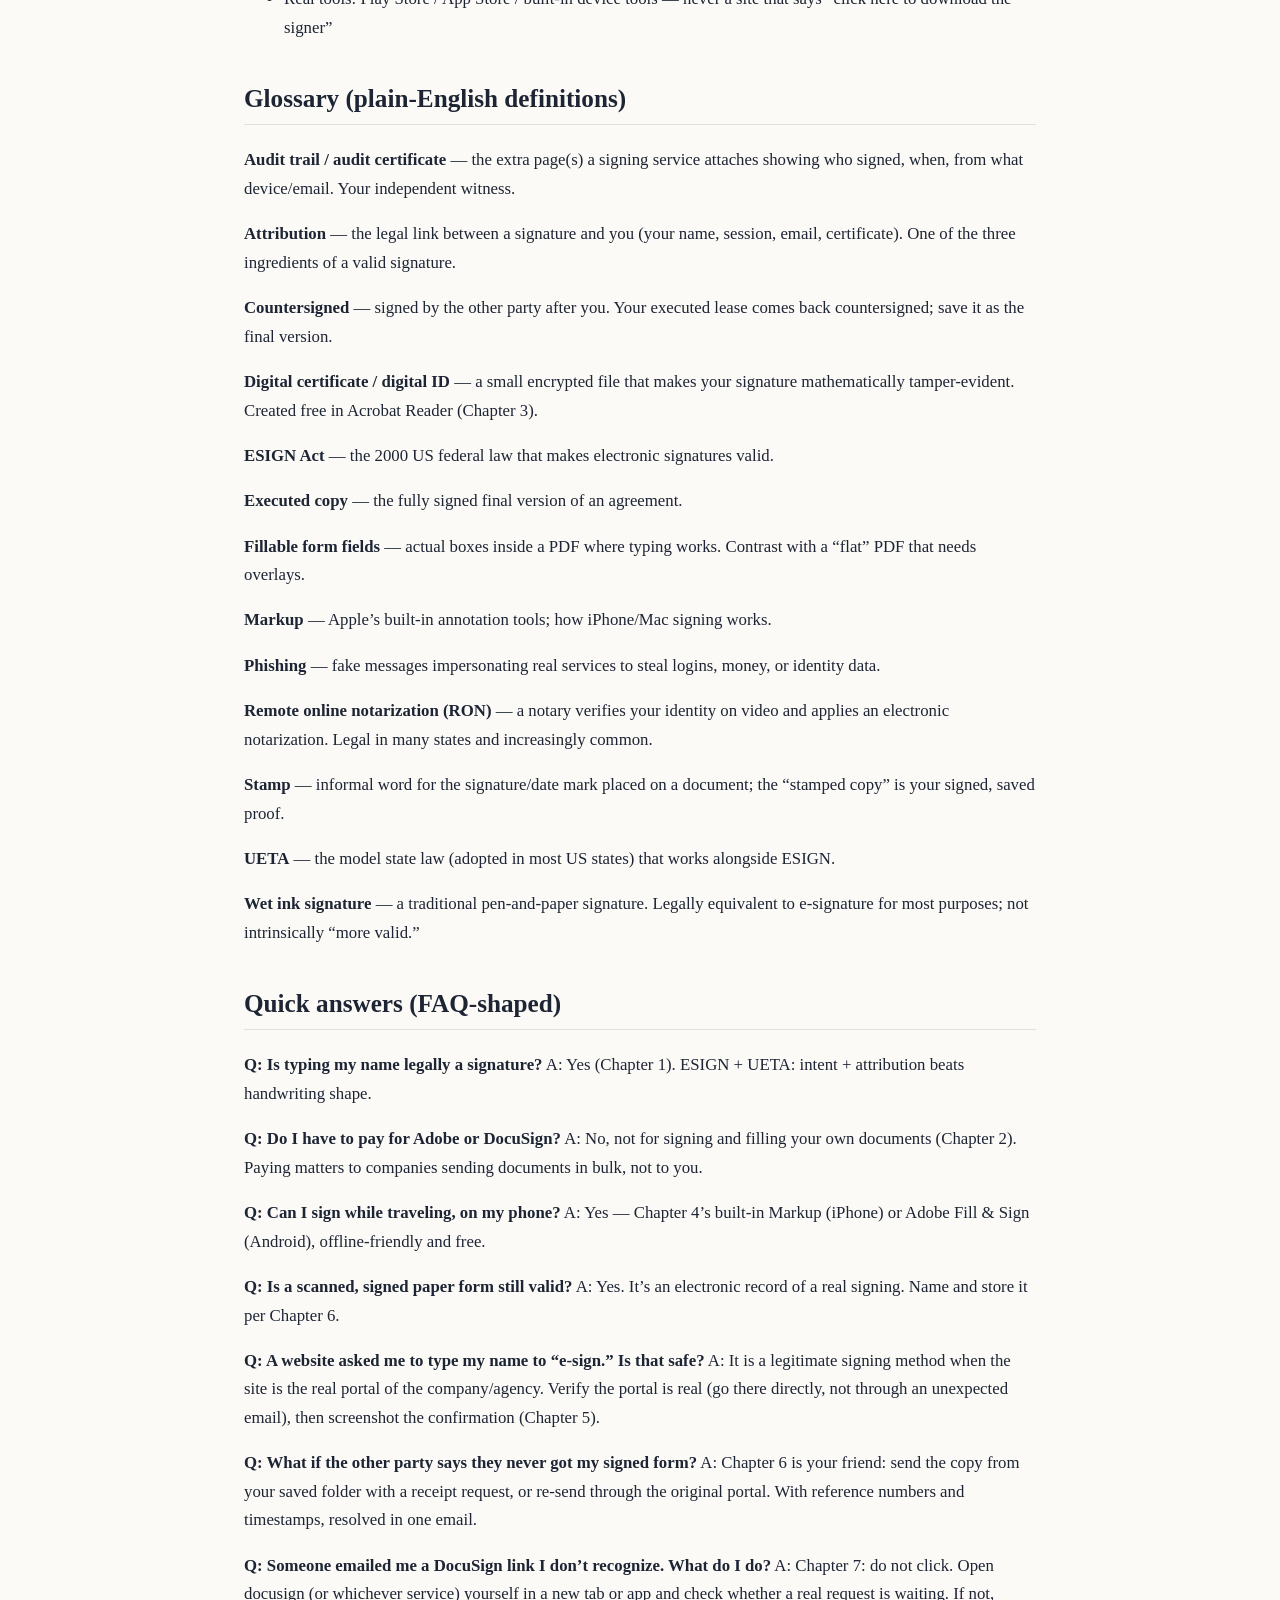
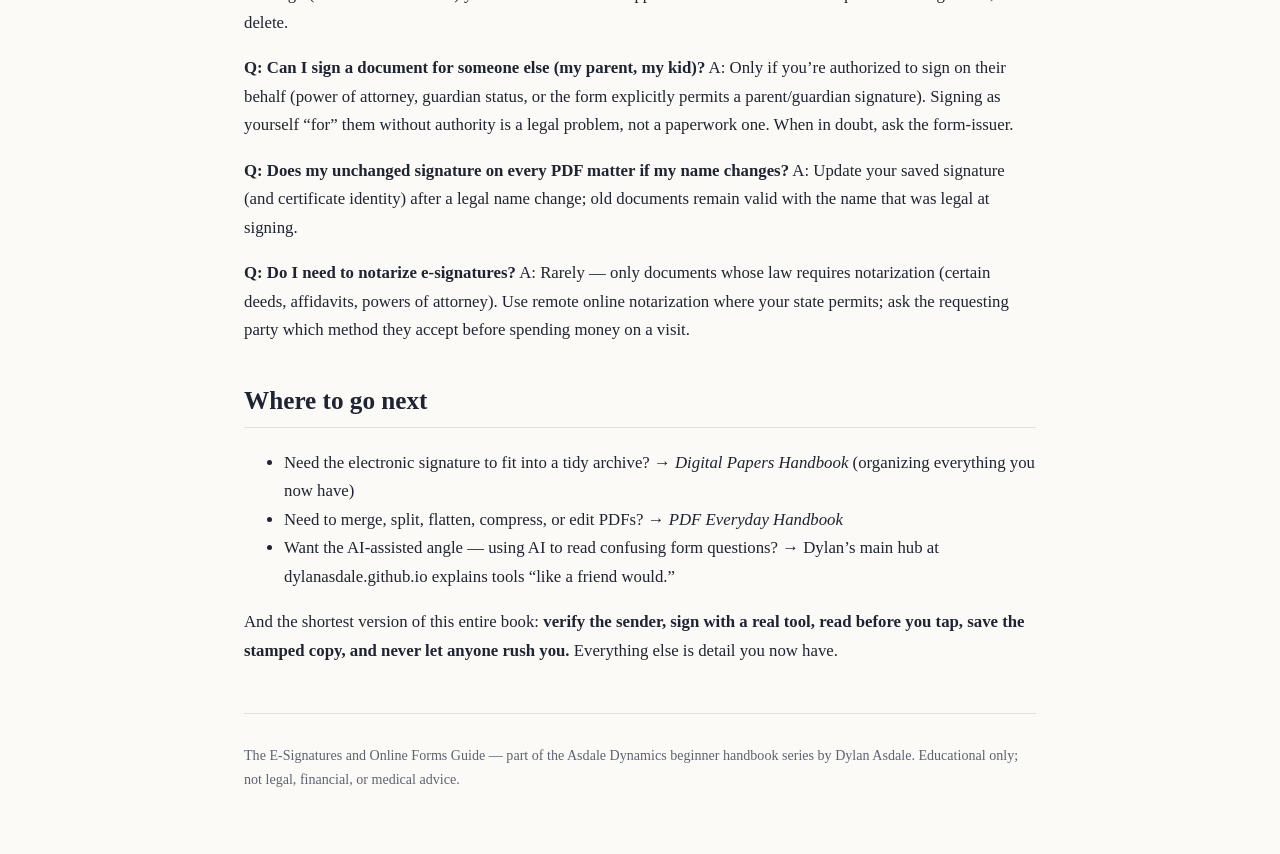
<file: site/08-checklists-glossary.html>
<!DOCTYPE html>
<html lang="en">
<head>
<meta charset="utf-8">
<meta name="viewport" content="width=device-width, initial-scale=1">
<meta name="description" content="Chapter 8: Checklists, Glossary, and Quick Answers — Go paperless safely — free legal e-signatures, every device, no panic.">
<title>Chapter 8: Checklists, Glossary, and Quick Answers</title>
<link rel="stylesheet" href="style.css">
</head>
<body>
<header class="site-header">
  <p class="brand"><a href="index.html">The E-Signatures &amp; Online Forms Guide</a></p>
  <p class="tagline">Go paperless safely — free legal e-signatures, every device, no panic.</p>
</header>
<nav class="toc" aria-label="Chapters">
  <ul>
    <li><a href="00-introduction.html">Introduction: Going Paperless, Safely</a></li>
    <li><a href="01-esignature-basics.html">Chapter 1: Is Your E-Signature Actually Legal?</a></li>
    <li><a href="02-free-esignature-options.html">Chapter 2: Free Legal E-Signature Options</a></li>
    <li><a href="03-sign-pdf-computer.html">Chapter 3: Signing a PDF on Your Computer</a></li>
    <li><a href="04-sign-pdf-phone.html">Chapter 4: Signing a PDF on Your Phone or Tablet</a></li>
    <li><a href="05-government-insurance-forms.html">Chapter 5: Filling Government and Insurance Web Forms Without Panic</a></li>
    <li><a href="06-saving-stamped-copies.html">Chapter 6: Saving Stamped Copies</a></li>
    <li><a href="07-spotting-signature-scams.html">Chapter 7: Spotting Signature Scams</a></li>
    <li><a href="08-checklists-glossary.html">Chapter 8: Checklists, Glossary, and Quick Answers</a></li>
  </ul>
</nav>
<main>
<h1>Chapter 8: Checklists, Glossary, and Quick Answers</h1>
<p>The whole book compressed into pages you can keep open while you work.</p>
<h2>The master checklist: signing anything electronically</h2>
<p><strong>Before (60 seconds):</strong>
1. Who sent this and why? (expected? context known?)
2. Is the link/button real? (hover / long-press / go to the service directly)
3. Skim the document: money, dates, renewal language
4. Do I have the tool I need? (Chapters 2–4 pick it)</p>
<p><strong>During:</strong>
5. Fill every field the form asks for; use the format it asks for
6. Sign with a saved signature (fast) or a fresh one (rare, fine)
7. Check what&rsquo;s directly around the signature line</p>
<p><strong>After (30 seconds):</strong>
8. Open the finished copy and confirm it looks right
9. Save it named <code>YYYY-MM-DD_kind_who.pdf</code> into one folder
10. Screenshot any confirmation page with a reference number
11. Email a copy to yourself if it was a shared/borrowed device</p>
<h2>The master checklist: submitting a government or insurance form</h2>
<ol>
<li>Personal device, current browser, stable internet, 30+ minutes set aside</li>
<li>Documents gathered before opening the portal</li>
<li>Support phone number noted before starting</li>
<li>Read the page header: what this form does, who signs, deadline</li>
<li>Note reference/confirmations as you go</li>
<li>90-second review before Submit (phones/emails/amounts/names)</li>
<li>Screenshot confirmation immediately</li>
<li>Download any offered PDF confirmation</li>
<li>Save all three into your signed folder, per Chapter 6 naming</li>
<li>Calendar a follow-up if a response is promised &ldquo;in X days&rdquo;</li>
</ol>
<h2>The scam-spotter&rsquo;s pocket card</h2>
<p>Five names for the same rule — <strong>verify out-of-band</strong>:</p>
<ul>
<li>Real services: go to them yourself, never through the emailed link alone</li>
<li>Real senders: confirm a domain you know; call a number you looked up yourself</li>
<li>Real urgency: legitimate deadlines exist, but never twist your arm in an
  unexpected first contact</li>
<li>Real copies: a real signature process hands you the completed signed file</li>
<li>Real tools: Play Store / App Store / built-in device tools — never a site
  that says &ldquo;click here to download the signer&rdquo;</li>
</ul>
<h2>Glossary (plain-English definitions)</h2>
<p><strong>Audit trail / audit certificate</strong> — the extra page(s) a signing service attaches
showing who signed, when, from what device/email. Your independent witness.</p>
<p><strong>Attribution</strong> — the legal link between a signature and you (your name, session,
email, certificate). One of the three ingredients of a valid signature.</p>
<p><strong>Countersigned</strong> — signed by the other party after you. Your executed lease comes
back countersigned; save it as the final version.</p>
<p><strong>Digital certificate / digital ID</strong> — a small encrypted file that makes your
signature mathematically tamper-evident. Created free in Acrobat Reader
(Chapter 3).</p>
<p><strong>ESIGN Act</strong> — the 2000 US federal law that makes electronic signatures valid.</p>
<p><strong>Executed copy</strong> — the fully signed final version of an agreement.</p>
<p><strong>Fillable form fields</strong> — actual boxes inside a PDF where typing works. Contrast
with a &ldquo;flat&rdquo; PDF that needs overlays.</p>
<p><strong>Markup</strong> — Apple&rsquo;s built-in annotation tools; how iPhone/Mac signing works.</p>
<p><strong>Phishing</strong> — fake messages impersonating real services to steal logins, money,
or identity data.</p>
<p><strong>Remote online notarization (RON)</strong> — a notary verifies your identity on video
and applies an electronic notarization. Legal in many states and increasingly
common.</p>
<p><strong>Stamp</strong> — informal word for the signature/date mark placed on a document; the
&ldquo;stamped copy&rdquo; is your signed, saved proof.</p>
<p><strong>UETA</strong> — the model state law (adopted in most US states) that works alongside
ESIGN.</p>
<p><strong>Wet ink signature</strong> — a traditional pen-and-paper signature. Legally equivalent
to e-signature for most purposes; not intrinsically &ldquo;more valid.&rdquo;</p>
<h2>Quick answers (FAQ-shaped)</h2>
<p><strong>Q: Is typing my name legally a signature?</strong>
A: Yes (Chapter 1). ESIGN + UETA: intent + attribution beats handwriting shape.</p>
<p><strong>Q: Do I have to pay for Adobe or DocuSign?</strong>
A: No, not for signing and filling your own documents (Chapter 2). Paying matters
to companies sending documents in bulk, not to you.</p>
<p><strong>Q: Can I sign while traveling, on my phone?</strong>
A: Yes — Chapter 4&rsquo;s built-in Markup (iPhone) or Adobe Fill &amp; Sign (Android),
offline-friendly and free.</p>
<p><strong>Q: Is a scanned, signed paper form still valid?</strong>
A: Yes. It&rsquo;s an electronic record of a real signing. Name and store it per
Chapter 6.</p>
<p><strong>Q: A website asked me to type my name to &ldquo;e-sign.&rdquo; Is that safe?</strong>
A: It is a legitimate signing method when the site is the real portal of the
company/agency. Verify the portal is real (go there directly, not through an
unexpected email), then screenshot the confirmation (Chapter 5).</p>
<p><strong>Q: What if the other party says they never got my signed form?</strong>
A: Chapter 6 is your friend: send the copy from your saved folder with a receipt
request, or re-send through the original portal. With reference numbers and
timestamps, resolved in one email.</p>
<p><strong>Q: Someone emailed me a DocuSign link I don&rsquo;t recognize. What do I do?</strong>
A: Chapter 7: do not click. Open docusign (or whichever service) yourself in a
new tab or app and check whether a real request is waiting. If not, delete.</p>
<p><strong>Q: Can I sign a document for someone else (my parent, my kid)?</strong>
A: Only if you&rsquo;re authorized to sign on their behalf (power of attorney, guardian
status, or the form explicitly permits a parent/guardian signature). Signing as
yourself &ldquo;for&rdquo; them without authority is a legal problem, not a paperwork one.
When in doubt, ask the form-issuer.</p>
<p><strong>Q: Does my unchanged signature on every PDF matter if my name changes?</strong>
A: Update your saved signature (and certificate identity) after a legal name
change; old documents remain valid with the name that was legal at signing.</p>
<p><strong>Q: Do I need to notarize e-signatures?</strong>
A: Rarely — only documents whose law requires notarization (certain deeds, affidavits,
powers of attorney). Use remote online notarization where your state permits; ask
the requesting party which method they accept before spending money on a visit.</p>
<h2>Where to go next</h2>
<ul>
<li>Need the electronic signature to fit into a tidy archive? → <em>Digital Papers
  Handbook</em> (organizing everything you now have)</li>
<li>Need to merge, split, flatten, compress, or edit PDFs? → <em>PDF Everyday
  Handbook</em></li>
<li>Want the AI-assisted angle — using AI to read confusing form questions? →
  Dylan&rsquo;s main hub at dylanasdale.github.io explains tools &ldquo;like a friend would.&rdquo;</li>
</ul>
<p>And the shortest version of this entire book: <strong>verify the sender, sign with a
real tool, read before you tap, save the stamped copy, and never let anyone rush
you.</strong> Everything else is detail you now have.</p>
</main>
<footer><p>The E-Signatures and Online Forms Guide — part of the Asdale Dynamics beginner handbook series by Dylan Asdale. Educational only; not legal, financial, or medical advice.</p></footer>
</body>
</html>
</file>
<file: site/style.css>
:root {
  --ink: #1d2433;
  --muted: #5b6474;
  --paper: #fbfaf7;
  --card: #ffffff;
  --accent: #0f6b5c;
  --accent-soft: #e4f1ee;
  --line: #e3e0d8;
}

* { box-sizing: border-box; }

html { scroll-behavior: smooth; }

body {
  margin: 0 auto;
  max-width: 52rem;
  padding: 0 1.25rem 3rem;
  font-family: Georgia, "Times New Roman", serif;
  font-size: 1.05rem;
  line-height: 1.7;
  color: var(--ink);
  background: var(--paper);
}

.site-header {
  padding: 2.5rem 0 1rem;
  border-bottom: 3px solid var(--accent);
  margin-bottom: 1.5rem;
}

.brand {
  margin: 0;
  font-size: 1.15rem;
  font-weight: bold;
  letter-spacing: 0.02em;
}

.brand a { color: var(--accent); text-decoration: none; }
.brand a:hover { text-decoration: underline; }

.tagline {
  margin: 0.35rem 0 0;
  color: var(--muted);
  font-size: 0.98rem;
}

nav.toc {
  background: var(--accent-soft);
  border: 1px solid var(--line);
  border-radius: 10px;
  padding: 0.9rem 1.2rem;
  margin-bottom: 2rem;
  font-size: 0.92rem;
}

nav.toc ul { margin: 0; padding: 0; list-style: none; }
nav.toc li { margin: 0.15rem 0; }
nav.toc a { color: var(--ink); text-decoration: none; }
nav.toc a:hover { color: var(--accent); text-decoration: underline; }

main h2 {
  margin-top: 2.2rem;
  padding-bottom: 0.25rem;
  border-bottom: 1px solid var(--line);
}

main h3 { margin-top: 1.8rem; }

a { color: var(--accent); }

table {
  width: 100%;
  border-collapse: collapse;
  font-size: 0.95rem;
  margin: 1rem 0;
}

th, td {
  border: 1px solid var(--line);
  padding: 0.45rem 0.7rem;
  text-align: left;
  vertical-align: top;
}

th { background: var(--accent-soft); }

code {
  font-family: "SF Mono", Consolas, Menlo, monospace;
  font-size: 0.88em;
  background: #f0eee8;
  padding: 0.1em 0.35em;
  border-radius: 4px;
}

pre {
  background: #f0eee8;
  border: 1px solid var(--line);
  border-radius: 8px;
  padding: 0.8rem 1rem;
  overflow-x: auto;
}

pre code { background: none; padding: 0; }

blockquote {
  margin: 1rem 0;
  padding: 0.4rem 1rem;
  border-left: 4px solid var(--accent);
  background: var(--accent-soft);
  color: var(--muted);
}

hr { border: none; border-top: 1px solid var(--line); margin: 2rem 0; }

.intro h1 { margin-top: 0; }
.cards { margin: 2rem 0; }
.card-list { padding-left: 0; list-style-position: inside; }
.card-list li {
  margin: 0.4rem 0;
  padding: 0.7rem 1rem;
  background: var(--card);
  border: 1px solid var(--line);
  border-radius: 10px;
}
.card-list a { text-decoration: none; display: flex; justify-content: space-between; gap: 1rem; flex-wrap: wrap; }
.chapter-link { color: var(--muted); font-size: 0.9rem; }
.card-list a:hover .chapter-title { text-decoration: underline; color: var(--accent); }

.siblings ul { line-height: 1.8; }

footer {
  margin-top: 3rem;
  padding-top: 1rem;
  border-top: 1px solid var(--line);
  color: var(--muted);
  font-size: 0.88rem;
}

@media (max-width: 640px) {
  body { font-size: 1rem; }
  table { font-size: 0.88rem; }
}
</file>
